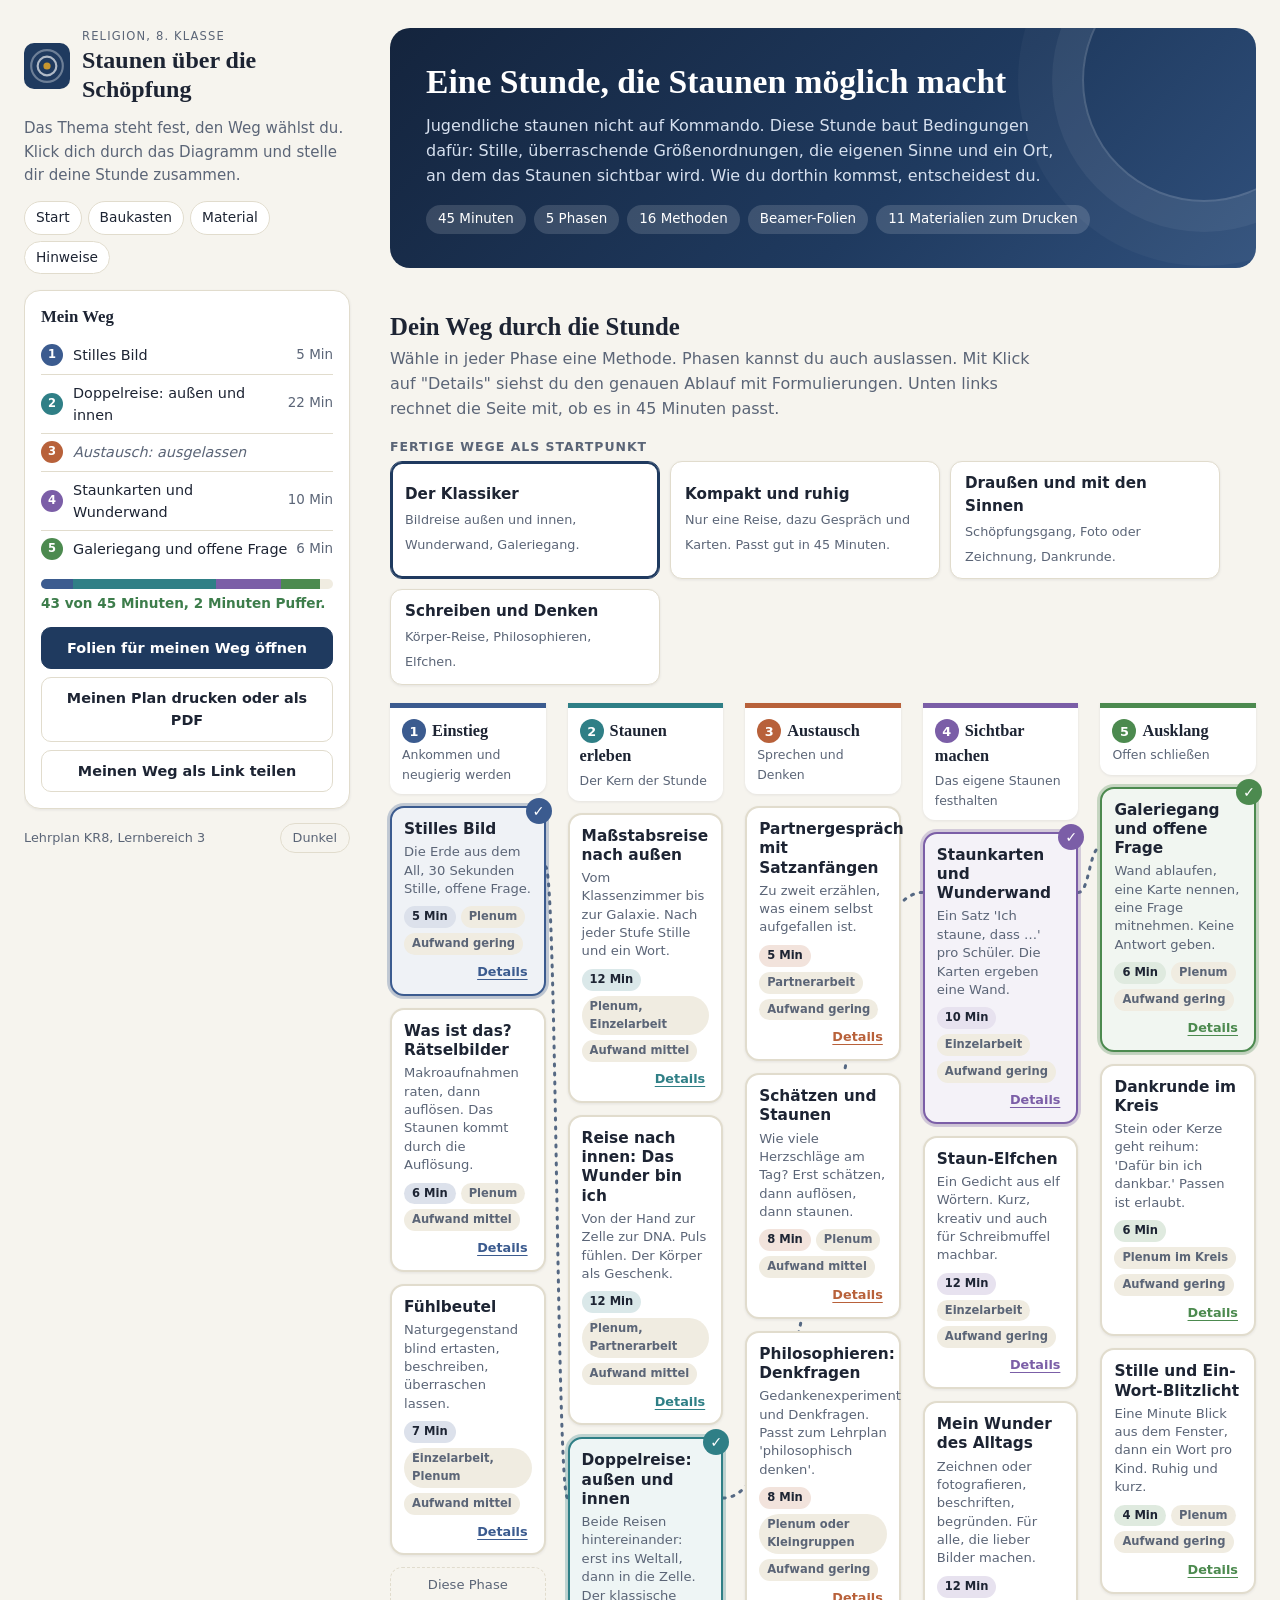
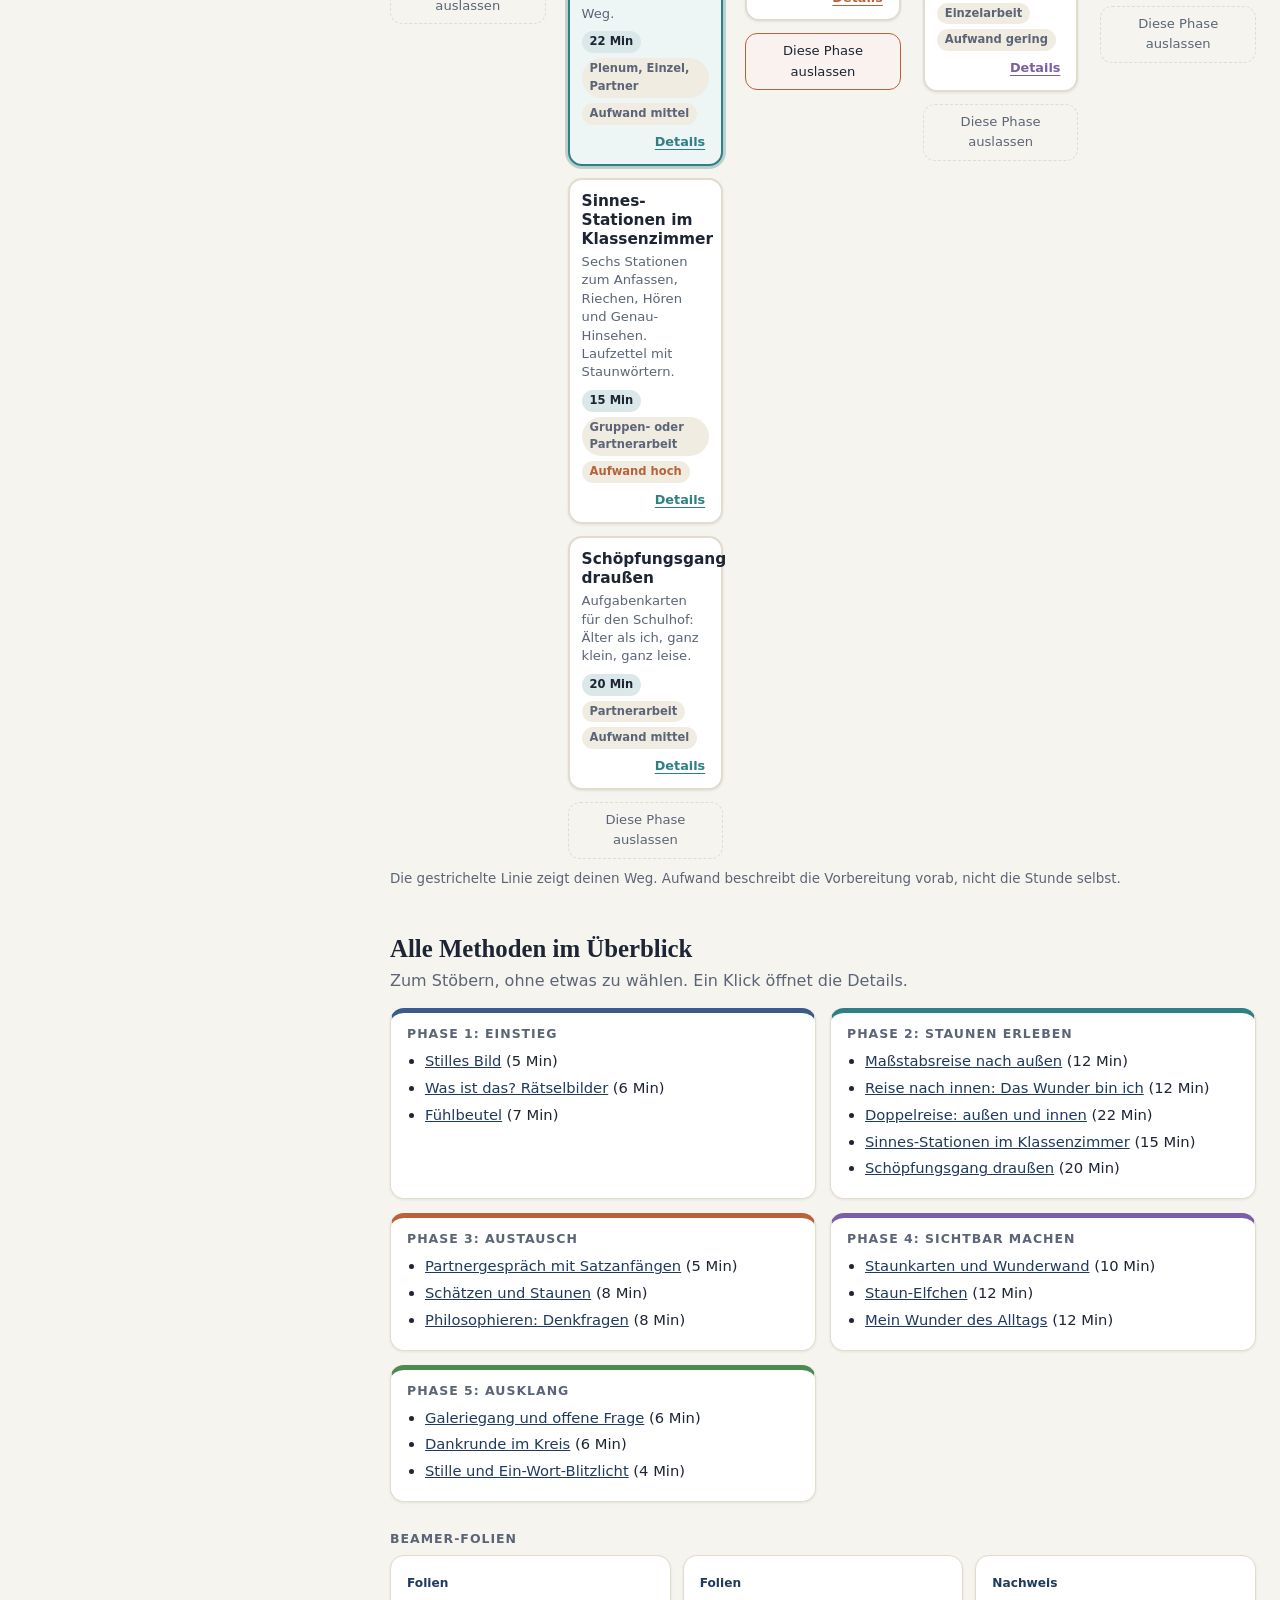
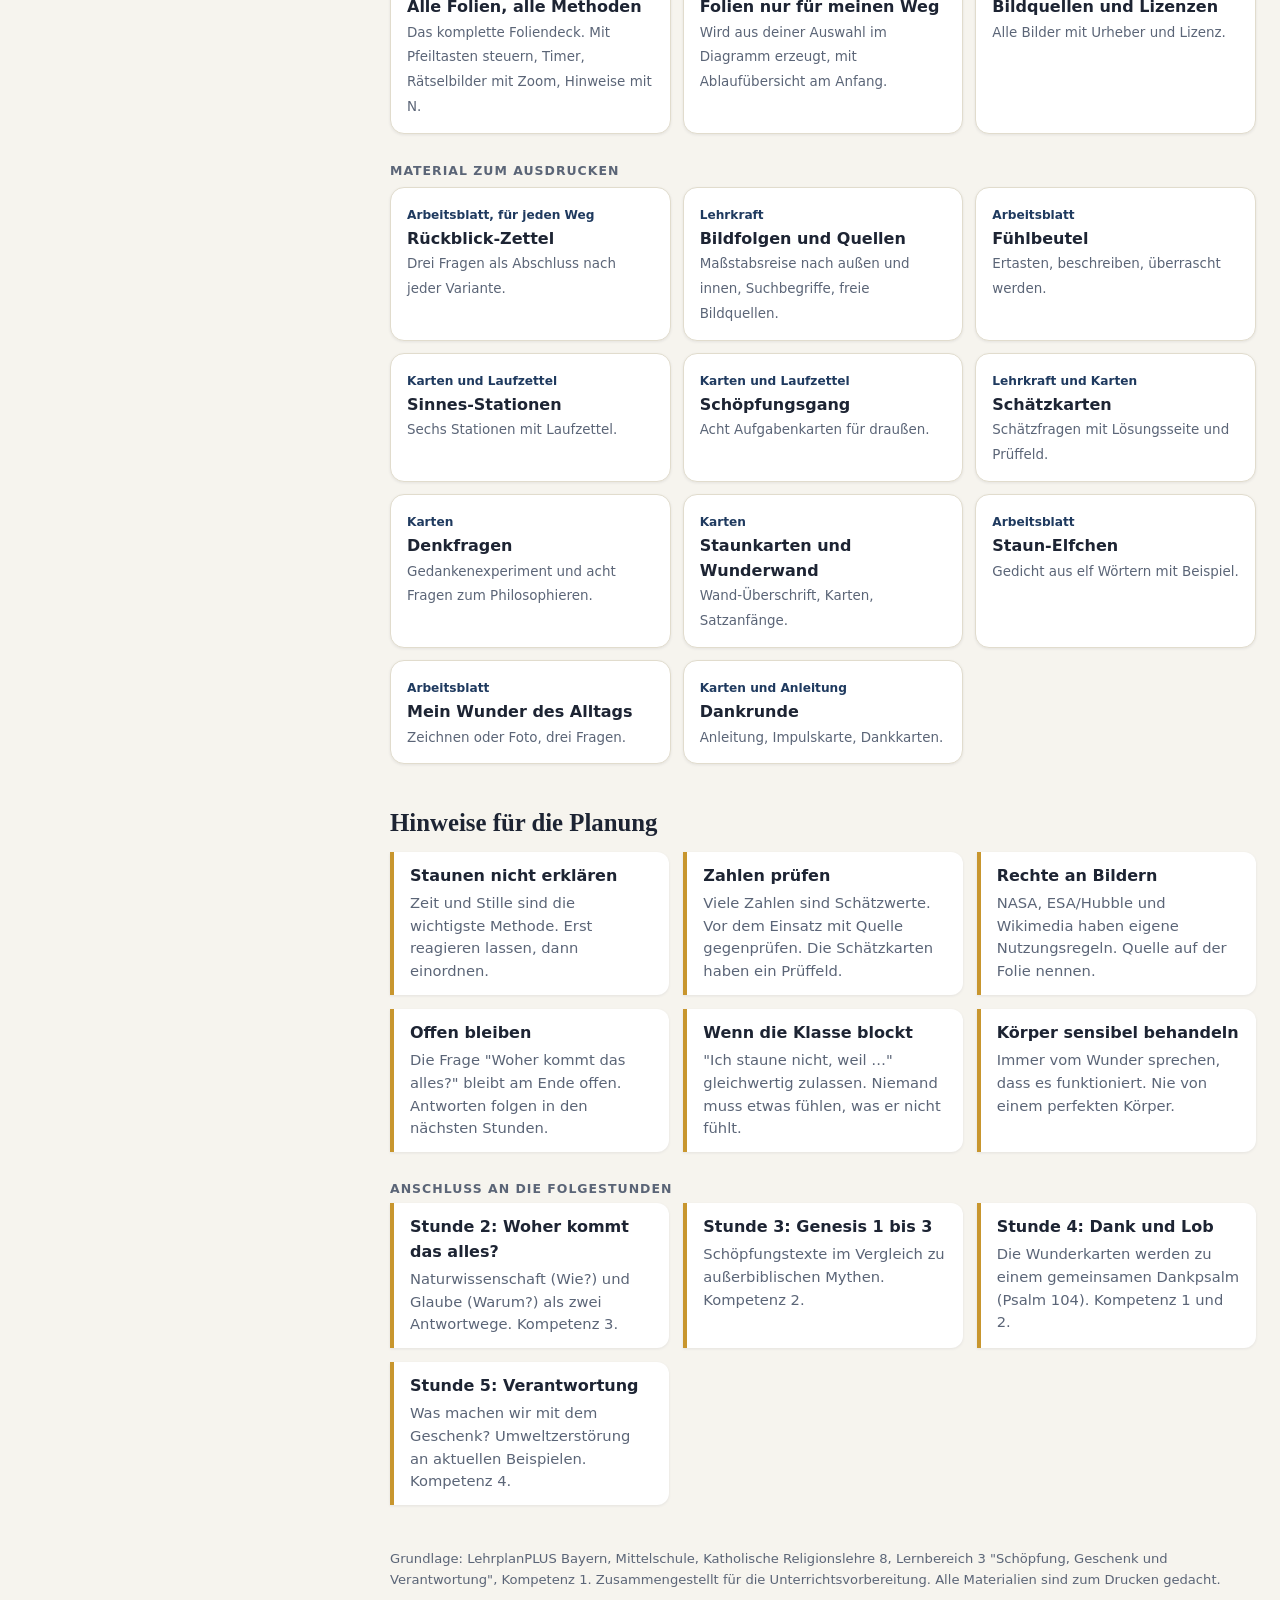
<file: index.html>
<!DOCTYPE html>
<html lang="de">
<head>
<meta charset="utf-8">
<meta name="viewport" content="width=device-width, initial-scale=1">
<title>Staunen über die Schöpfung</title>
<meta name="description" content="Stunden-Baukasten für Religion in der 8. Klasse: Wege wählen, Methoden vergleichen, Material ausdrucken.">
<link rel="icon" href="data:image/svg+xml,%3Csvg xmlns='http://www.w3.org/2000/svg' viewBox='0 0 64 64'%3E%3Crect width='64' height='64' rx='14' fill='%231f3a5f'/%3E%3Ccircle cx='32' cy='32' r='22' fill='none' stroke='%23fff' stroke-opacity='.35' stroke-width='3'/%3E%3Ccircle cx='32' cy='32' r='13' fill='none' stroke='%23fff' stroke-opacity='.65' stroke-width='3'/%3E%3Ccircle cx='32' cy='32' r='5' fill='%23c8962e'/%3E%3C/svg%3E">
<link rel="stylesheet" href="style.css">
</head>
<body>
<div class="shell">

  <aside class="side">
    <div class="id">
      <svg class="logo" viewBox="0 0 64 64" aria-hidden="true"><rect width="64" height="64" rx="14" fill="#1f3a5f"/><circle cx="32" cy="32" r="22" fill="none" stroke="#fff" stroke-opacity=".35" stroke-width="3"/><circle cx="32" cy="32" r="13" fill="none" stroke="#fff" stroke-opacity=".65" stroke-width="3"/><circle cx="32" cy="32" r="5" fill="#c8962e"/></svg>
      <div><div class="kicker">Religion, 8. Klasse</div><h1>Staunen über die Schöpfung</h1></div>
    </div>
    <p class="lead">Das Thema steht fest, den Weg wählst du. Klick dich durch das Diagramm und stelle dir deine Stunde zusammen.</p>
    <nav class="mainnav" aria-label="Bereiche">
      <a href="#start">Start</a><a href="#baukasten">Baukasten</a><a href="#bibliothek">Material</a><a href="#hinweise">Hinweise</a>
    </nav>

    <div class="panel" aria-live="polite">
      <h2>Mein Weg</h2>
      <ul class="weg" id="weglist"></ul>
      <div class="timebar" id="timebar"></div>
      <div class="timetext" id="timetext"></div>
      <div class="actions">
        <button class="btn primary" id="openSlides" type="button">Folien für meinen Weg öffnen</button>
        <button class="btn" id="printPlan" type="button">Meinen Plan drucken oder als PDF</button>
        <button class="btn" id="copyLink" type="button">Meinen Weg als Link teilen</button>
      </div>
      <div class="linkrow" id="linkrow"><input id="linkinput" readonly aria-label="Link zu meinem Weg"></div>
    </div>

    <div class="sidefoot"><span>Lehrplan KR8, Lernbereich 3</span><button class="theme" id="theme" type="button">Dunkel</button></div>
  </aside>

  <main>
    <section id="start">
      <div class="hero">
        <h2>Eine Stunde, die Staunen möglich macht</h2>
        <p>Jugendliche staunen nicht auf Kommando. Diese Stunde baut Bedingungen dafür: Stille, überraschende Größenordnungen, die eigenen Sinne und ein Ort, an dem das Staunen sichtbar wird. Wie du dorthin kommst, entscheidest du.</p>
        <div class="chiprow"><span>45 Minuten</span><span>5 Phasen</span><span>16 Methoden</span><span>Beamer-Folien</span><span>11 Materialien zum Drucken</span></div>
      </div>
    </section>

    <section id="baukasten">
      <div class="secthead">
        <div>
          <h2>Dein Weg durch die Stunde</h2>
          <p>Wähle in jeder Phase eine Methode. Phasen kannst du auch auslassen. Mit Klick auf "Details" siehst du den genauen Ablauf mit Formulierungen. Unten links rechnet die Seite mit, ob es in 45 Minuten passt.</p>
        </div>
      </div>
      <h3>Fertige Wege als Startpunkt</h3>
      <div class="presets" id="presets"></div>
      <div class="board" id="board">
        <svg id="links" aria-hidden="true"></svg>
        <div class="cols" id="cols" role="radiogroup" aria-label="Methoden pro Phase"></div>
      </div>
      <p class="legend">Die gestrichelte Linie zeigt deinen Weg. Aufwand beschreibt die Vorbereitung vorab, nicht die Stunde selbst.</p>
    </section>

    <section id="bibliothek">
      <div class="secthead">
        <div>
          <h2>Alle Methoden im Überblick</h2>
          <p>Zum Stöbern, ohne etwas zu wählen. Ein Klick öffnet die Details.</p>
        </div>
      </div>
      <div class="lib" id="lib"></div>

      <h3 style="margin-top:30px">Beamer-Folien</h3>
      <div class="mat">
        <a href="folien.html"><em>Folien</em><b>Alle Folien, alle Methoden</b><span>Das komplette Foliendeck. Mit Pfeiltasten steuern, Timer, Rätselbilder mit Zoom, Hinweise mit N.</span></a>
        <a href="#" id="slidesMine"><em>Folien</em><b>Folien nur für meinen Weg</b><span>Wird aus deiner Auswahl im Diagramm erzeugt, mit Ablaufübersicht am Anfang.</span></a>
        <a href="img/quellen.html"><em>Nachweis</em><b>Bildquellen und Lizenzen</b><span>Alle Bilder mit Urheber und Lizenz.</span></a>
      </div>

      <h3 style="margin-top:30px">Material zum Ausdrucken</h3>
      <div class="mat">
        <a href="material/rueckblick.html"><em>Arbeitsblatt, für jeden Weg</em><b>Rückblick-Zettel</b><span>Drei Fragen als Abschluss nach jeder Variante.</span></a>
        <a href="material/bildfolgen.html"><em>Lehrkraft</em><b>Bildfolgen und Quellen</b><span>Maßstabsreise nach außen und innen, Suchbegriffe, freie Bildquellen.</span></a>
        <a href="material/fuehlbeutel.html"><em>Arbeitsblatt</em><b>Fühlbeutel</b><span>Ertasten, beschreiben, überrascht werden.</span></a>
        <a href="material/stationenkarten.html"><em>Karten und Laufzettel</em><b>Sinnes-Stationen</b><span>Sechs Stationen mit Laufzettel.</span></a>
        <a href="material/schoepfungsgang.html"><em>Karten und Laufzettel</em><b>Schöpfungsgang</b><span>Acht Aufgabenkarten für draußen.</span></a>
        <a href="material/schaetzkarten.html"><em>Lehrkraft und Karten</em><b>Schätzkarten</b><span>Schätzfragen mit Lösungsseite und Prüffeld.</span></a>
        <a href="material/denkfragen.html"><em>Karten</em><b>Denkfragen</b><span>Gedankenexperiment und acht Fragen zum Philosophieren.</span></a>
        <a href="material/staunkarten.html"><em>Karten</em><b>Staunkarten und Wunderwand</b><span>Wand-Überschrift, Karten, Satzanfänge.</span></a>
        <a href="material/elfchen.html"><em>Arbeitsblatt</em><b>Staun-Elfchen</b><span>Gedicht aus elf Wörtern mit Beispiel.</span></a>
        <a href="material/mein-wunder.html"><em>Arbeitsblatt</em><b>Mein Wunder des Alltags</b><span>Zeichnen oder Foto, drei Fragen.</span></a>
        <a href="material/dankkarten.html"><em>Karten und Anleitung</em><b>Dankrunde</b><span>Anleitung, Impulskarte, Dankkarten.</span></a>
      </div>
    </section>

    <section id="hinweise">
      <div class="secthead"><div><h2>Hinweise für die Planung</h2></div></div>
      <div class="notes">
        <div class="note"><b>Staunen nicht erklären</b><p>Zeit und Stille sind die wichtigste Methode. Erst reagieren lassen, dann einordnen.</p></div>
        <div class="note"><b>Zahlen prüfen</b><p>Viele Zahlen sind Schätzwerte. Vor dem Einsatz mit Quelle gegenprüfen. Die Schätzkarten haben ein Prüffeld.</p></div>
        <div class="note"><b>Rechte an Bildern</b><p>NASA, ESA/Hubble und Wikimedia haben eigene Nutzungsregeln. Quelle auf der Folie nennen.</p></div>
        <div class="note"><b>Offen bleiben</b><p>Die Frage "Woher kommt das alles?" bleibt am Ende offen. Antworten folgen in den nächsten Stunden.</p></div>
        <div class="note"><b>Wenn die Klasse blockt</b><p>"Ich staune nicht, weil …" gleichwertig zulassen. Niemand muss etwas fühlen, was er nicht fühlt.</p></div>
        <div class="note"><b>Körper sensibel behandeln</b><p>Immer vom Wunder sprechen, dass es funktioniert. Nie von einem perfekten Körper.</p></div>
      </div>

      <h3 style="margin-top:30px">Anschluss an die Folgestunden</h3>
      <div class="notes">
        <div class="note"><b>Stunde 2: Woher kommt das alles?</b><p>Naturwissenschaft (Wie?) und Glaube (Warum?) als zwei Antwortwege. Kompetenz 3.</p></div>
        <div class="note"><b>Stunde 3: Genesis 1 bis 3</b><p>Schöpfungstexte im Vergleich zu außerbiblischen Mythen. Kompetenz 2.</p></div>
        <div class="note"><b>Stunde 4: Dank und Lob</b><p>Die Wunderkarten werden zu einem gemeinsamen Dankpsalm (Psalm 104). Kompetenz 1 und 2.</p></div>
        <div class="note"><b>Stunde 5: Verantwortung</b><p>Was machen wir mit dem Geschenk? Umweltzerstörung an aktuellen Beispielen. Kompetenz 4.</p></div>
      </div>
    </section>

    <footer>
      Grundlage: LehrplanPLUS Bayern, Mittelschule, Katholische Religionslehre 8, Lernbereich 3 "Schöpfung, Geschenk und Verantwortung", Kompetenz 1. Zusammengestellt für die Unterrichtsvorbereitung. Alle Materialien sind zum Drucken gedacht.
    </footer>
  </main>
</div>

<dialog id="dlg" aria-label="Methoden-Details"></dialog>
<div id="planprint"></div>

<script src="data.js"></script>
<script src="app.js"></script>
</body>
</html>
</file>
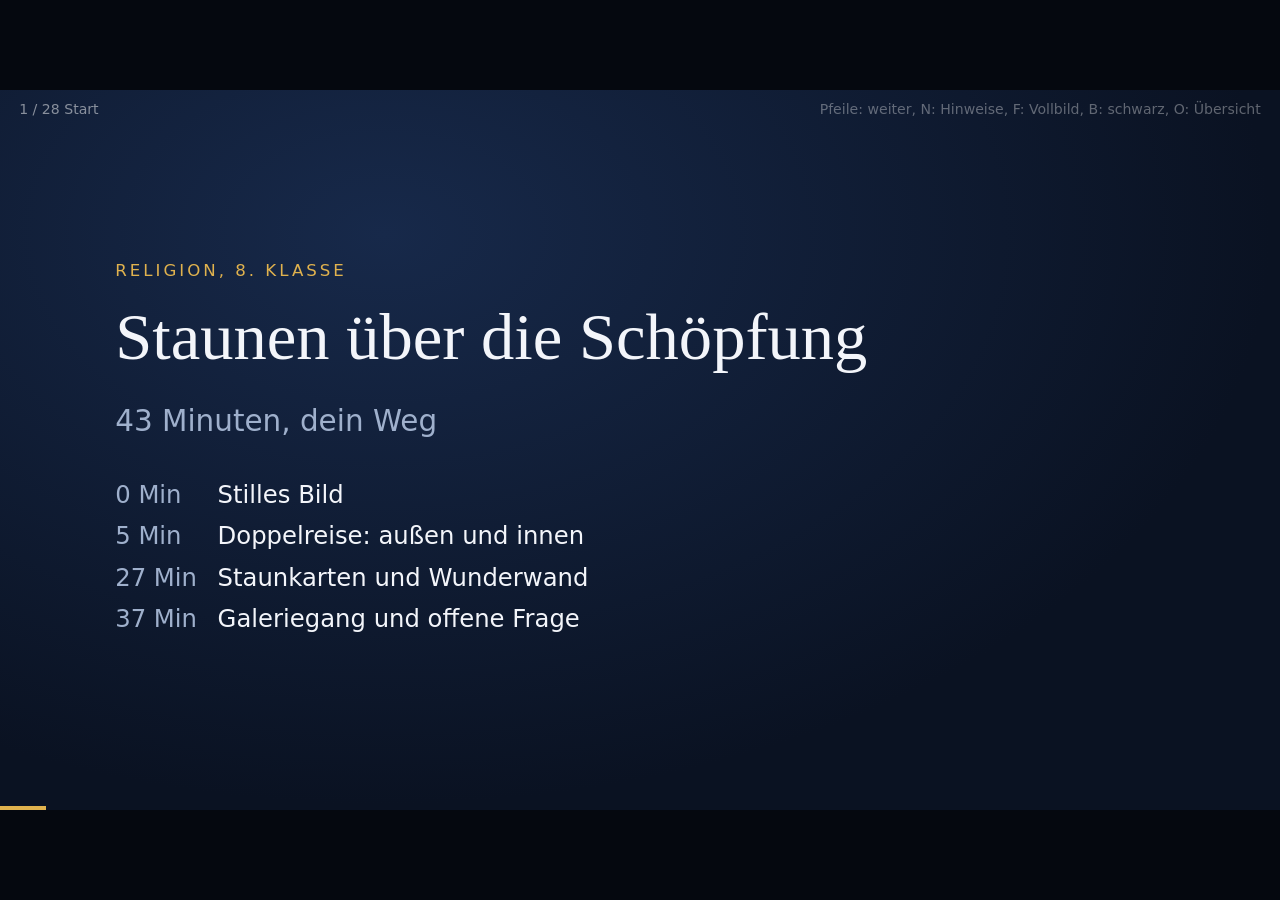
<file: folien.html>
<!DOCTYPE html>
<html lang="de">
<head>
<meta charset="utf-8">
<meta name="viewport" content="width=device-width, initial-scale=1">
<title>Folien Staunen über die Schöpfung</title>
<style>
  :root { --gold: #e0b24e; --ink: #f3f5fa; --mute: #9fb0cc; }
  * { box-sizing: border-box; }
  html, body { margin: 0; height: 100%; background: #05080f; color: var(--ink); overflow: hidden; font-family: "Avenir Next", "Segoe UI", system-ui, sans-serif; }
  .stage { position: absolute; left: 50%; top: 50%; transform: translate(-50%, -50%); width: min(100vw, 177.78vh); height: min(56.25vw, 100vh); overflow: hidden; background: radial-gradient(ellipse at 30% 20%, #17294a, #0a1222 70%); }
  .slide { position: absolute; inset: 0; display: none; padding: 7% 9%; flex-direction: column; justify-content: center; }
  .slide.on { display: flex; animation: fade .5s ease; }
  @keyframes fade { from { opacity: 0; } to { opacity: 1; } }
  .big h1 { font-family: Georgia, "Times New Roman", serif; font-weight: 400; font-size: calc(var(--u) * 5.2); line-height: 1.15; margin: 0; max-width: 85%; }
  .big p { font-size: calc(var(--u) * 2.3); color: var(--mute); max-width: 75%; margin: calc(var(--u) * 2) 0 0; line-height: 1.4; }
  .big .tag, .list .tag, .timer .tag { font-size: calc(var(--u) * 1.3); letter-spacing: .18em; text-transform: uppercase; color: var(--gold); margin-bottom: calc(var(--u) * 1.5); }
  .list h1, .timer h1 { font-family: Georgia, serif; font-weight: 400; font-size: calc(var(--u) * 4.2); margin: 0 0 calc(var(--u) * 2.2); }
  .list ul { margin: 0; padding: 0; list-style: none; font-size: calc(var(--u) * 2.5); line-height: 1.5; }
  .list li { padding-left: calc(var(--u) * 2.4); position: relative; margin-bottom: calc(var(--u) * .9); }
  .list li::before { content: ""; position: absolute; left: 0; top: .65em; width: calc(var(--u) * .9); height: calc(var(--u) * .9); border-radius: 50%; background: var(--gold); }
  .img { padding: 0; }
  .img .pic { position: absolute; inset: 0; background-size: cover; background-position: center; }
  .img .shade { position: absolute; inset: 0; background: linear-gradient(to top, rgba(3,6,12,.82) 0%, rgba(3,6,12,0) 45%); }
  .img h1 { position: absolute; left: 6%; right: 8%; bottom: 8%; margin: 0; font-family: Georgia, serif; font-weight: 400; font-size: calc(var(--u) * 4); line-height: 1.2; text-shadow: 0 2px 20px rgba(0,0,0,.8); }
  .credit { position: absolute; right: 1.5%; bottom: 1%; font-size: calc(var(--u) * .95); color: rgba(255,255,255,.65); text-shadow: 0 1px 4px rgba(0,0,0,.9); }
  .missing { position: absolute; inset: 0; display: grid; place-items: center; color: var(--mute); font-size: calc(var(--u) * 2); }
  .riddle .pic { transition: transform .9s ease, background-position .9s ease; }
  .riddle .answer { position: absolute; left: 0; right: 0; bottom: 8%; text-align: center; font-family: Georgia, serif; font-size: calc(var(--u) * 5); text-shadow: 0 2px 20px rgba(0,0,0,.9); opacity: 0; transition: opacity .6s; }
  .riddle .answer.show { opacity: 1; }
  .riddle .q { position: absolute; left: 0; right: 0; top: 8%; text-align: center; font-family: Georgia, serif; font-size: calc(var(--u) * 4.6); text-shadow: 0 2px 20px rgba(0,0,0,.9); }
  .est { align-items: center; text-align: center; }
  .est h1 { font-family: Georgia, serif; font-weight: 400; font-size: calc(var(--u) * 4.4); max-width: 88%; margin: 0; line-height: 1.2; }
  .est .a { margin-top: calc(var(--u) * 3); font-size: calc(var(--u) * 6); color: var(--gold); font-weight: 700; opacity: 0; transform: translateY(10px); transition: all .5s; }
  .est .a.show { opacity: 1; transform: none; }
  .timer { align-items: center; text-align: center; }
  .timer .clock { font-size: calc(var(--u) * 15); font-variant-numeric: tabular-nums; font-weight: 700; letter-spacing: .02em; }
  .timer .clock.done { color: var(--gold); }
  .timer p { font-size: calc(var(--u) * 2.2); color: var(--mute); margin: calc(var(--u) * 1) 0 0; }
  .timer .hint { font-size: calc(var(--u) * 1.4); margin-top: calc(var(--u) * 2.5); opacity: .7; }
  .ring { position: absolute; right: 3%; top: 4%; width: calc(var(--u) * 8); height: calc(var(--u) * 8); }
  .ring svg { width: 100%; height: 100%; transform: rotate(-90deg); }
  .ring circle { fill: none; stroke-width: 6; }
  .ring .bg { stroke: rgba(255,255,255,.2); }
  .ring .fg { stroke: var(--gold); stroke-linecap: round; transition: stroke-dashoffset 1s linear; }
  .ring .lbl { position: absolute; inset: 0; display: grid; place-items: center; font-size: calc(var(--u) * 2); font-weight: 700; }
  .ringmsg { position: absolute; right: 3%; top: calc(var(--u) * 9.5); font-size: calc(var(--u) * 1.5); color: var(--gold); text-align: right; max-width: 22%; }
  .bigstage .tag { display: block; }
  .bar { position: absolute; left: 0; bottom: 0; height: .5%; background: var(--gold); transition: width .3s; z-index: 5; }
  .meta { position: absolute; left: 1.5%; top: 1.5%; font-size: calc(var(--u) * 1.1); color: rgba(255,255,255,.5); z-index: 5; }
  .notes { position: absolute; left: 0; right: 0; bottom: 0; background: rgba(5,8,15,.94); border-top: 2px solid var(--gold); padding: 1.6% 4%; font-size: calc(var(--u) * 1.7); color: #dbe4f5; display: none; z-index: 6; }
  .notes.on { display: block; }
  .notes b { color: var(--gold); letter-spacing: .1em; text-transform: uppercase; font-size: .75em; display: block; margin-bottom: .2em; }
  .black { position: absolute; inset: 0; background: #000; display: none; z-index: 9; }
  .black.on { display: block; }
  .help { position: absolute; right: 1.5%; top: 1.5%; font-size: calc(var(--u) * 1.1); color: rgba(255,255,255,.35); z-index: 5; }
  .overview { position: absolute; inset: 0; background: rgba(5,8,15,.97); z-index: 8; display: none; padding: 5%; overflow: auto; }
  .overview.on { display: block; }
  .overview h2 { font-family: Georgia, serif; font-weight: 400; margin: 0 0 1em; font-size: calc(var(--u) * 3); }
  .overview ol { margin: 0; padding-left: 1.4em; font-size: calc(var(--u) * 1.7); line-height: 1.7; }
  .overview li { cursor: pointer; }
  .overview li:hover { color: var(--gold); }
  .overview li.cur { color: var(--gold); font-weight: 700; }
  .nav { position: absolute; inset: 0; z-index: 4; display: grid; grid-template-columns: 28% 72%; }
  .nav div { cursor: pointer; }
  .agenda { margin-top: calc(var(--u) * 2.5); font-size: calc(var(--u) * 1.9); color: var(--ink); line-height: 1.7; }
  .agenda span { color: var(--mute); display: inline-block; width: calc(var(--u) * 8); }
  @media print { html, body { overflow: visible; } }
</style>
</head>
<body>
<div class="stage" id="stage">
  <div class="meta" id="meta"></div>
  <div class="help">Pfeile: weiter, N: Hinweise, F: Vollbild, B: schwarz, O: Übersicht</div>
  <div id="slides"></div>
  <div class="nav" id="nav"><div id="prev"></div><div id="next"></div></div>
  <div class="notes" id="notes"></div>
  <div class="overview" id="overview"></div>
  <div class="black" id="black"></div>
  <div class="bar" id="bar"></div>
</div>

<script src="data.js"></script>
<script src="slides-data.js"></script>
<script>
(function () {
  "use strict";
  var METHODS = window.METHODS, PHASES = window.PHASES, SLIDES = window.SLIDES;
  var STORE = "schoepfung-weg-v1";
  var byId = {}; METHODS.forEach(function (m) { byId[m.id] = m; });
  var stage = document.getElementById("stage");
  function esc(s) { return String(s == null ? "" : s).replace(/[&<>"]/g, function (c) { return { "&": "&amp;", "<": "&lt;", ">": "&gt;", '"': "&quot;" }[c]; }); }
  function fit() { stage.style.setProperty("--u", (stage.clientWidth / 100) + "px"); }
  fit(); window.addEventListener("resize", fit);

  /* Weg bestimmen: Hash > localStorage > Standard */
  function parse(str) {
    var parts = String(str || "").split(",");
    if (parts.length !== PHASES.length) return null;
    var out = [];
    for (var i = 0; i < parts.length; i++) {
      var id = parts[i];
      if (id === "-" || id === "") { out.push(null); continue; }
      if (!byId[id] || byId[id].phase !== PHASES[i].id) return null;
      out.push(id);
    }
    return out;
  }
  var weg = null, hm = /weg=([^&]+)/.exec(location.hash || "");
  if (hm) weg = parse(decodeURIComponent(hm[1]));
  if (!weg) { try { weg = parse(localStorage.getItem(STORE)); } catch (e) { /* egal */ } }
  if (!weg) weg = (window.PRESETS[0].ids);
  var all = /alle/.test(location.hash || "");

  /* Folienliste aufbauen */
  var list = [];
  var methodIds = all ? METHODS.map(function (m) { return m.id; }) : weg.filter(Boolean);
  var total = methodIds.reduce(function (s, id) { return s + byId[id].min; }, 0);
  // Titelfolie mit Ablauf
  var t0 = 0;
  var agenda = methodIds.map(function (id) { var m = byId[id], s = '<div><span>' + t0 + " Min</span>" + esc(m.title) + "</div>"; t0 += m.min; return s; }).join("");
  list.push({ t: "title", agenda: agenda, total: total, label: "Start" });
  methodIds.forEach(function (id) {
    var m = byId[id];
    (SLIDES[id] || []).forEach(function (s, i) {
      var c = Object.assign({}, s); c.label = m.title; c.mid = id; c.first = i === 0; list.push(c);
    });
  });

  /* Bildnachweise */
  var credits = {};
  fetch("img/quellen.json").then(function (r) { return r.ok ? r.json() : []; }).then(function (arr) {
    arr.forEach(function (x) { credits[x.datei] = x.hinweisAufFolie || ""; });
    document.querySelectorAll("[data-credit]").forEach(function (n) { n.textContent = credits[n.getAttribute("data-credit")] || ""; });
  }).catch(function () { /* ohne Nachweis weiter */ });

  /* Rendern */
  var holder = document.getElementById("slides");
  var runtime = []; // pro Folie: {steps, onEnter, onLeave}
  list.forEach(function (s, idx) {
    var d = document.createElement("div");
    d.className = "slide " + (s.t === "big" || s.t === "title" ? "big" : s.t) + (s.t === "riddle" ? " img" : "");
    var rt = { steps: 0, step: 0, timers: [] };
    var h = "";
    if (s.t === "title") {
      d.className = "slide big";
      h = '<div class="tag">Religion, 8. Klasse</div><h1>Staunen über die Schöpfung</h1><p>' + s.total + ' Minuten' + (all ? ", alle Methoden" : ", dein Weg") + '</p><div class="agenda">' + s.agenda + "</div>";
    } else if (s.t === "big") {
      h = (s.first ? '<div class="tag">' + esc(s.label) + "</div>" : "") + "<h1>" + esc(s.h) + "</h1>" + (s.s ? "<p>" + esc(s.s) + "</p>" : "");
    } else if (s.t === "list") {
      h = '<div class="tag">' + esc(s.label) + "</div><h1>" + esc(s.h) + "</h1><ul>" + s.items.map(function (x) { return "<li>" + esc(x) + "</li>"; }).join("") + "</ul>";
    } else if (s.t === "img") {
      d.className = "slide img";
      h = '<div class="pic" style="background-image:url(img/' + esc(s.src) + ')' + (s.fit === "contain" ? ";background-size:contain;background-repeat:no-repeat;background-color:#000" : "") + '"></div><div class="shade"></div>' +
        (s.h ? "<h1>" + esc(s.h) + "</h1>" : "") + '<div class="credit" data-credit="' + esc(s.src) + '"></div>';
    } else if (s.t === "riddle") {
      h = '<div class="pic" style="background-image:url(img/' + esc(s.src) + ');transform:scale(3.2);transform-origin:' + esc(s.pos) + '"></div><div class="shade"></div><div class="q">Was ist das?</div><div class="answer">' + esc(s.answer) + '</div><div class="credit" data-credit="' + esc(s.src) + '"></div>';
      rt.steps = 2;
    } else if (s.t === "est") {
      h = '<h1>' + esc(s.q) + '</h1><div class="a">' + esc(s.a) + "</div>";
      rt.steps = 1;
    } else if (s.t === "timer") {
      h = '<div class="tag">' + esc(s.label) + "</div><h1>" + esc(s.h) + '</h1><div class="clock" data-secs="' + s.secs + '">' + fmt(s.secs) + "</div><p>" + esc(s.sub || "") + '</p><div class="hint">Leertaste: Start oder Pause</div>';
    }
    if (s.silence) {
      h += '<div class="ring"><svg viewBox="0 0 100 100"><circle class="bg" cx="50" cy="50" r="44"></circle><circle class="fg" cx="50" cy="50" r="44" stroke-dasharray="276.5" stroke-dashoffset="0"></circle></svg><div class="lbl">' + s.silence + '</div></div><div class="ringmsg"></div>';
    }
    d.innerHTML = h;
    var pic = d.querySelector(".pic");
    if (pic && s.src) {
      var im = new Image();
      im.onerror = function () { var m = document.createElement("div"); m.className = "missing"; m.textContent = "Bild fehlt: " + s.src; d.appendChild(m); };
      im.src = "img/" + s.src;
    }
    holder.appendChild(d);
    runtime.push(rt);
  });

  function fmt(sec) { var m = Math.floor(sec / 60), s = sec % 60; return m + ":" + (s < 10 ? "0" : "") + s; }

  /* Ablauf */
  var cur = 0, timerId = null, running = false, remaining = 0;
  var slideEls = holder.children;
  var metaEl = document.getElementById("meta"), barEl = document.getElementById("bar"), notesEl = document.getElementById("notes");

  function stopTimer() { if (timerId) { clearInterval(timerId); timerId = null; } running = false; }

  function show(i) {
    stopTimer();
    cur = Math.max(0, Math.min(list.length - 1, i));
    for (var k = 0; k < slideEls.length; k++) slideEls[k].classList.toggle("on", k === cur);
    var s = list[cur], rt = runtime[cur], d = slideEls[cur];
    rt.step = 0;
    metaEl.textContent = (cur + 1) + " / " + list.length + "   " + s.label;
    barEl.style.width = ((cur + 1) / list.length * 100) + "%";
    notesEl.innerHTML = s.note ? "<b>Hinweis für die Lehrkraft</b>" + esc(s.note) : "";
    if (s.t === "riddle") { var p = d.querySelector(".pic"); p.style.transform = "scale(3.2)"; d.querySelector(".answer").classList.remove("show"); }
    if (s.t === "est") d.querySelector(".a").classList.remove("show");
    if (s.t === "timer") { var c = d.querySelector(".clock"); remaining = s.secs; c.textContent = fmt(remaining); c.classList.remove("done"); }
    if (s.silence) startSilence(d, s.silence);
    try { history.replaceState(null, "", location.hash); } catch (e) { /* egal */ }
  }

  function startSilence(d, secs) {
    var fg = d.querySelector(".fg"), lbl = d.querySelector(".lbl"), msg = d.querySelector(".ringmsg"), left = secs, circ = 276.5;
    fg.style.transition = "none"; fg.style.strokeDashoffset = 0; lbl.textContent = left; msg.textContent = "Stille";
    setTimeout(function () { fg.style.transition = "stroke-dashoffset 1s linear"; }, 30);
    timerId = setInterval(function () {
      left--; lbl.textContent = Math.max(left, 0);
      fg.style.strokeDashoffset = circ * (1 - left / secs);
      if (left <= 0) { clearInterval(timerId); timerId = null; msg.textContent = list[cur].t === "img" ? "Schreibe ein Wort auf" : ""; }
    }, 1000);
  }

  function toggleTimer() {
    var s = list[cur];
    if (s.t !== "timer") return false;
    var c = slideEls[cur].querySelector(".clock");
    if (running) { stopTimer(); return true; }
    if (remaining <= 0) { remaining = s.secs; }
    running = true;
    timerId = setInterval(function () {
      remaining--; c.textContent = fmt(Math.max(remaining, 0));
      if (remaining <= 0) { stopTimer(); c.classList.add("done"); c.textContent = "Zeit"; }
    }, 1000);
    return true;
  }

  function next() {
    var rt = runtime[cur], s = list[cur], d = slideEls[cur];
    if (rt.steps && rt.step < rt.steps) {
      rt.step++;
      if (s.t === "riddle") {
        if (rt.step === 1) d.querySelector(".pic").style.transform = "scale(1)";
        if (rt.step === 2) d.querySelector(".answer").classList.add("show");
      }
      if (s.t === "est") d.querySelector(".a").classList.add("show");
      return;
    }
    if (cur < list.length - 1) show(cur + 1);
  }
  function prev() { if (cur > 0) show(cur - 1); }

  document.getElementById("next").addEventListener("click", next);
  document.getElementById("prev").addEventListener("click", prev);
  document.addEventListener("keydown", function (e) {
    if (e.key === "ArrowRight" || e.key === "PageDown") { next(); e.preventDefault(); }
    else if (e.key === "ArrowLeft" || e.key === "PageUp") { prev(); e.preventDefault(); }
    else if (e.key === " ") { if (!toggleTimer()) next(); e.preventDefault(); }
    else if (e.key === "Home") show(0);
    else if (e.key === "End") show(list.length - 1);
    else if (e.key === "n" || e.key === "N") notesEl.classList.toggle("on");
    else if (e.key === "b" || e.key === "B") document.getElementById("black").classList.toggle("on");
    else if (e.key === "f" || e.key === "F") { if (document.fullscreenElement) document.exitFullscreen(); else document.documentElement.requestFullscreen && document.documentElement.requestFullscreen(); }
    else if (e.key === "o" || e.key === "O") toggleOverview();
    else if (e.key === "Escape") { document.getElementById("overview").classList.remove("on"); }
  });
  var tx = null;
  document.addEventListener("touchstart", function (e) { tx = e.touches[0].clientX; }, { passive: true });
  document.addEventListener("touchend", function (e) {
    if (tx == null) return;
    var dx = e.changedTouches[0].clientX - tx; tx = null;
    if (Math.abs(dx) > 50) { if (dx < 0) next(); else prev(); }
  });

  function toggleOverview() {
    var ov = document.getElementById("overview");
    if (ov.classList.contains("on")) { ov.classList.remove("on"); return; }
    ov.innerHTML = "<h2>Übersicht</h2><ol>" + list.map(function (s, i) {
      var t = s.t === "title" ? "Titel" : (s.h || s.q || s.answer || s.src || s.label);
      return '<li data-i="' + i + '" class="' + (i === cur ? "cur" : "") + '">' + esc(s.label) + ": " + esc(t) + "</li>";
    }).join("") + "</ol>";
    ov.classList.add("on");
    ov.onclick = function (e) { var li = e.target.closest("li"); if (li) { ov.classList.remove("on"); show(+li.dataset.i); } };
  }

  show(0);
})();
</script>
</body>
</html>
</file>
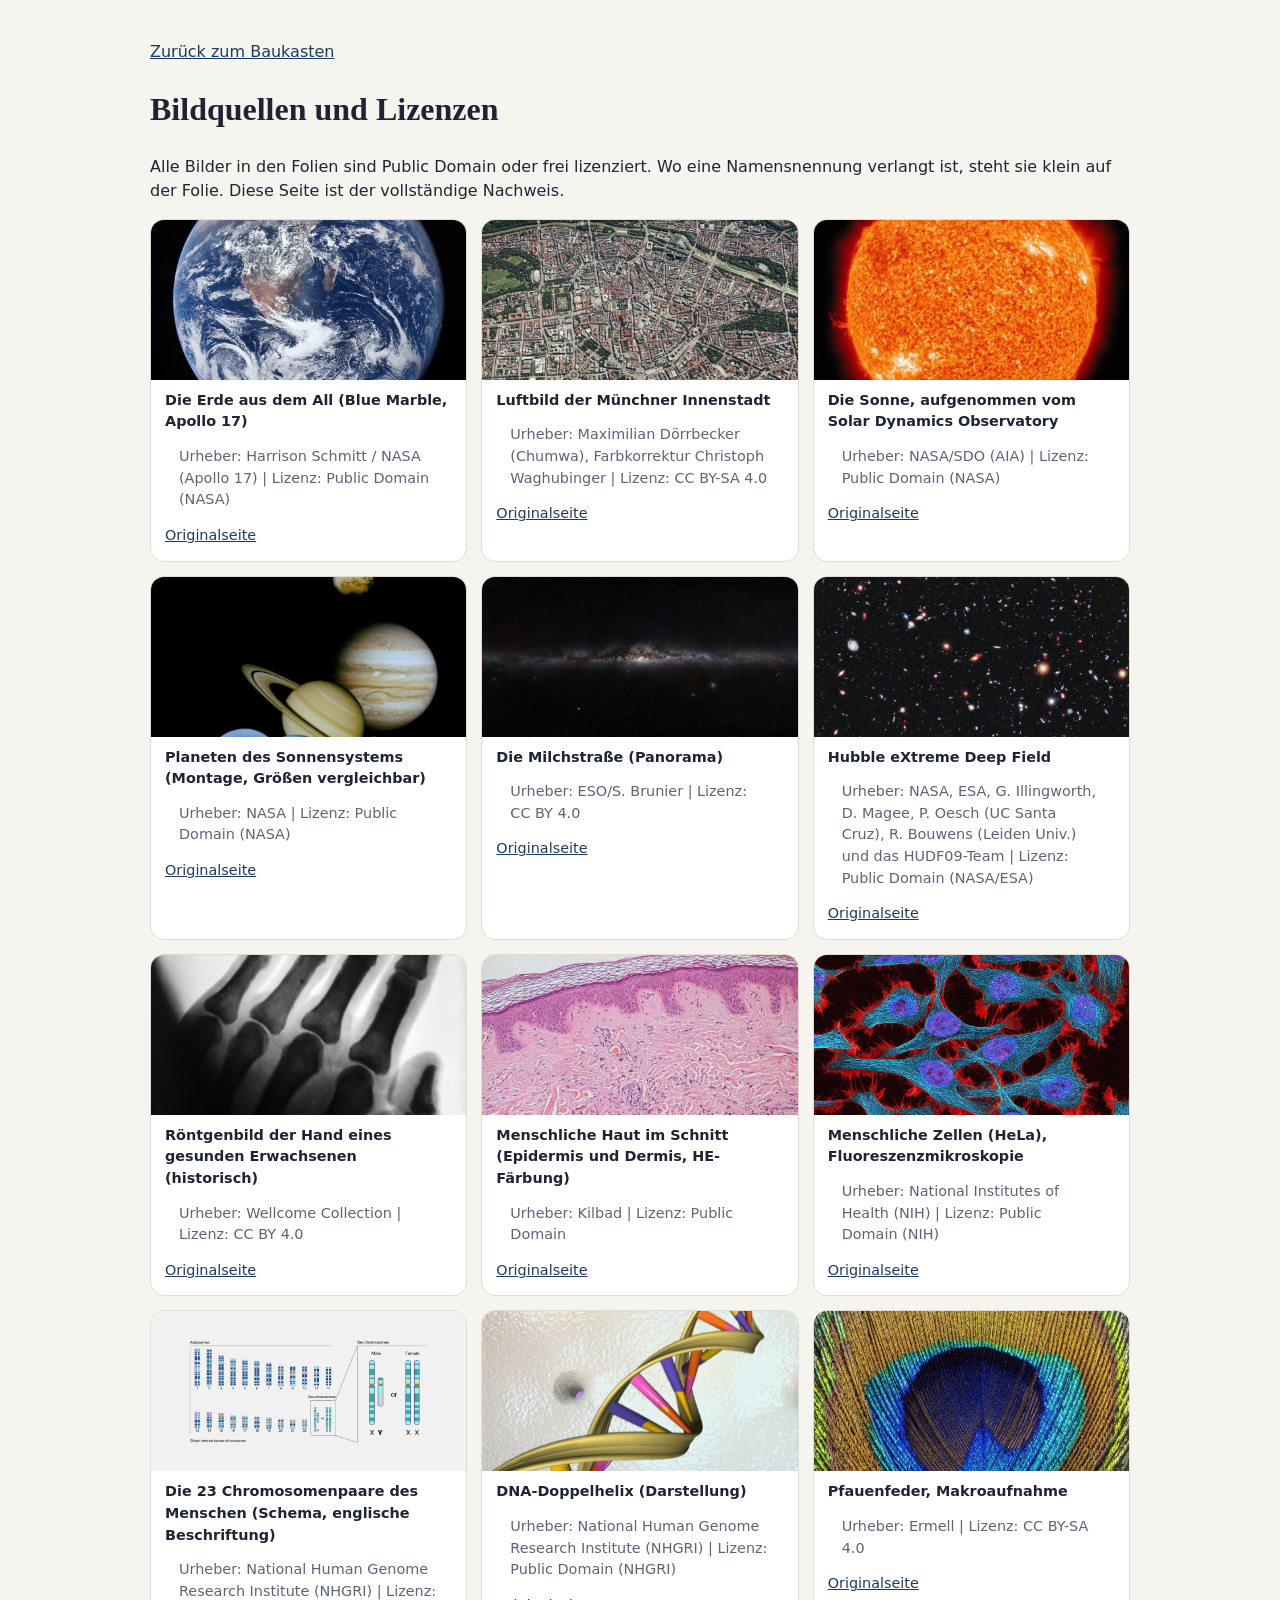
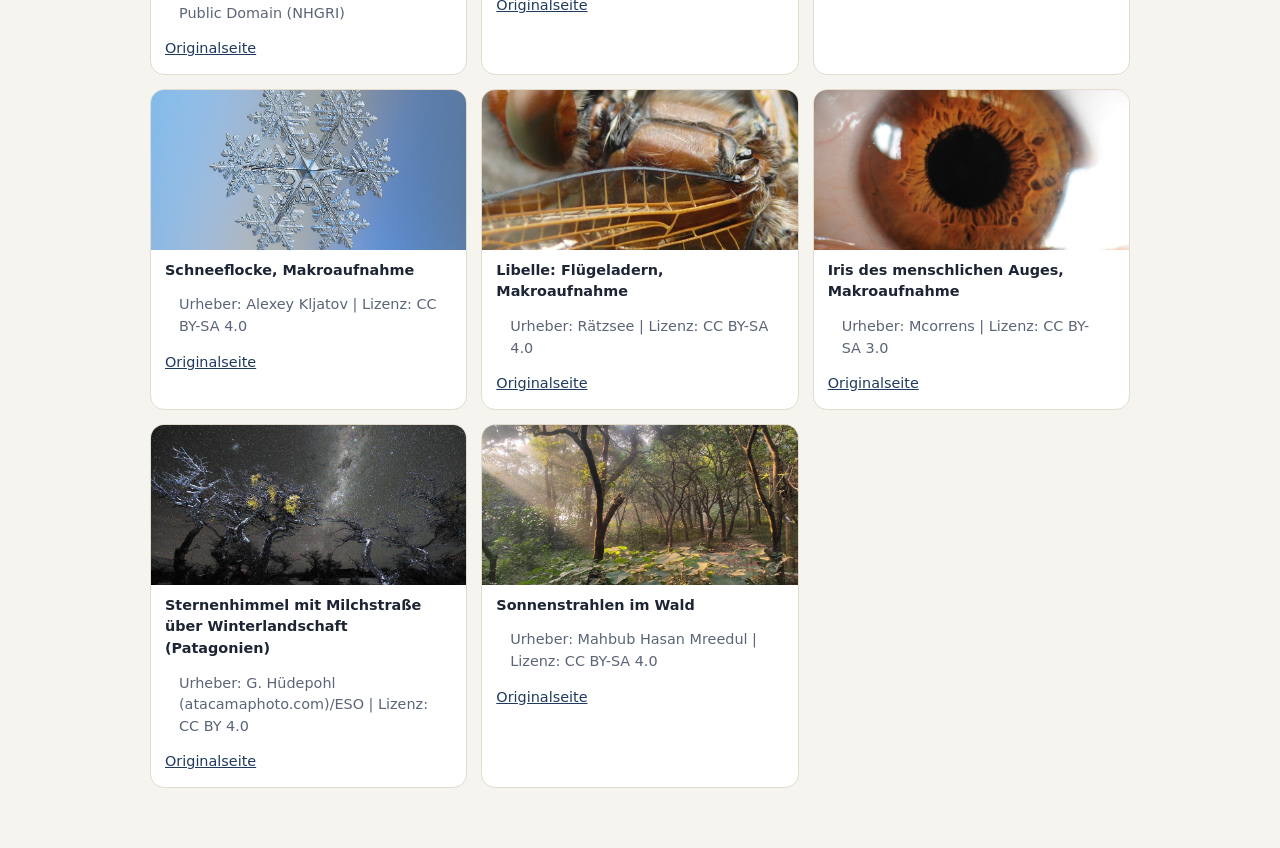
<file: img/quellen.html>
<!DOCTYPE html>
<html lang="de"><head><meta charset="utf-8"><meta name="viewport" content="width=device-width, initial-scale=1"><title>Bildquellen und Lizenzen</title>
<style>
  body { margin: 0; font: 16px/1.5 "Avenir Next", "Segoe UI", system-ui, sans-serif; background: #f6f4ee; color: #1d2433; }
  main { max-width: 980px; margin: 0 auto; padding: 24px 18px 60px; }
  h1 { font-family: Georgia, serif; }
  a { color: #1f3a5f; }
  .grid { display: grid; grid-template-columns: repeat(auto-fill, minmax(280px, 1fr)); gap: 14px; }
  .c { background: #fff; border: 1px solid #e1dccd; border-radius: 14px; overflow: hidden; }
  .c img { width: 100%; height: 160px; object-fit: cover; display: block; background: #ddd; }
  .c div { padding: 10px 14px 14px; font-size: .9rem; }
  .c b { display: block; margin-bottom: 3px; }
  .lic { color: #5b6577; }
  @media (prefers-color-scheme: dark) { body { background: #12161f; color: #e8ebf2; } .c { background: #1b2130; border-color: #2e3750; } a { color: #8fb0e0; } .lic { color: #9aa5ba; } }
</style></head><body><main>
<p><a href="../index.html">Zurück zum Baukasten</a></p>
<h1>Bildquellen und Lizenzen</h1>
<p>Alle Bilder in den Folien sind Public Domain oder frei lizenziert. Wo eine Namensnennung verlangt ist, steht sie klein auf der Folie. Diese Seite ist der vollständige Nachweis.</p>
<div class="grid" id="g"></div>
<script>
fetch("quellen.json").then(function (r) { return r.json(); }).then(function (arr) {
  var g = document.getElementById("g");
  arr.forEach(function (x) {
    var c = document.createElement("div"); c.className = "c";
    var img = document.createElement("img"); img.src = x.datei; img.alt = x.titel || x.datei; img.loading = "lazy";
    var d = document.createElement("div");
    var b = document.createElement("b"); b.textContent = x.titel || x.datei;
    var u = document.createElement("div"); u.className = "lic"; u.textContent = "Urheber: " + (x.urheber || "unbekannt") + " | Lizenz: " + (x.lizenz || "");
    var a = document.createElement("a"); a.href = x.quelleUrl; a.textContent = "Originalseite"; a.target = "_blank"; a.rel = "noopener";
    d.appendChild(b); d.appendChild(u); d.appendChild(a); c.appendChild(img); c.appendChild(d); g.appendChild(c);
  });
}).catch(function () { document.getElementById("g").textContent = "Nachweis konnte nicht geladen werden."; });
</script></main></body></html>
</file>
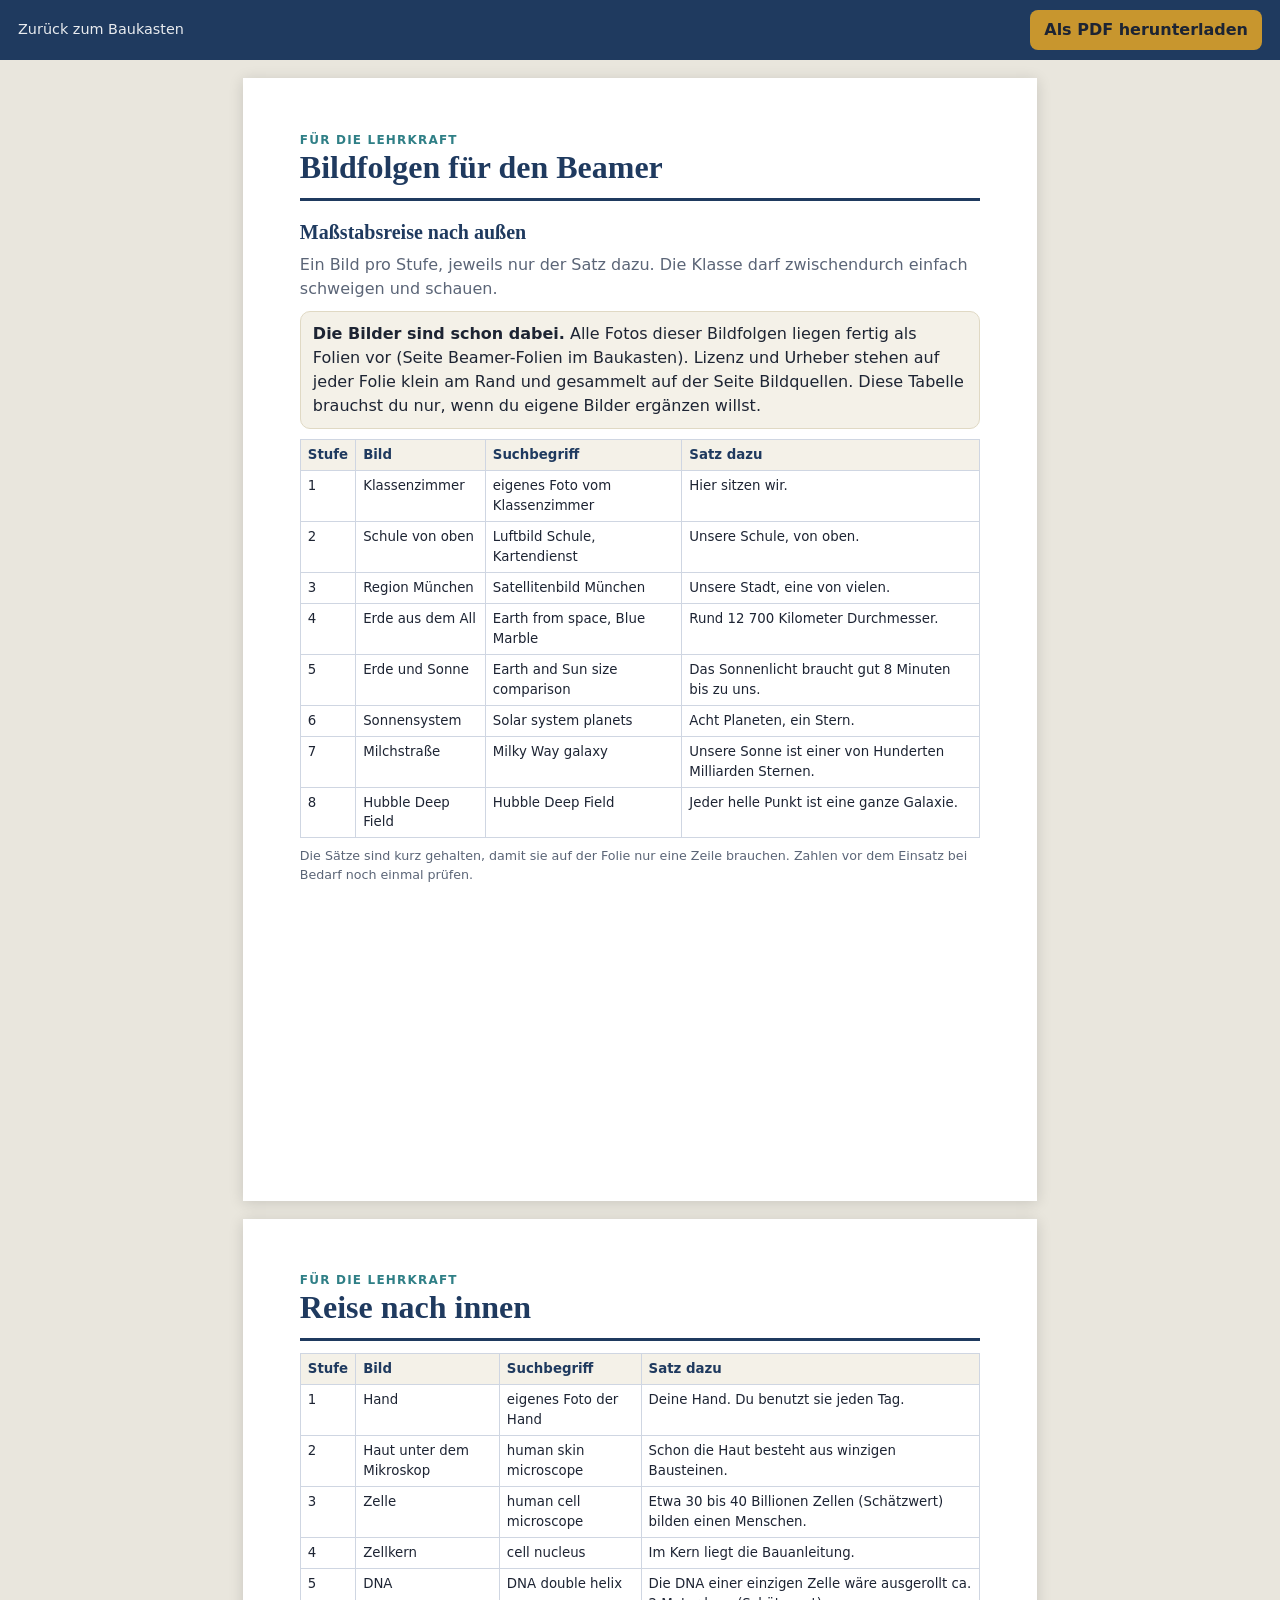
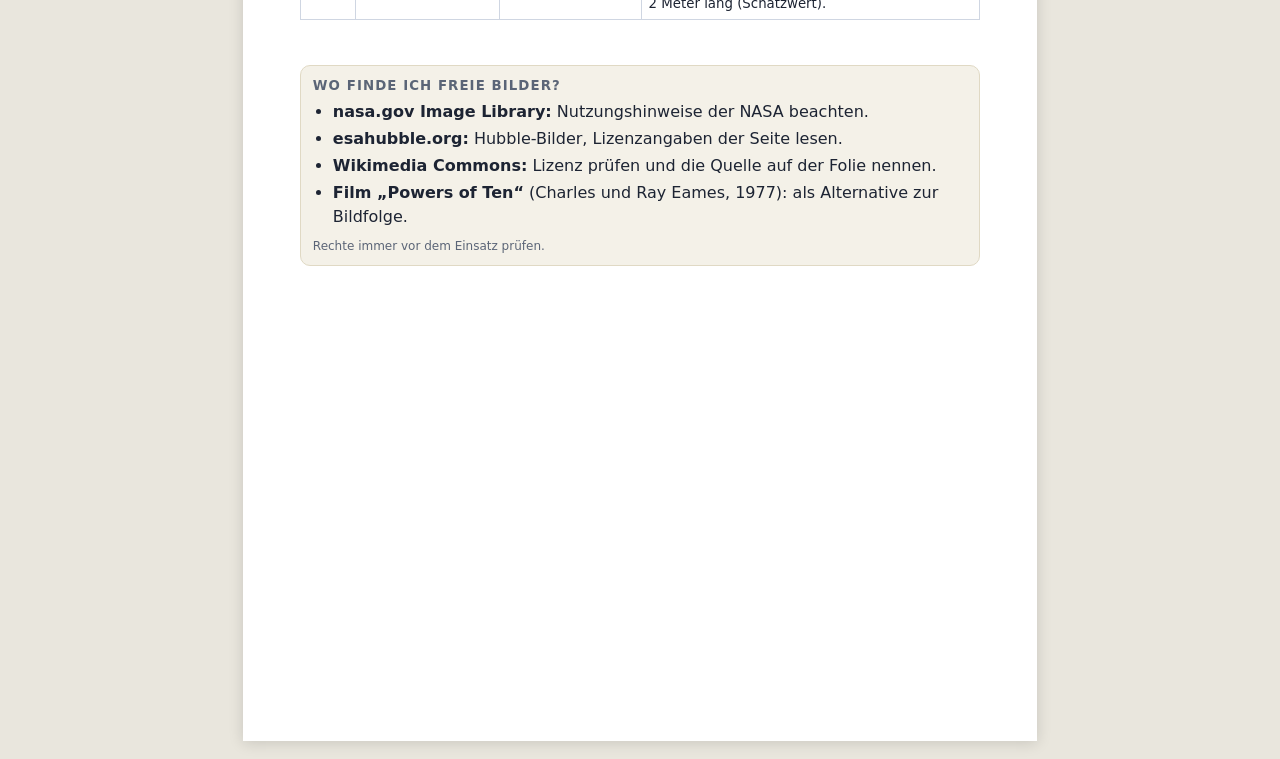
<file: material/bildfolgen.html>
<!DOCTYPE html><html lang="de"><head><meta charset="utf-8"><meta name="viewport" content="width=device-width, initial-scale=1"><title>Bildfolgen für den Beamer</title><link rel="stylesheet" href="material.css"><style>table{width:100%;border-collapse:collapse;font-size:10pt}th,td{border:1px solid var(--line);padding:5px 7px;text-align:left;vertical-align:top}th{background:var(--soft);color:var(--navy)}</style></head><body>
<div class="toolbar"><a href="../index.html#bibliothek">Zurück zum Baukasten</a><button onclick="window.print()">Als PDF herunterladen</button></div>
<div class="page">
<div class="head"><div><div class="kicker">Für die Lehrkraft</div><h1>Bildfolgen für den Beamer</h1></div></div>
<h2>Maßstabsreise nach außen</h2>
<p class="sub">Ein Bild pro Stufe, jeweils nur der Satz dazu. Die Klasse darf zwischendurch einfach schweigen und schauen.</p>
<div class="box soft" style="margin:8px 0 10px"><b>Die Bilder sind schon dabei.</b> Alle Fotos dieser Bildfolgen liegen fertig als Folien vor (Seite Beamer-Folien im Baukasten). Lizenz und Urheber stehen auf jeder Folie klein am Rand und gesammelt auf der Seite Bildquellen. Diese Tabelle brauchst du nur, wenn du eigene Bilder ergänzen willst.</div><table><tr><th>Stufe</th><th>Bild</th><th>Suchbegriff</th><th>Satz dazu</th></tr>
<tr><td>1</td><td>Klassenzimmer</td><td>eigenes Foto vom Klassenzimmer</td><td>Hier sitzen wir.</td></tr>
<tr><td>2</td><td>Schule von oben</td><td>Luftbild Schule, Kartendienst</td><td>Unsere Schule, von oben.</td></tr>
<tr><td>3</td><td>Region München</td><td>Satellitenbild München</td><td>Unsere Stadt, eine von vielen.</td></tr>
<tr><td>4</td><td>Erde aus dem All</td><td>Earth from space, Blue Marble</td><td>Rund 12 700 Kilometer Durchmesser.</td></tr>
<tr><td>5</td><td>Erde und Sonne</td><td>Earth and Sun size comparison</td><td>Das Sonnenlicht braucht gut 8 Minuten bis zu uns.</td></tr>
<tr><td>6</td><td>Sonnensystem</td><td>Solar system planets</td><td>Acht Planeten, ein Stern.</td></tr>
<tr><td>7</td><td>Milchstraße</td><td>Milky Way galaxy</td><td>Unsere Sonne ist einer von Hunderten Milliarden Sternen.</td></tr>
<tr><td>8</td><td>Hubble Deep Field</td><td>Hubble Deep Field</td><td>Jeder helle Punkt ist eine ganze Galaxie.</td></tr>
</table>
<p class="hint" style="margin-top:8px">Die Sätze sind kurz gehalten, damit sie auf der Folie nur eine Zeile brauchen. Zahlen vor dem Einsatz bei Bedarf noch einmal prüfen.</p>
</div>
<div class="page">
<div class="head"><div><div class="kicker">Für die Lehrkraft</div><h1>Reise nach innen</h1></div></div>
<table><tr><th>Stufe</th><th>Bild</th><th>Suchbegriff</th><th>Satz dazu</th></tr>
<tr><td>1</td><td>Hand</td><td>eigenes Foto der Hand</td><td>Deine Hand. Du benutzt sie jeden Tag.</td></tr>
<tr><td>2</td><td>Haut unter dem Mikroskop</td><td>human skin microscope</td><td>Schon die Haut besteht aus winzigen Bausteinen.</td></tr>
<tr><td>3</td><td>Zelle</td><td>human cell microscope</td><td>Etwa 30 bis 40 Billionen Zellen (Schätzwert) bilden einen Menschen.</td></tr>
<tr><td>4</td><td>Zellkern</td><td>cell nucleus</td><td>Im Kern liegt die Bauanleitung.</td></tr>
<tr><td>5</td><td>DNA</td><td>DNA double helix</td><td>Die DNA einer einzigen Zelle wäre ausgerollt ca. 2 Meter lang (Schätzwert).</td></tr>
</table>
<div class="box soft" style="margin-top:12mm"><h3 style="margin-top:0">Wo finde ich freie Bilder?</h3>
<ul>
<li><b>nasa.gov Image Library:</b> Nutzungshinweise der NASA beachten.</li>
<li><b>esahubble.org:</b> Hubble-Bilder, Lizenzangaben der Seite lesen.</li>
<li><b>Wikimedia Commons:</b> Lizenz prüfen und die Quelle auf der Folie nennen.</li>
<li><b>Film „Powers of Ten“</b> (Charles und Ray Eames, 1977): als Alternative zur Bildfolge.</li>
</ul>
<p class="small" style="margin:0">Rechte immer vor dem Einsatz prüfen.</p></div>
</div>
</body></html>
</file>
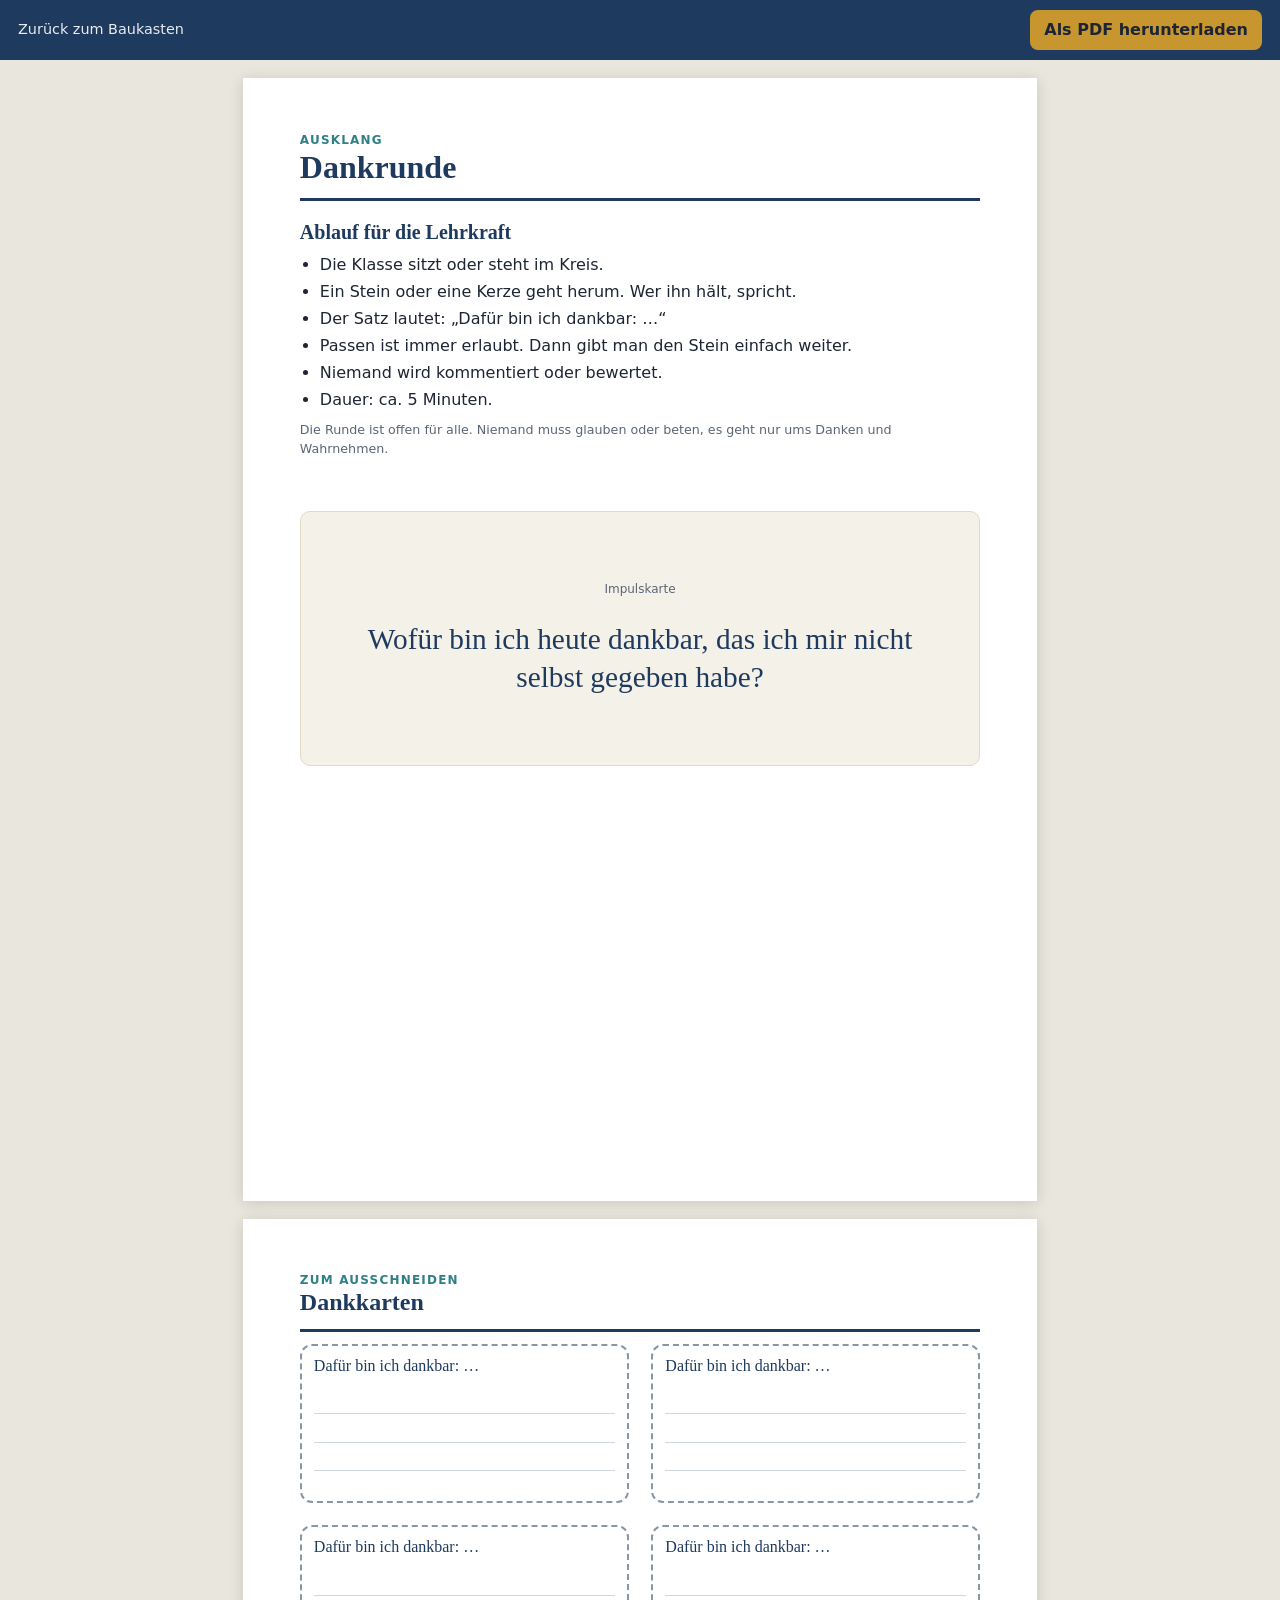
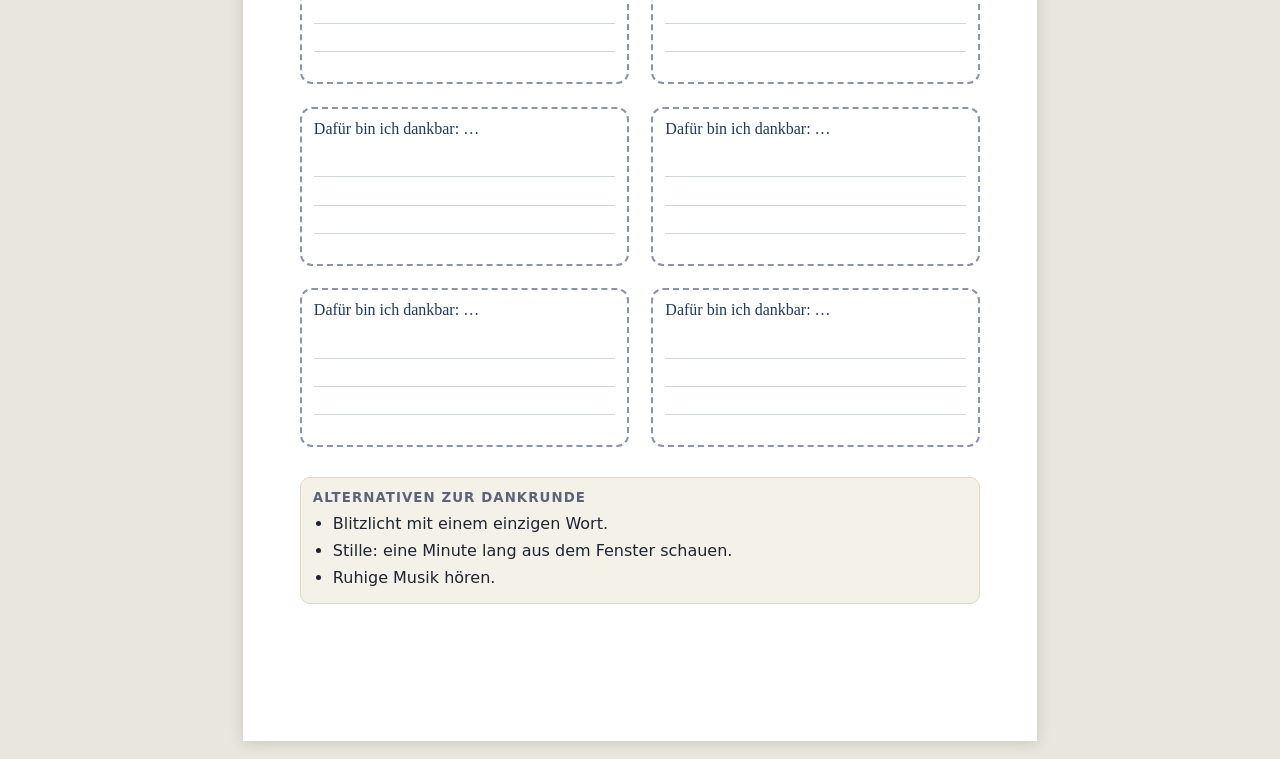
<file: material/dankkarten.html>
<!DOCTYPE html><html lang="de"><head><meta charset="utf-8"><meta name="viewport" content="width=device-width, initial-scale=1"><title>Dankkarten</title><link rel="stylesheet" href="material.css"><style>.k{font-family:Georgia,serif;font-size:12pt;color:var(--navy);margin:0}.card.s{min-height:42mm;padding:8px 12px}.card.s .lines i{height:7.5mm}</style></head><body>
<div class="toolbar"><a href="../index.html#bibliothek">Zurück zum Baukasten</a><button onclick="window.print()">Als PDF herunterladen</button></div>
<div class="page">
<div class="head"><div><div class="kicker">Ausklang</div><h1>Dankrunde</h1></div></div>
<h2>Ablauf für die Lehrkraft</h2>
<ul>
<li>Die Klasse sitzt oder steht im Kreis.</li>
<li>Ein Stein oder eine Kerze geht herum. Wer ihn hält, spricht.</li>
<li>Der Satz lautet: „Dafür bin ich dankbar: …“</li>
<li>Passen ist immer erlaubt. Dann gibt man den Stein einfach weiter.</li>
<li>Niemand wird kommentiert oder bewertet.</li>
<li>Dauer: ca. 5 Minuten.</li>
</ul>
<p class="hint">Die Runde ist offen für alle. Niemand muss glauben oder beten, es geht nur ums Danken und Wahrnehmen.</p>
<div class="box soft" style="margin-top:14mm;padding:18mm 12mm;text-align:center"><div class="small" style="margin-bottom:6mm">Impulskarte</div><div class="big-q" style="font-size:22pt">Wofür bin ich heute dankbar, das ich mir nicht selbst gegeben habe?</div></div>
</div>
<div class="page">
<div class="head"><div><div class="kicker">Zum Ausschneiden</div><h1 style="font-size:18pt">Dankkarten</h1></div></div>
<div class="cards">
<div class="card s"><p class="k">Dafür bin ich dankbar: …</p><div class="lines"><i></i><i></i><i></i></div></div>
<div class="card s"><p class="k">Dafür bin ich dankbar: …</p><div class="lines"><i></i><i></i><i></i></div></div>
<div class="card s"><p class="k">Dafür bin ich dankbar: …</p><div class="lines"><i></i><i></i><i></i></div></div>
<div class="card s"><p class="k">Dafür bin ich dankbar: …</p><div class="lines"><i></i><i></i><i></i></div></div>
<div class="card s"><p class="k">Dafür bin ich dankbar: …</p><div class="lines"><i></i><i></i><i></i></div></div>
<div class="card s"><p class="k">Dafür bin ich dankbar: …</p><div class="lines"><i></i><i></i><i></i></div></div>
<div class="card s"><p class="k">Dafür bin ich dankbar: …</p><div class="lines"><i></i><i></i><i></i></div></div>
<div class="card s"><p class="k">Dafür bin ich dankbar: …</p><div class="lines"><i></i><i></i><i></i></div></div>
</div>
<div class="box soft" style="margin-top:8mm"><h3 style="margin-top:0">Alternativen zur Dankrunde</h3>
<ul style="margin:0">
<li>Blitzlicht mit einem einzigen Wort.</li>
<li>Stille: eine Minute lang aus dem Fenster schauen.</li>
<li>Ruhige Musik hören.</li>
</ul></div>
</div>
</body></html>
</file>
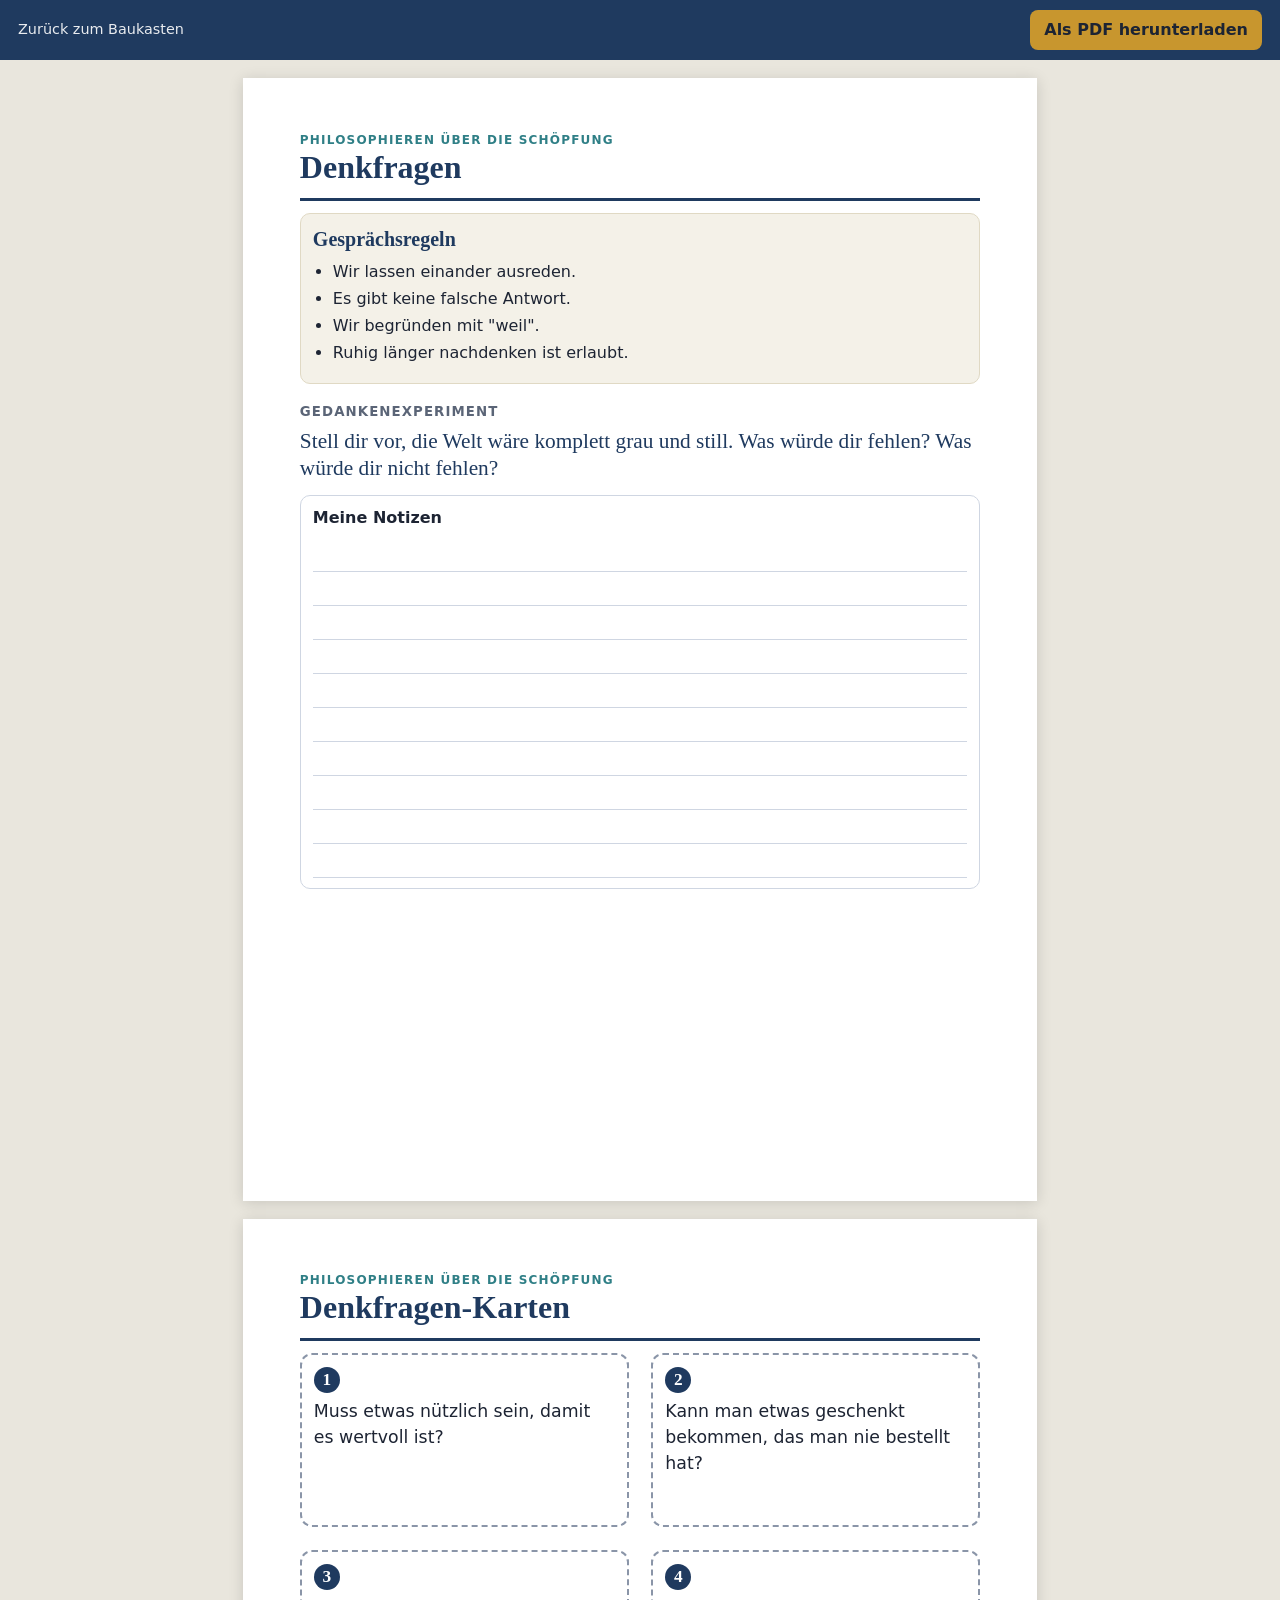
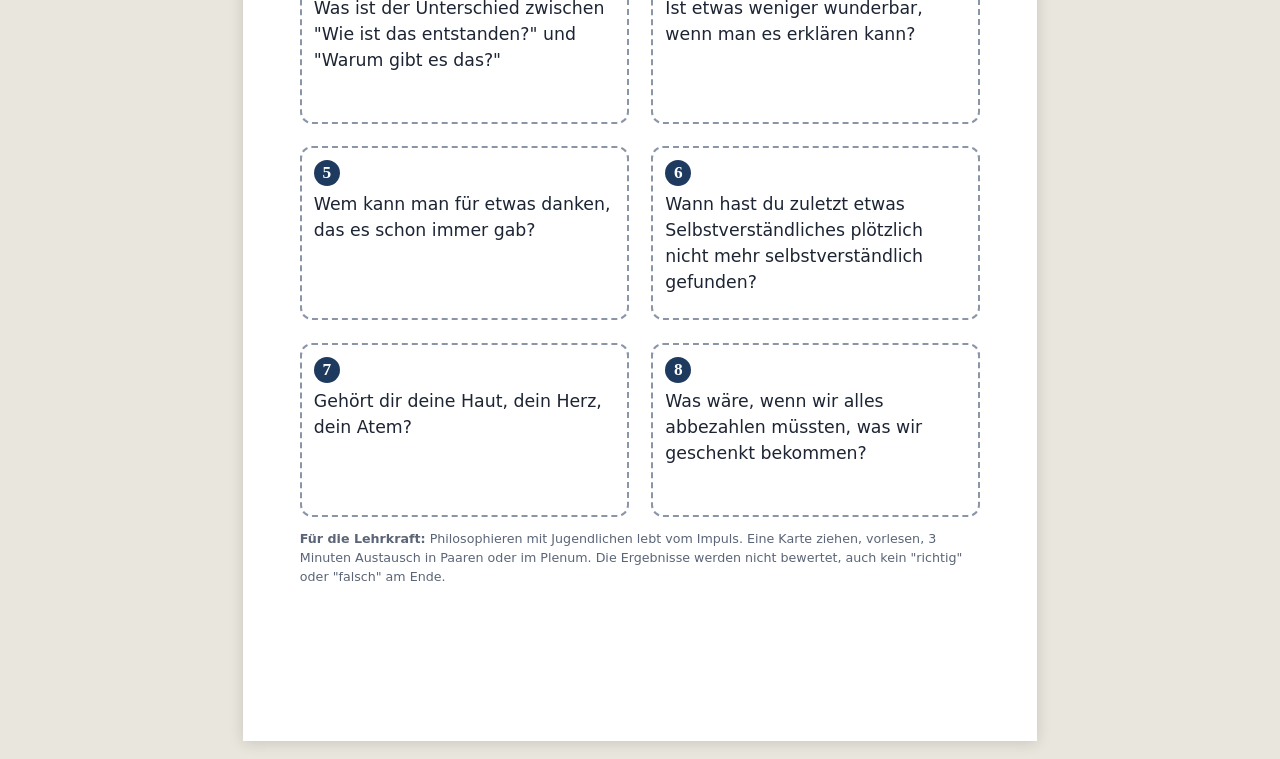
<file: material/denkfragen.html>
<!DOCTYPE html><html lang="de"><head><meta charset="utf-8"><meta name="viewport" content="width=device-width, initial-scale=1"><title> Denkfragen</title><link rel="stylesheet" href="material.css"><style>table.t{width:100%;border-collapse:collapse;font-size:10.5pt}table.t th,table.t td{border:1.5px solid var(--line);padding:6px 8px;text-align:left;vertical-align:top}table.t th{background:var(--soft);color:var(--navy)}</style></head><body><div class="toolbar"><a href="../index.html#bibliothek">Zurück zum Baukasten</a><button onclick="window.print()">Als PDF herunterladen</button></div>
<div class="page"><div class="head"><div><div class="kicker">Philosophieren über die Schöpfung</div><h1>Denkfragen</h1></div></div>
<div class="box soft"><h2 style="margin-top:0">Gesprächsregeln</h2><ul><li>Wir lassen einander ausreden.</li><li>Es gibt keine falsche Antwort.</li><li>Wir begründen mit "weil".</li><li>Ruhig länger nachdenken ist erlaubt.</li></ul></div>
<h3 style="margin-top:18px">Gedankenexperiment</h3>
<p class="big-q" style="margin:6px 0 12px">Stell dir vor, die Welt wäre komplett grau und still. Was würde dir fehlen? Was würde dir nicht fehlen?</p>
<div class="box"><b>Meine Notizen</b>
<div class="lines"><i></i><i></i><i></i><i></i><i></i><i></i><i></i><i></i><i></i><i></i></div></div>
</div>
<div class="page"><div class="head"><div><div class="kicker">Philosophieren über die Schöpfung</div><h1>Denkfragen-Karten</h1></div></div><div class="cards">
<div class="card" style="min-height:46mm"><h2><span class="cn">1</span></h2><p style="font-size:13pt">Muss etwas nützlich sein, damit es wertvoll ist?</p></div>
<div class="card" style="min-height:46mm"><h2><span class="cn">2</span></h2><p style="font-size:13pt">Kann man etwas geschenkt bekommen, das man nie bestellt hat?</p></div>
<div class="card" style="min-height:46mm"><h2><span class="cn">3</span></h2><p style="font-size:13pt">Was ist der Unterschied zwischen "Wie ist das entstanden?" und "Warum gibt es das?"</p></div>
<div class="card" style="min-height:46mm"><h2><span class="cn">4</span></h2><p style="font-size:13pt">Ist etwas weniger wunderbar, wenn man es erklären kann?</p></div>
<div class="card" style="min-height:46mm"><h2><span class="cn">5</span></h2><p style="font-size:13pt">Wem kann man für etwas danken, das es schon immer gab?</p></div>
<div class="card" style="min-height:46mm"><h2><span class="cn">6</span></h2><p style="font-size:13pt">Wann hast du zuletzt etwas Selbstverständliches plötzlich nicht mehr selbstverständlich gefunden?</p></div>
<div class="card" style="min-height:46mm"><h2><span class="cn">7</span></h2><p style="font-size:13pt">Gehört dir deine Haut, dein Herz, dein Atem?</p></div>
<div class="card" style="min-height:46mm"><h2><span class="cn">8</span></h2><p style="font-size:13pt">Was wäre, wenn wir alles abbezahlen müssten, was wir geschenkt bekommen?</p></div>
</div><p class="hint" style="margin-top:12px"><b>Für die Lehrkraft:</b> Philosophieren mit Jugendlichen lebt vom Impuls. Eine Karte ziehen, vorlesen, 3 Minuten Austausch in Paaren oder im Plenum. Die Ergebnisse werden nicht bewertet, auch kein "richtig" oder "falsch" am Ende.</p></div></body></html>
</file>
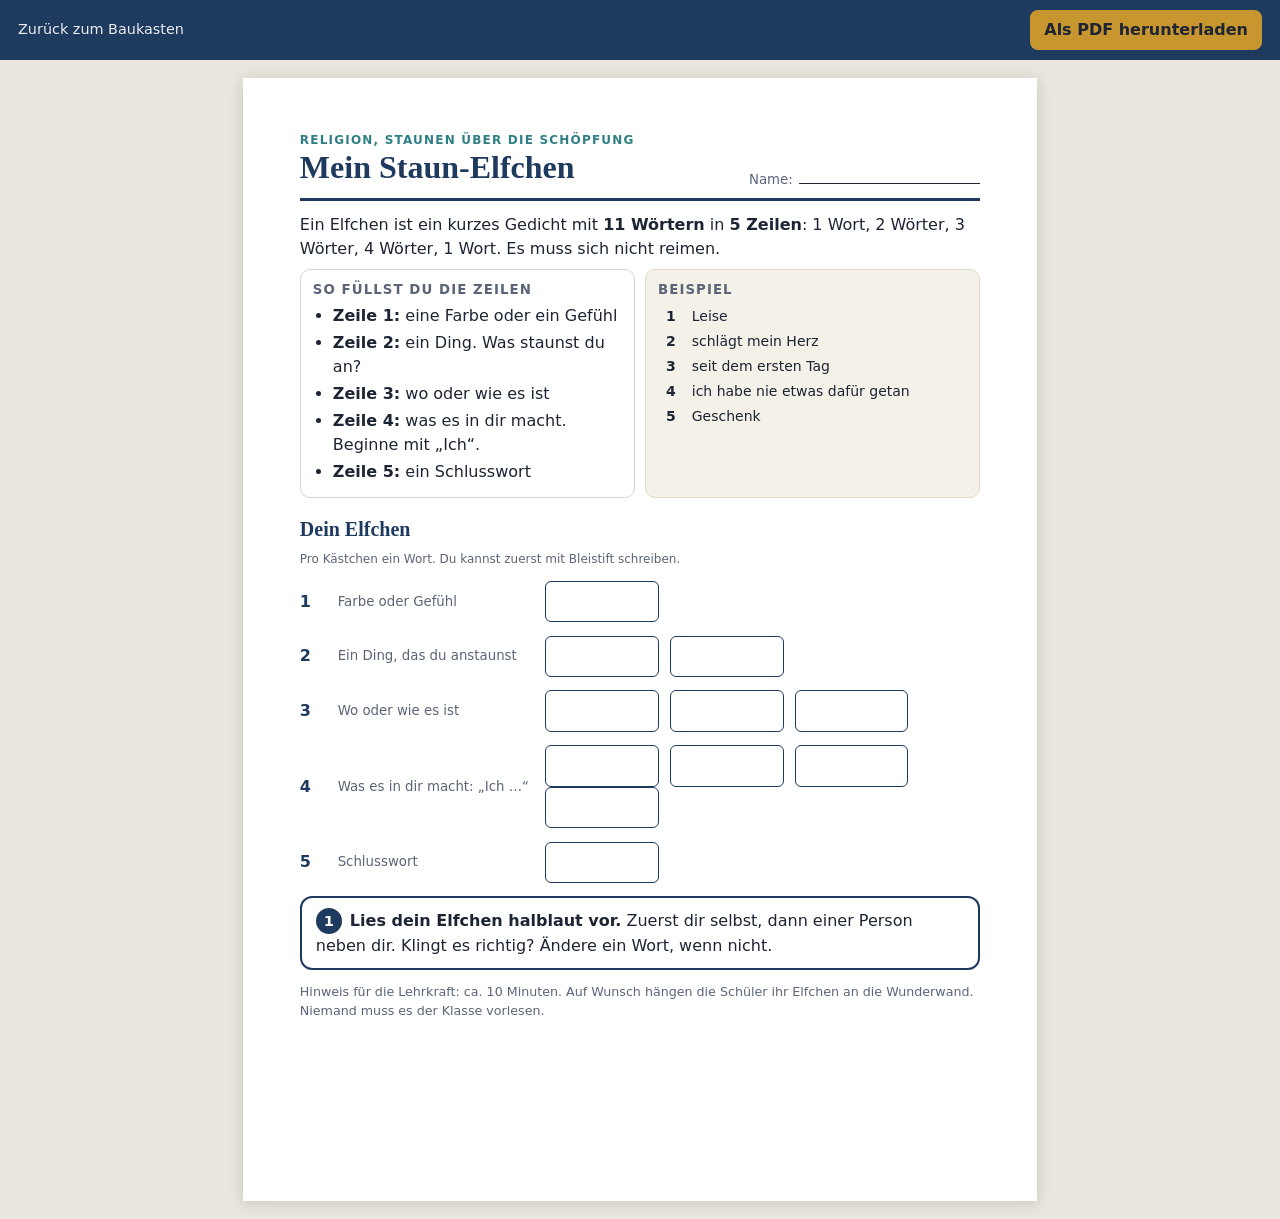
<file: material/elfchen.html>
<!DOCTYPE html><html lang="de"><head><meta charset="utf-8"><meta name="viewport" content="width=device-width, initial-scale=1"><title>Mein Staun-Elfchen</title><link rel="stylesheet" href="material.css"><style>.wb{display:inline-block;width:30mm;height:11mm;border:1.5px solid var(--navy);border-radius:6px;margin-right:3mm;vertical-align:middle;background:#fff}.row{display:flex;align-items:center;gap:3mm;margin:3.5mm 0}.row .z{flex:0 0 7mm;font-weight:700;color:var(--navy)}.row .t{flex:0 0 52mm;font-size:10pt;color:var(--muted)}.ex td{padding:2px 8px;font-size:10.5pt}</style></head><body>
<div class="toolbar"><a href="../index.html#bibliothek">Zurück zum Baukasten</a><button onclick="window.print()">Als PDF herunterladen</button></div>
<div class="page">
<div class="head"><div><div class="kicker">Religion, Staunen über die Schöpfung</div><h1>Mein Staun-Elfchen</h1></div><div class="namefield">Name:<span></span></div></div>
<p>Ein Elfchen ist ein kurzes Gedicht mit <b>11 Wörtern</b> in <b>5 Zeilen</b>: 1 Wort, 2 Wörter, 3 Wörter, 4 Wörter, 1 Wort. Es muss sich nicht reimen.</p>
<div class="grid2">
<div class="box"><h3 style="margin-top:0">So füllst du die Zeilen</h3>
<ul style="margin:0">
<li><b>Zeile 1:</b> eine Farbe oder ein Gefühl</li>
<li><b>Zeile 2:</b> ein Ding. Was staunst du an?</li>
<li><b>Zeile 3:</b> wo oder wie es ist</li>
<li><b>Zeile 4:</b> was es in dir macht. Beginne mit „Ich“.</li>
<li><b>Zeile 5:</b> ein Schlusswort</li>
</ul></div>
<div class="box soft"><h3 style="margin-top:0">Beispiel</h3>
<table class="ex" style="border-collapse:collapse"><tr><td><b>1</b></td><td>Leise</td></tr><tr><td><b>2</b></td><td>schlägt mein Herz</td></tr><tr><td><b>3</b></td><td>seit dem ersten Tag</td></tr><tr><td><b>4</b></td><td>ich habe nie etwas dafür getan</td></tr><tr><td><b>5</b></td><td>Geschenk</td></tr></table></div>
</div>
<h2>Dein Elfchen</h2>
<p class="small">Pro Kästchen ein Wort. Du kannst zuerst mit Bleistift schreiben.</p>
<div class="row"><span class="z">1</span><span class="t">Farbe oder Gefühl</span><span>
<span class="wb"></span></span></div><div class="row"><span class="z">2</span><span class="t">Ein Ding, das du anstaunst</span><span>
<span class="wb"></span><span class="wb"></span></span></div><div class="row"><span class="z">3</span><span class="t">Wo oder wie es ist</span><span>
<span class="wb"></span><span class="wb"></span><span class="wb"></span></span></div><div class="row"><span class="z">4</span><span class="t">Was es in dir macht: „Ich …“</span><span>
<span class="wb"></span><span class="wb"></span><span class="wb"></span><span class="wb"></span></span></div><div class="row"><span class="z">5</span><span class="t">Schlusswort</span><span>
<span class="wb"></span></span></div>
<div class="task"><span class="no">1</span><b>Lies dein Elfchen halblaut vor.</b> Zuerst dir selbst, dann einer Person neben dir. Klingt es richtig? Ändere ein Wort, wenn nicht.</div>
<p class="hint">Hinweis für die Lehrkraft: ca. 10 Minuten. Auf Wunsch hängen die Schüler ihr Elfchen an die Wunderwand. Niemand muss es der Klasse vorlesen.</p>
</div>
</body></html>
</file>
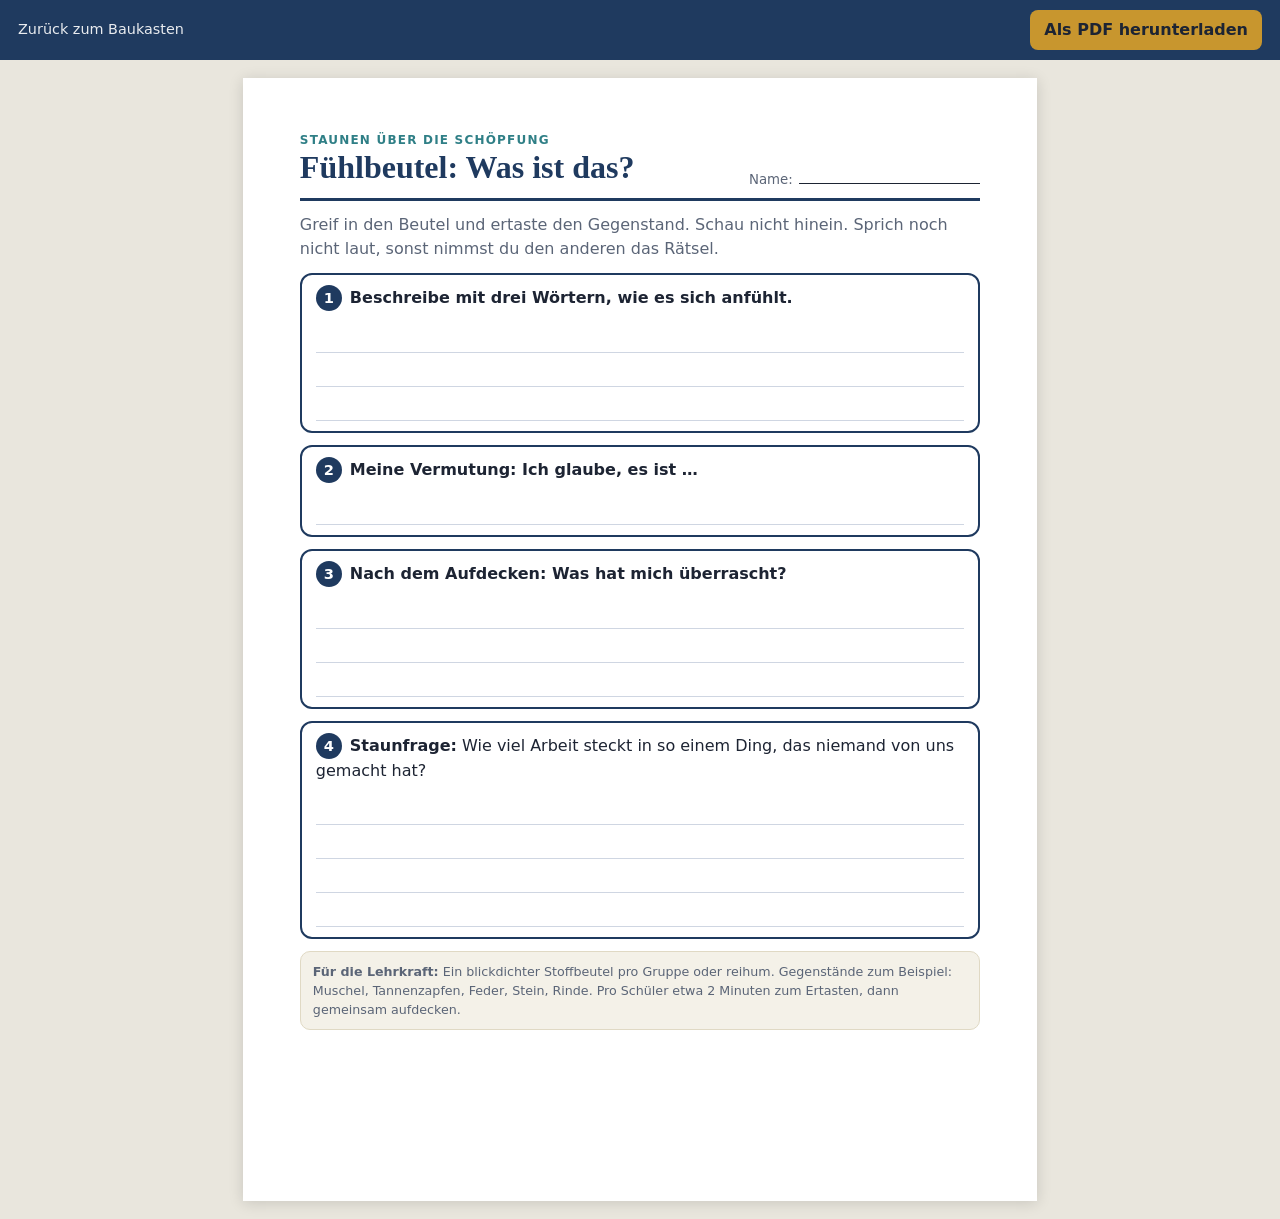
<file: material/fuehlbeutel.html>
<!DOCTYPE html><html lang="de"><head><meta charset="utf-8"><meta name="viewport" content="width=device-width, initial-scale=1"><title> Fühlbeutel: Was ist das?</title><link rel="stylesheet" href="material.css"><style>table.t{width:100%;border-collapse:collapse;font-size:10.5pt}table.t th,table.t td{border:1.5px solid var(--line);padding:6px 8px;text-align:left;vertical-align:top}table.t th{background:var(--soft);color:var(--navy)}</style></head><body><div class="toolbar"><a href="../index.html#bibliothek">Zurück zum Baukasten</a><button onclick="window.print()">Als PDF herunterladen</button></div>
<div class="page">
<div class="head"><div><div class="kicker">Staunen über die Schöpfung</div><h1>Fühlbeutel: Was ist das?</h1></div><div class="namefield">Name:<span></span></div></div>
<p class="sub">Greif in den Beutel und ertaste den Gegenstand. Schau nicht hinein. Sprich noch nicht laut, sonst nimmst du den anderen das Rätsel.</p>
<div class="task"><span class="no">1</span><b>Beschreibe mit drei Wörtern, wie es sich anfühlt.</b><div class="lines"><i></i><i></i><i></i></div></div>
<div class="task"><span class="no">2</span><b>Meine Vermutung: Ich glaube, es ist …</b><div class="lines"><i></i></div></div>
<div class="task"><span class="no">3</span><b>Nach dem Aufdecken: Was hat mich überrascht?</b><div class="lines"><i></i><i></i><i></i></div></div>
<div class="task"><span class="no">4</span><b>Staunfrage:</b> Wie viel Arbeit steckt in so einem Ding, das niemand von uns gemacht hat?<div class="lines"><i></i><i></i><i></i><i></i></div></div>
<div class="box soft hint" style="margin-top:12px"><b>Für die Lehrkraft:</b> Ein blickdichter Stoffbeutel pro Gruppe oder reihum. Gegenstände zum Beispiel: Muschel, Tannenzapfen, Feder, Stein, Rinde. Pro Schüler etwa 2 Minuten zum Ertasten, dann gemeinsam aufdecken.</div>
</div></body></html>
</file>
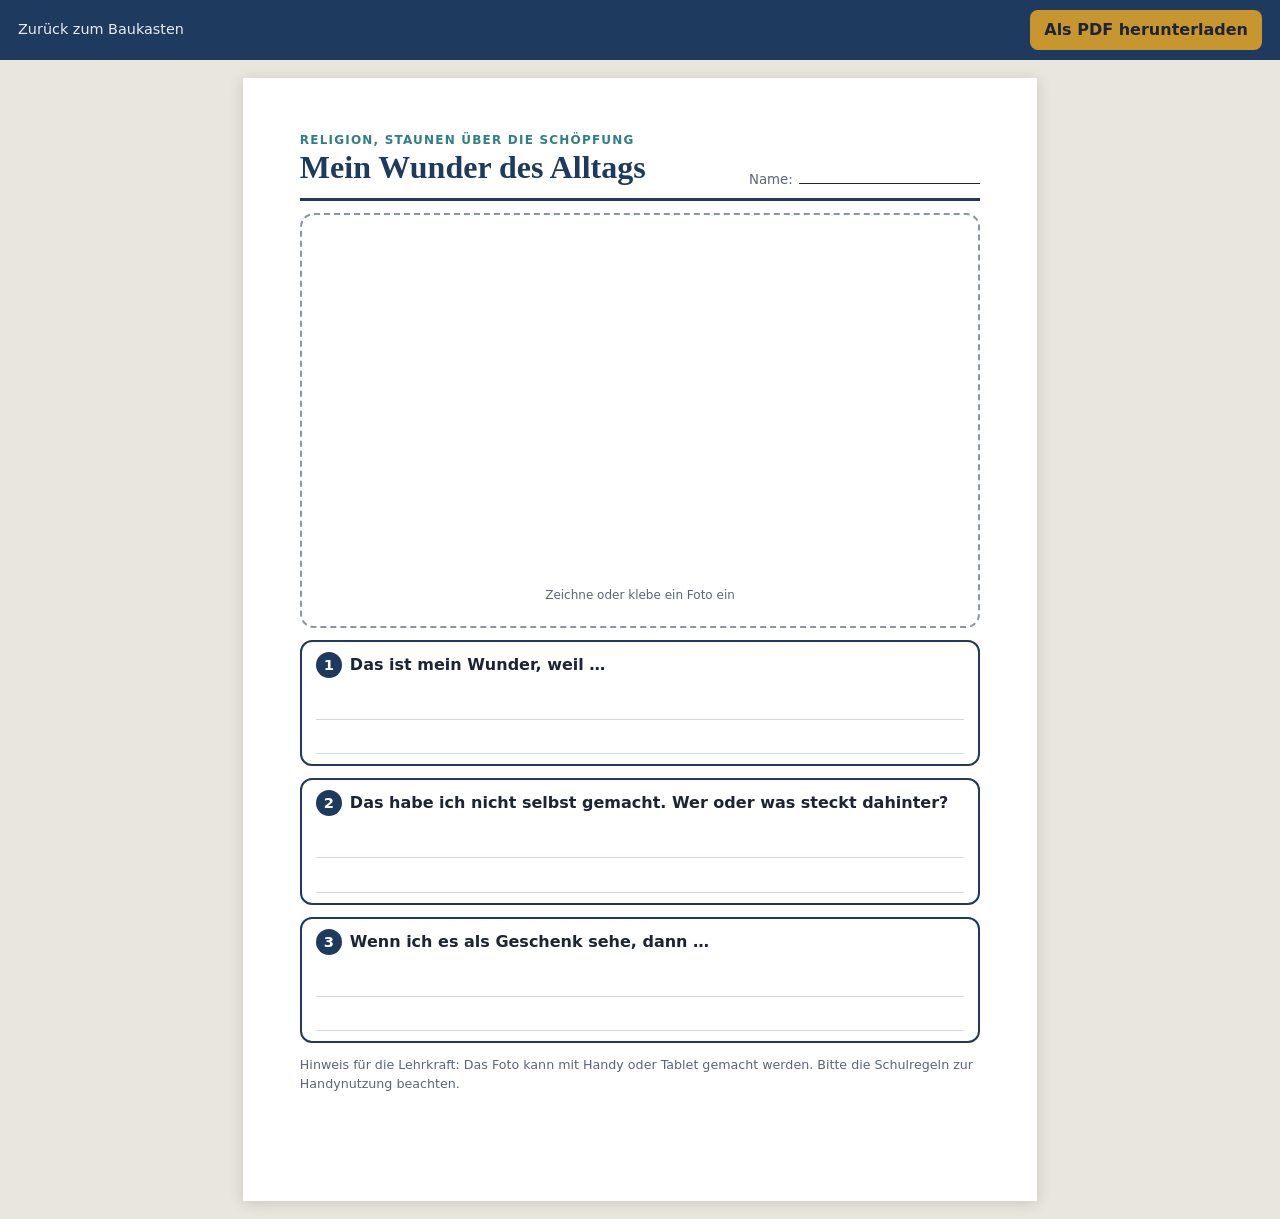
<file: material/mein-wunder.html>
<!DOCTYPE html><html lang="de"><head><meta charset="utf-8"><meta name="viewport" content="width=device-width, initial-scale=1"><title>Mein Wunder des Alltags</title><link rel="stylesheet" href="material.css"></head><body>
<div class="toolbar"><a href="../index.html#bibliothek">Zurück zum Baukasten</a><button onclick="window.print()">Als PDF herunterladen</button></div>
<div class="page">
<div class="head"><div><div class="kicker">Religion, Staunen über die Schöpfung</div><h1>Mein Wunder des Alltags</h1></div><div class="namefield">Name:<span></span></div></div>
<div style="height:110mm;border:2.5px dashed #8a95a8;border-radius:14px;display:flex;align-items:flex-end;justify-content:center;padding:6mm"><span class="small">Zeichne oder klebe ein Foto ein</span></div>
<div class="task"><span class="no">1</span><b>Das ist mein Wunder, weil …</b><div class="lines"><i></i><i></i></div></div>
<div class="task"><span class="no">2</span><b>Das habe ich nicht selbst gemacht. Wer oder was steckt dahinter?</b><div class="lines"><i></i><i></i></div></div>
<div class="task"><span class="no">3</span><b>Wenn ich es als Geschenk sehe, dann …</b><div class="lines"><i></i><i></i></div></div>
<p class="hint">Hinweis für die Lehrkraft: Das Foto kann mit Handy oder Tablet gemacht werden. Bitte die Schulregeln zur Handynutzung beachten.</p>
</div>
</body></html>
</file>
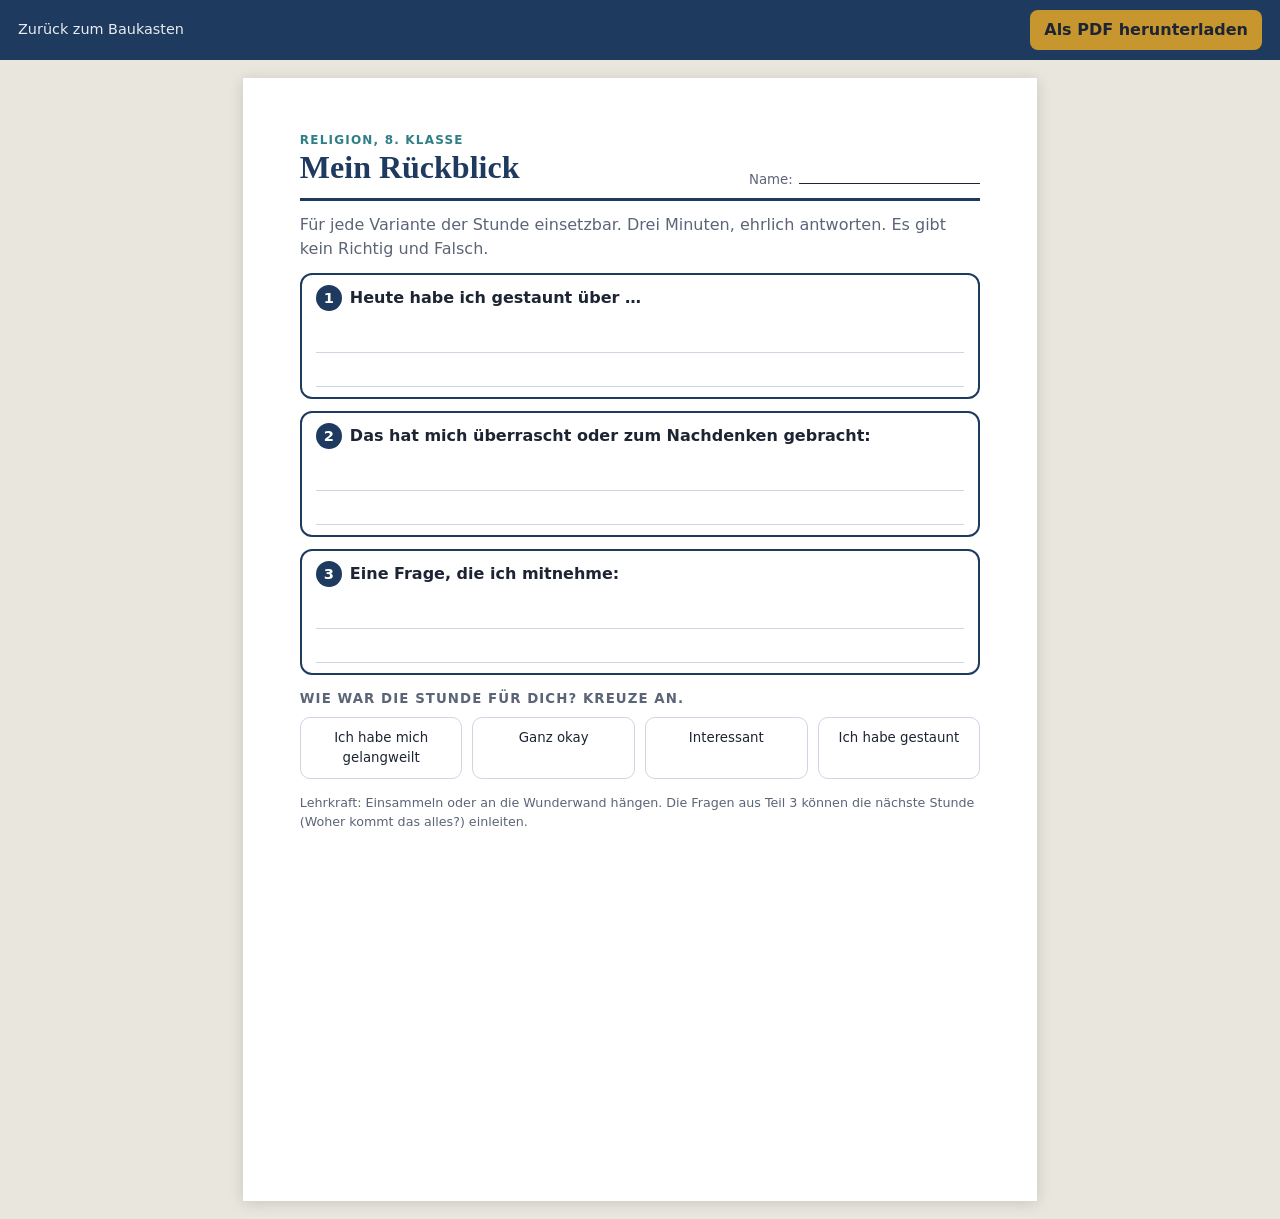
<file: material/rueckblick.html>
<!DOCTYPE html><html lang="de"><head><meta charset="utf-8"><meta name="viewport" content="width=device-width, initial-scale=1"><title>Rückblick-Zettel</title><link rel="stylesheet" href="material.css"><style>.mood{display:flex;gap:10px;margin-top:8px}.mood span{flex:1;border:1.5px solid var(--line);border-radius:10px;padding:10px 6px;text-align:center;font-size:10pt}</style></head><body>
<div class="toolbar"><a href="../index.html#bibliothek">Zurück zum Baukasten</a><button onclick="window.print()">Als PDF herunterladen</button></div>
<div class="page">
<div class="head"><div><div class="kicker">Religion, 8. Klasse</div><h1>Mein Rückblick</h1></div><div class="namefield">Name:<span></span></div></div>
<p class="sub">Für jede Variante der Stunde einsetzbar. Drei Minuten, ehrlich antworten. Es gibt kein Richtig und Falsch.</p>

<div class="task"><span class="no">1</span><b>Heute habe ich gestaunt über …</b>
<div class="lines"><i></i><i></i></div></div>

<div class="task"><span class="no">2</span><b>Das hat mich überrascht oder zum Nachdenken gebracht:</b>
<div class="lines"><i></i><i></i></div></div>

<div class="task"><span class="no">3</span><b>Eine Frage, die ich mitnehme:</b>
<div class="lines"><i></i><i></i></div></div>

<h3>Wie war die Stunde für dich? Kreuze an.</h3>
<div class="mood"><span>Ich habe mich gelangweilt</span><span>Ganz okay</span><span>Interessant</span><span>Ich habe gestaunt</span></div>

<p class="hint" style="margin-top:14px">Lehrkraft: Einsammeln oder an die Wunderwand hängen. Die Fragen aus Teil 3 können die nächste Stunde (Woher kommt das alles?) einleiten.</p>
</div></body></html>
</file>
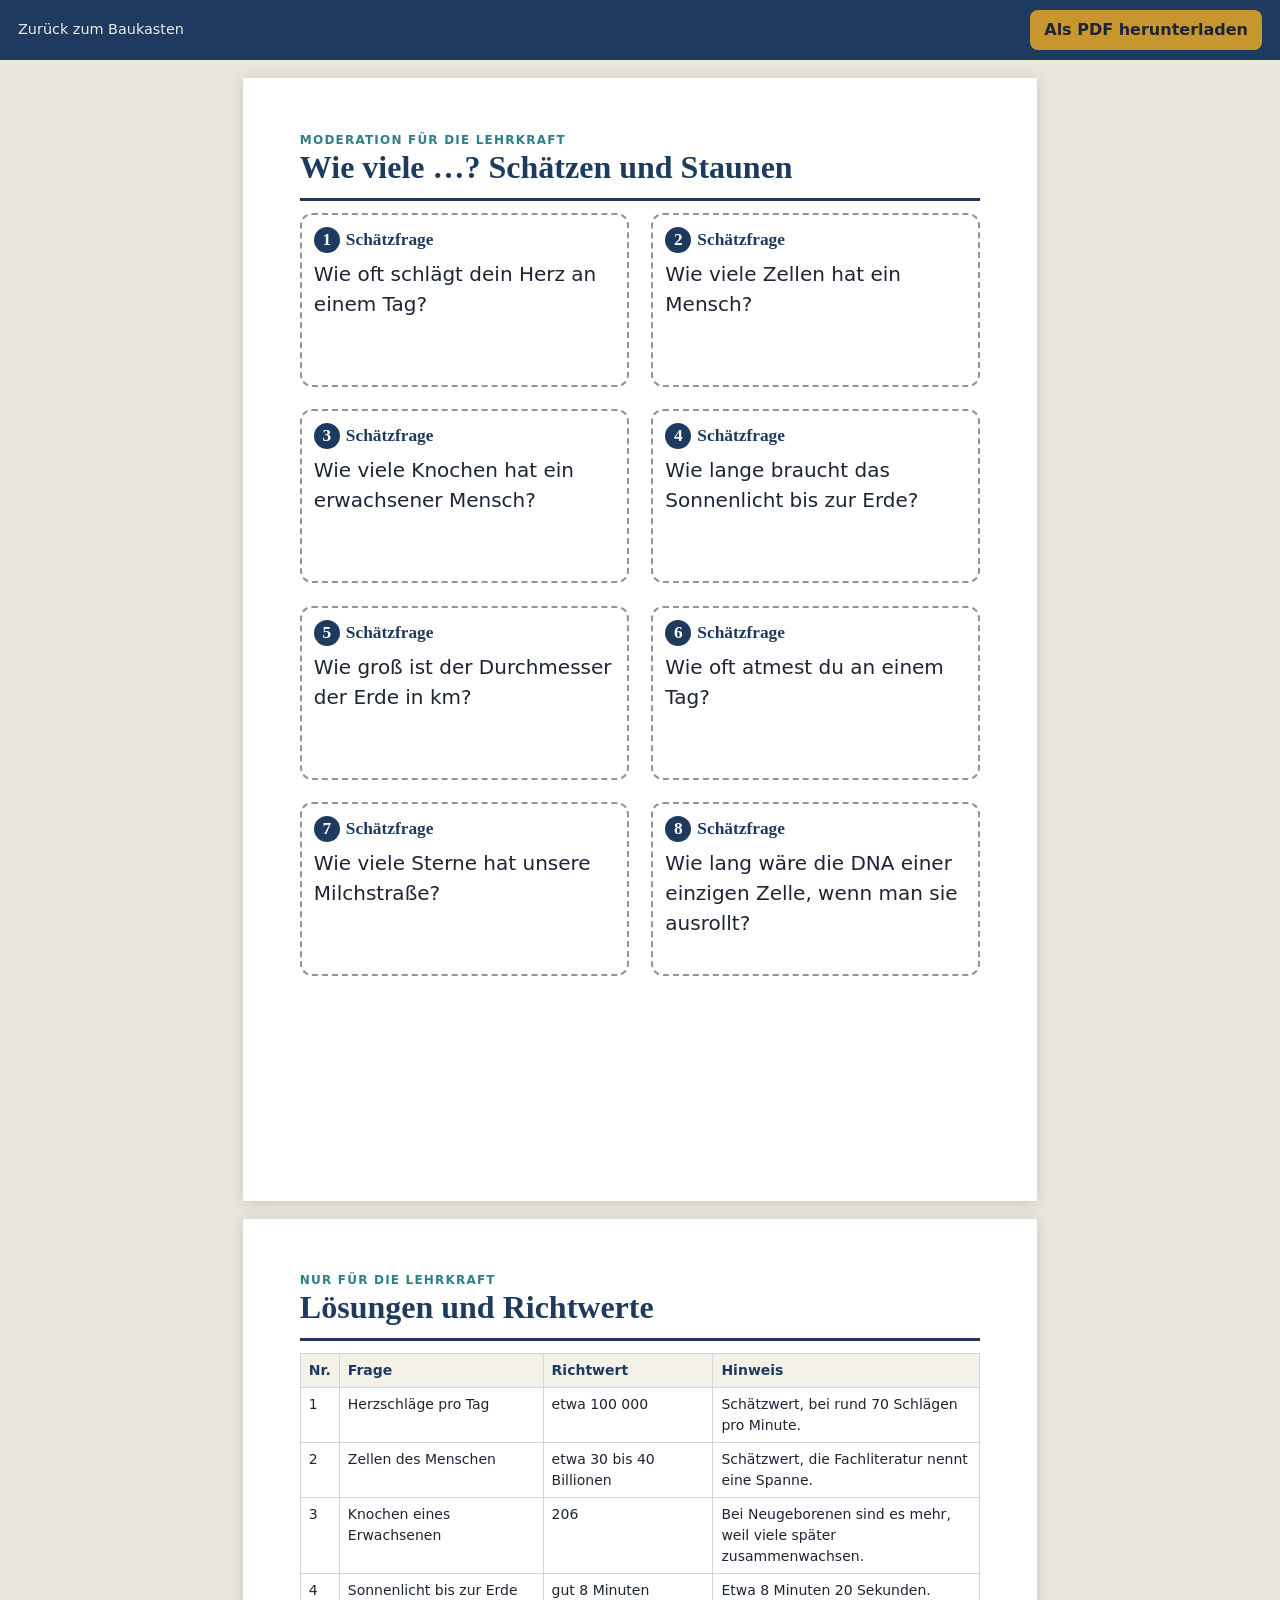
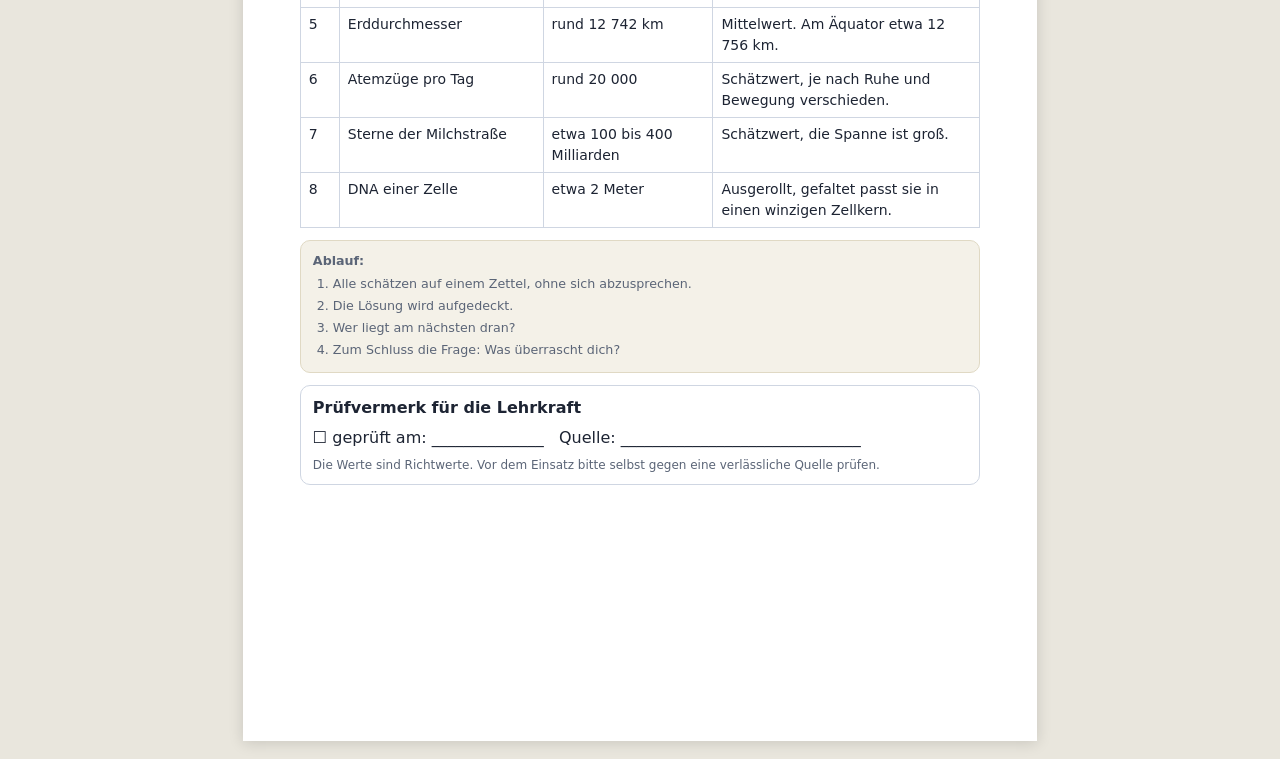
<file: material/schaetzkarten.html>
<!DOCTYPE html><html lang="de"><head><meta charset="utf-8"><meta name="viewport" content="width=device-width, initial-scale=1"><title> Wie viele …? Schätzen und Staunen</title><link rel="stylesheet" href="material.css"><style>table.t{width:100%;border-collapse:collapse;font-size:10.5pt}table.t th,table.t td{border:1.5px solid var(--line);padding:6px 8px;text-align:left;vertical-align:top}table.t th{background:var(--soft);color:var(--navy)}</style></head><body><div class="toolbar"><a href="../index.html#bibliothek">Zurück zum Baukasten</a><button onclick="window.print()">Als PDF herunterladen</button></div>
<div class="page"><div class="head"><div><div class="kicker">Moderation für die Lehrkraft</div><h1>Wie viele …? Schätzen und Staunen</h1></div></div><div class="cards">
<div class="card" style="min-height:46mm"><h2><span class="cn">1</span>Schätzfrage</h2><p style="font-size:15pt">Wie oft schlägt dein Herz an einem Tag?</p></div>
<div class="card" style="min-height:46mm"><h2><span class="cn">2</span>Schätzfrage</h2><p style="font-size:15pt">Wie viele Zellen hat ein Mensch?</p></div>
<div class="card" style="min-height:46mm"><h2><span class="cn">3</span>Schätzfrage</h2><p style="font-size:15pt">Wie viele Knochen hat ein erwachsener Mensch?</p></div>
<div class="card" style="min-height:46mm"><h2><span class="cn">4</span>Schätzfrage</h2><p style="font-size:15pt">Wie lange braucht das Sonnenlicht bis zur Erde?</p></div>
<div class="card" style="min-height:46mm"><h2><span class="cn">5</span>Schätzfrage</h2><p style="font-size:15pt">Wie groß ist der Durchmesser der Erde in km?</p></div>
<div class="card" style="min-height:46mm"><h2><span class="cn">6</span>Schätzfrage</h2><p style="font-size:15pt">Wie oft atmest du an einem Tag?</p></div>
<div class="card" style="min-height:46mm"><h2><span class="cn">7</span>Schätzfrage</h2><p style="font-size:15pt">Wie viele Sterne hat unsere Milchstraße?</p></div>
<div class="card" style="min-height:46mm"><h2><span class="cn">8</span>Schätzfrage</h2><p style="font-size:15pt">Wie lang wäre die DNA einer einzigen Zelle, wenn man sie ausrollt?</p></div>
</div></div>
<div class="page"><div class="head"><div><div class="kicker">Nur für die Lehrkraft</div><h1>Lösungen und Richtwerte</h1></div></div>
<table class="t"><tr><th style="width:5%">Nr.</th><th style="width:30%">Frage</th><th style="width:25%">Richtwert</th><th>Hinweis</th></tr>
<tr><td>1</td><td>Herzschläge pro Tag</td><td>etwa 100 000</td><td>Schätzwert, bei rund 70 Schlägen pro Minute.</td></tr>
<tr><td>2</td><td>Zellen des Menschen</td><td>etwa 30 bis 40 Billionen</td><td>Schätzwert, die Fachliteratur nennt eine Spanne.</td></tr>
<tr><td>3</td><td>Knochen eines Erwachsenen</td><td>206</td><td>Bei Neugeborenen sind es mehr, weil viele später zusammenwachsen.</td></tr>
<tr><td>4</td><td>Sonnenlicht bis zur Erde</td><td>gut 8 Minuten</td><td>Etwa 8 Minuten 20 Sekunden.</td></tr>
<tr><td>5</td><td>Erddurchmesser</td><td>rund 12 742 km</td><td>Mittelwert. Am Äquator etwa 12 756 km.</td></tr>
<tr><td>6</td><td>Atemzüge pro Tag</td><td>rund 20 000</td><td>Schätzwert, je nach Ruhe und Bewegung verschieden.</td></tr>
<tr><td>7</td><td>Sterne der Milchstraße</td><td>etwa 100 bis 400 Milliarden</td><td>Schätzwert, die Spanne ist groß.</td></tr>
<tr><td>8</td><td>DNA einer Zelle</td><td>etwa 2 Meter</td><td>Ausgerollt, gefaltet passt sie in einen winzigen Zellkern.</td></tr></table>
<div class="box soft hint" style="margin-top:12px"><b>Ablauf:</b><ol style="margin:4px 0 0;padding-left:20px"><li>Alle schätzen auf einem Zettel, ohne sich abzusprechen.</li><li>Die Lösung wird aufgedeckt.</li><li>Wer liegt am nächsten dran?</li><li>Zum Schluss die Frage: Was überrascht dich?</li></ol></div>
<div class="box" style="margin-top:12px"><b>Prüfvermerk für die Lehrkraft</b><p style="margin:6px 0 0">&#9744; geprüft am: ______________ &nbsp; Quelle: ______________________________</p><p class="small" style="margin:6px 0 0">Die Werte sind Richtwerte. Vor dem Einsatz bitte selbst gegen eine verlässliche Quelle prüfen.</p></div>
</div></body></html>
</file>
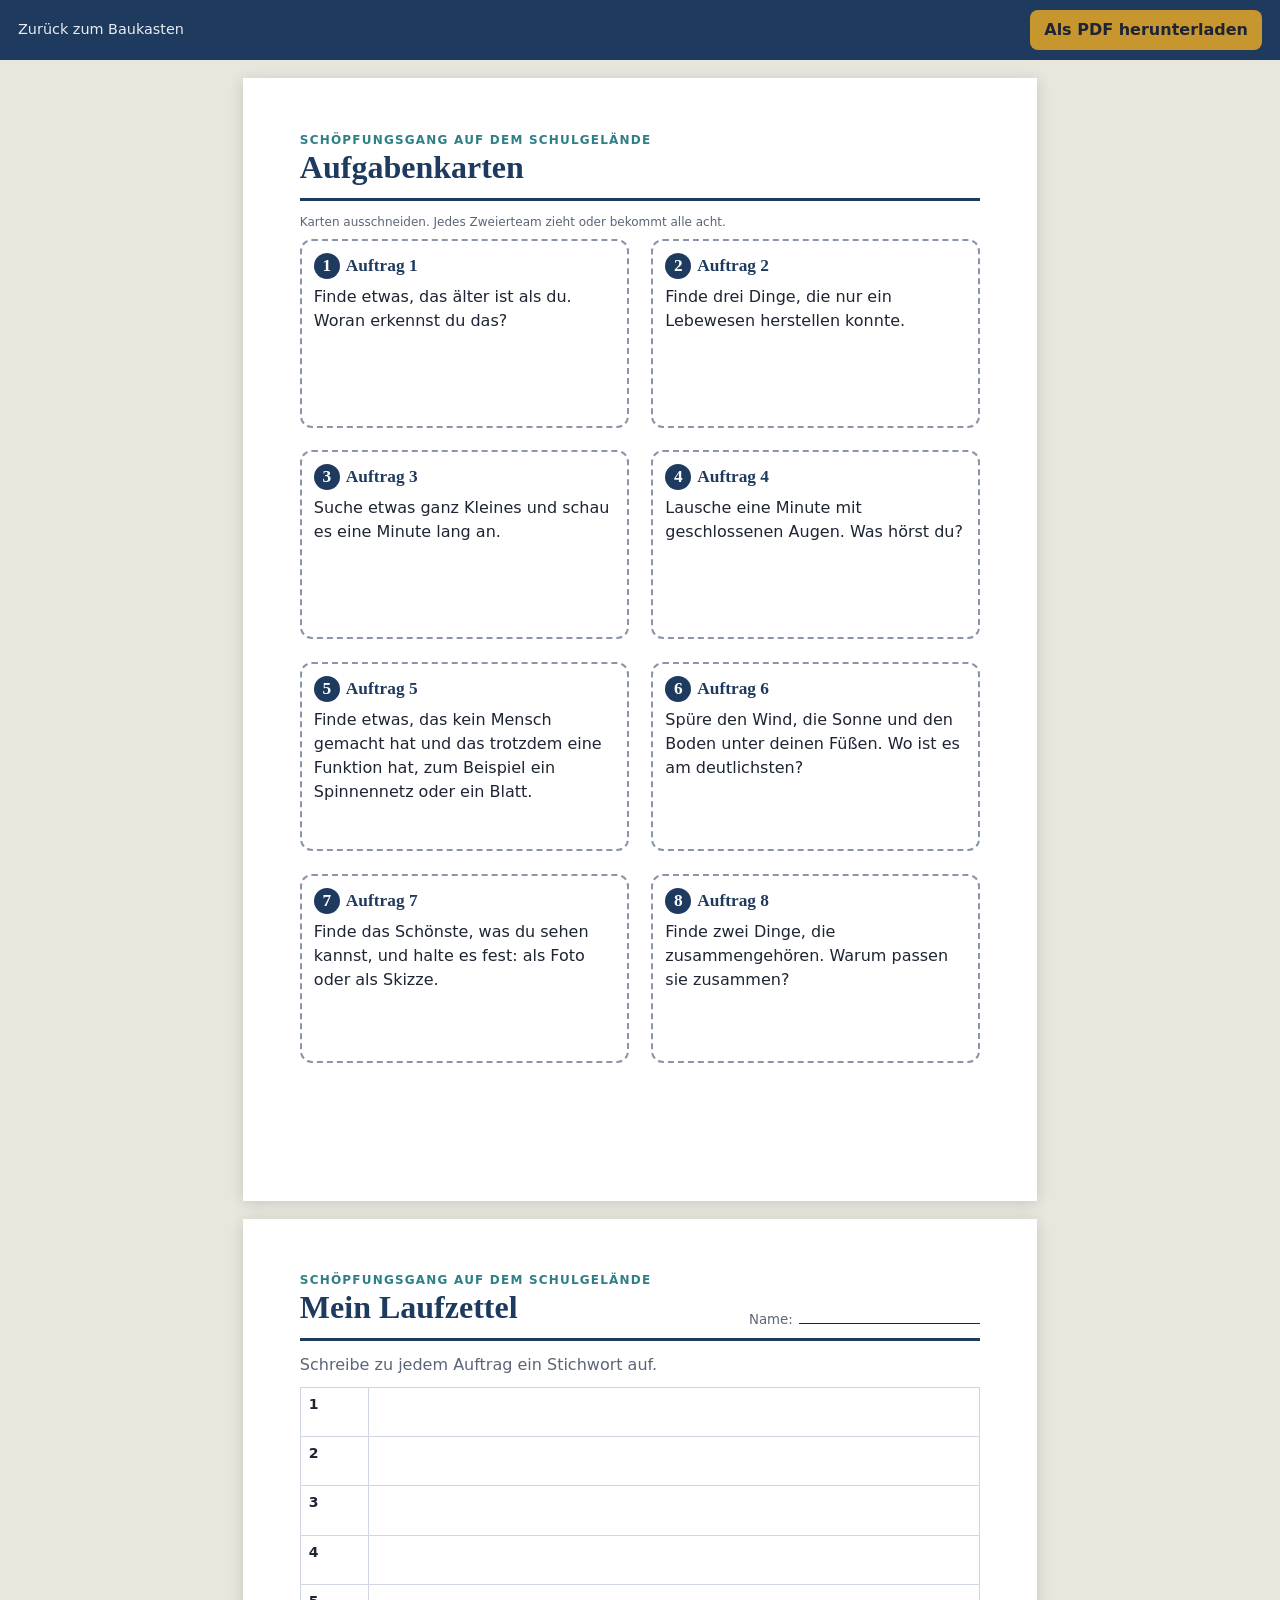
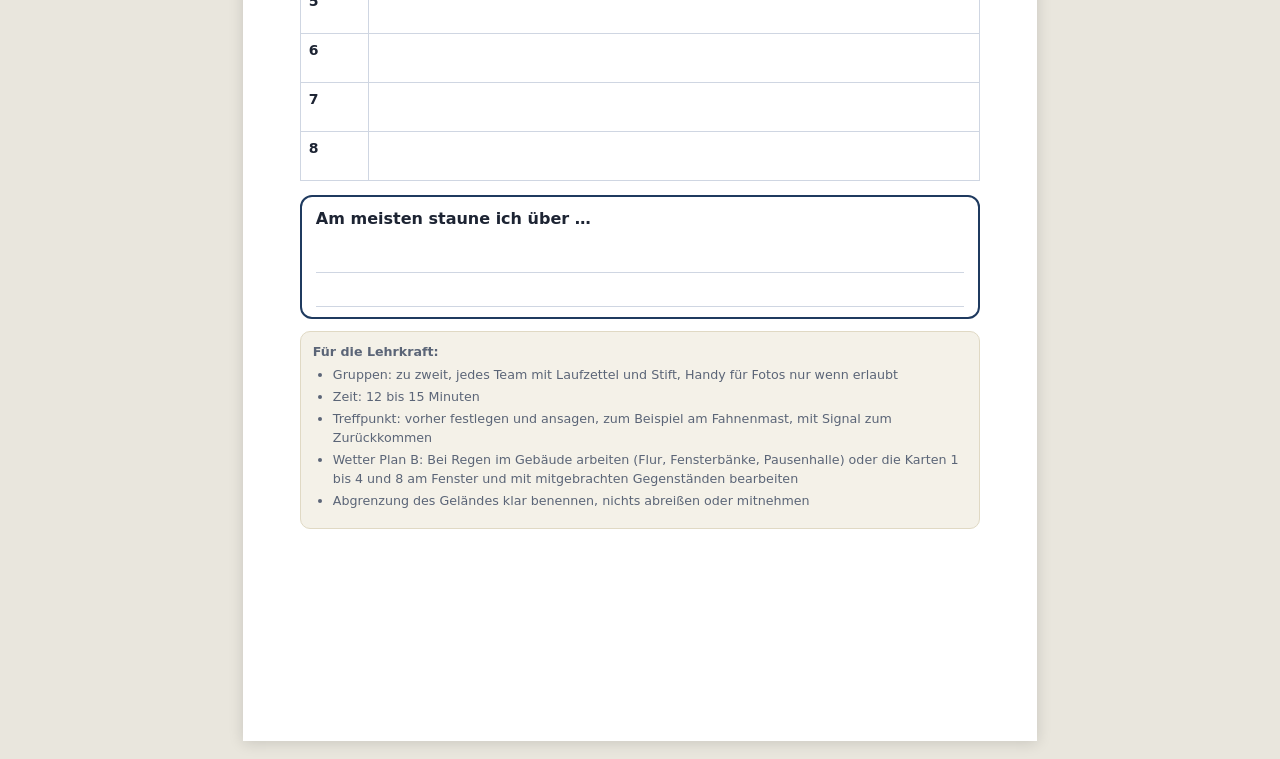
<file: material/schoepfungsgang.html>
<!DOCTYPE html><html lang="de"><head><meta charset="utf-8"><meta name="viewport" content="width=device-width, initial-scale=1"><title> Schöpfungsgang</title><link rel="stylesheet" href="material.css"><style>table.t{width:100%;border-collapse:collapse;font-size:10.5pt}table.t th,table.t td{border:1.5px solid var(--line);padding:6px 8px;text-align:left;vertical-align:top}table.t th{background:var(--soft);color:var(--navy)}</style></head><body><div class="toolbar"><a href="../index.html#bibliothek">Zurück zum Baukasten</a><button onclick="window.print()">Als PDF herunterladen</button></div>
<div class="page"><div class="head"><div><div class="kicker">Schöpfungsgang auf dem Schulgelände</div><h1>Aufgabenkarten</h1></div></div><p class="small">Karten ausschneiden. Jedes Zweierteam zieht oder bekommt alle acht.</p><div class="cards">
<div class="card" style="min-height:50mm"><h2><span class="cn">1</span>Auftrag 1</h2><p>Finde etwas, das älter ist als du. Woran erkennst du das?</p></div>
<div class="card" style="min-height:50mm"><h2><span class="cn">2</span>Auftrag 2</h2><p>Finde drei Dinge, die nur ein Lebewesen herstellen konnte.</p></div>
<div class="card" style="min-height:50mm"><h2><span class="cn">3</span>Auftrag 3</h2><p>Suche etwas ganz Kleines und schau es eine Minute lang an.</p></div>
<div class="card" style="min-height:50mm"><h2><span class="cn">4</span>Auftrag 4</h2><p>Lausche eine Minute mit geschlossenen Augen. Was hörst du?</p></div>
<div class="card" style="min-height:50mm"><h2><span class="cn">5</span>Auftrag 5</h2><p>Finde etwas, das kein Mensch gemacht hat und das trotzdem eine Funktion hat, zum Beispiel ein Spinnennetz oder ein Blatt.</p></div>
<div class="card" style="min-height:50mm"><h2><span class="cn">6</span>Auftrag 6</h2><p>Spüre den Wind, die Sonne und den Boden unter deinen Füßen. Wo ist es am deutlichsten?</p></div>
<div class="card" style="min-height:50mm"><h2><span class="cn">7</span>Auftrag 7</h2><p>Finde das Schönste, was du sehen kannst, und halte es fest: als Foto oder als Skizze.</p></div>
<div class="card" style="min-height:50mm"><h2><span class="cn">8</span>Auftrag 8</h2><p>Finde zwei Dinge, die zusammengehören. Warum passen sie zusammen?</p></div>
</div></div>
<div class="page"><div class="head"><div><div class="kicker">Schöpfungsgang auf dem Schulgelände</div><h1>Mein Laufzettel</h1></div><div class="namefield">Name:<span></span></div></div><p class="sub">Schreibe zu jedem Auftrag ein Stichwort auf.</p><table class="t">
<tr style="height:13mm"><td style="width:10%"><b>1</b></td><td></td></tr>
<tr style="height:13mm"><td style="width:10%"><b>2</b></td><td></td></tr>
<tr style="height:13mm"><td style="width:10%"><b>3</b></td><td></td></tr>
<tr style="height:13mm"><td style="width:10%"><b>4</b></td><td></td></tr>
<tr style="height:13mm"><td style="width:10%"><b>5</b></td><td></td></tr>
<tr style="height:13mm"><td style="width:10%"><b>6</b></td><td></td></tr>
<tr style="height:13mm"><td style="width:10%"><b>7</b></td><td></td></tr>
<tr style="height:13mm"><td style="width:10%"><b>8</b></td><td></td></tr>
</table><div class="task" style="margin-top:14px"><b>Am meisten staune ich über …</b><div class="lines"><i></i><i></i></div></div>
<div class="box soft hint"><b>Für die Lehrkraft:</b><ul style="margin-top:4px"><li>Gruppen: zu zweit, jedes Team mit Laufzettel und Stift, Handy für Fotos nur wenn erlaubt</li><li>Zeit: 12 bis 15 Minuten</li><li>Treffpunkt: vorher festlegen und ansagen, zum Beispiel am Fahnenmast, mit Signal zum Zurückkommen</li><li>Wetter Plan B: Bei Regen im Gebäude arbeiten (Flur, Fensterbänke, Pausenhalle) oder die Karten 1 bis 4 und 8 am Fenster und mit mitgebrachten Gegenständen bearbeiten</li><li>Abgrenzung des Geländes klar benennen, nichts abreißen oder mitnehmen</li></ul></div></div></body></html>
</file>
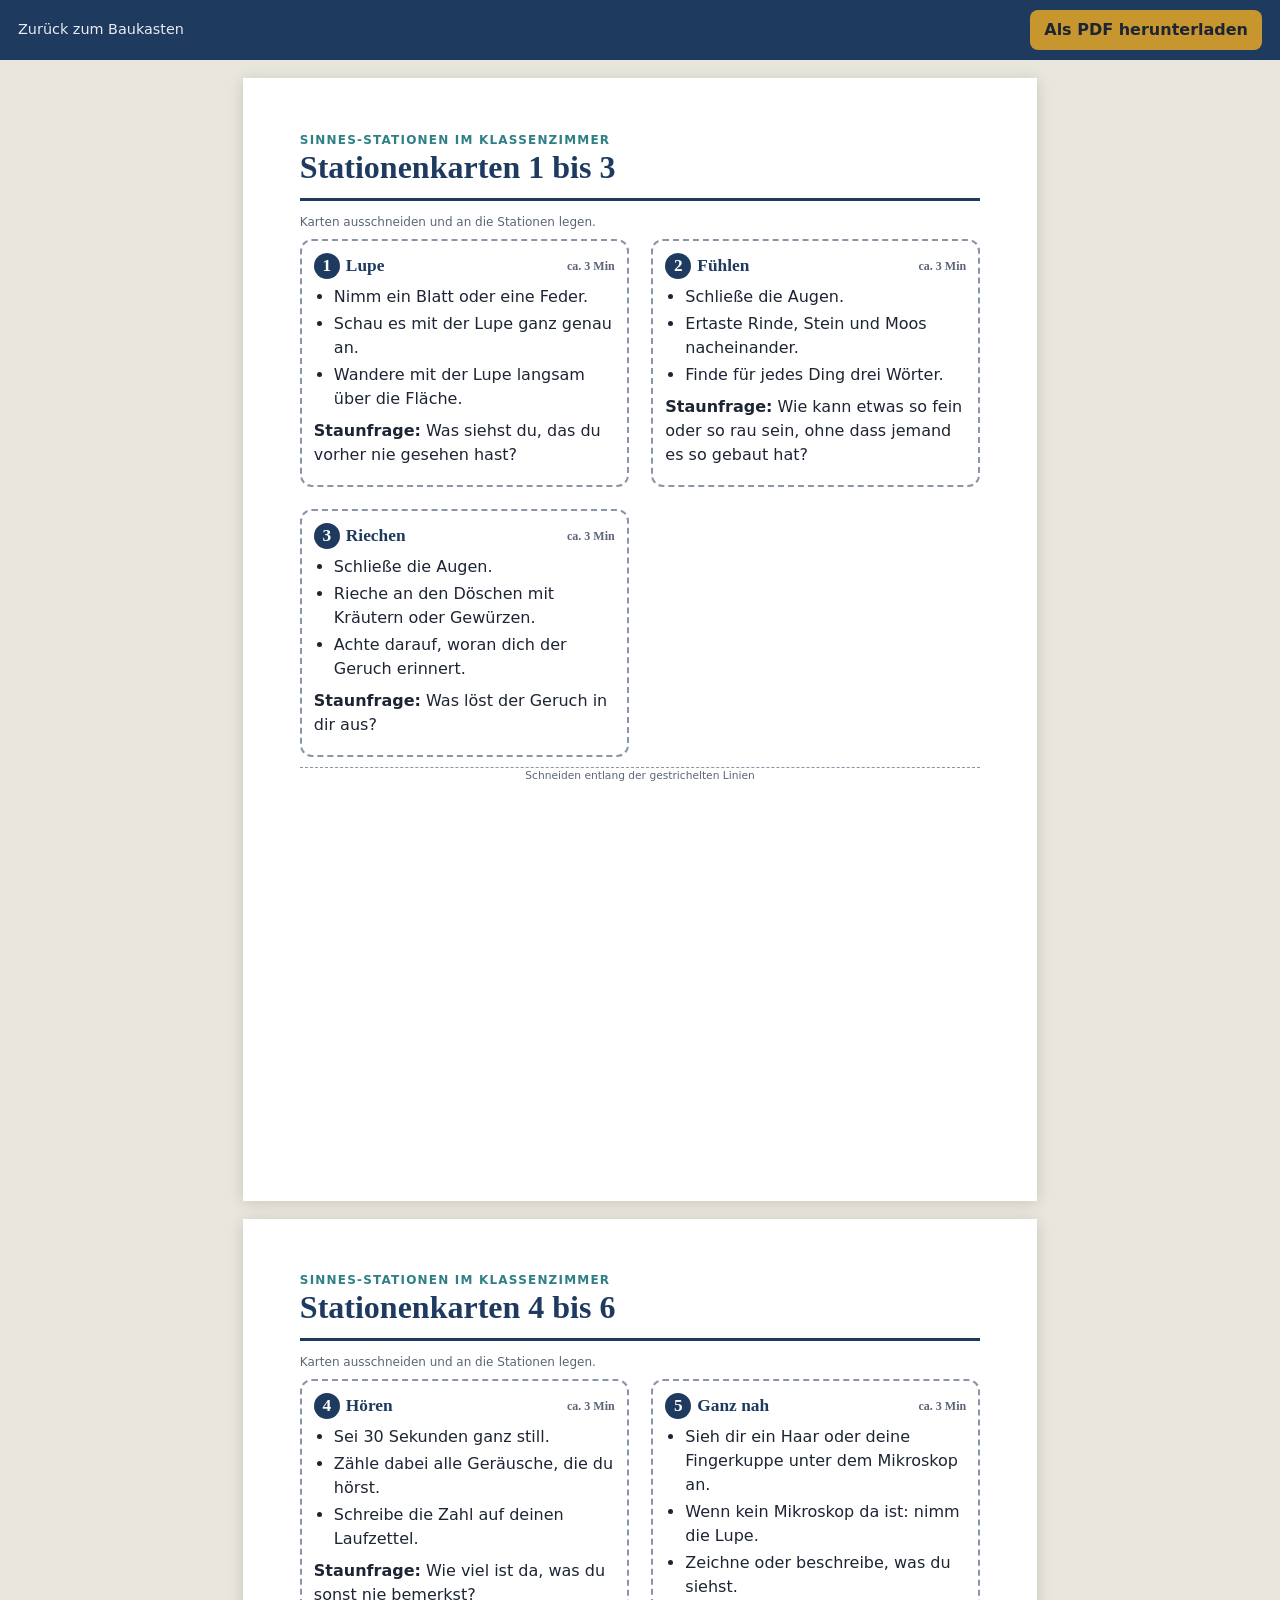
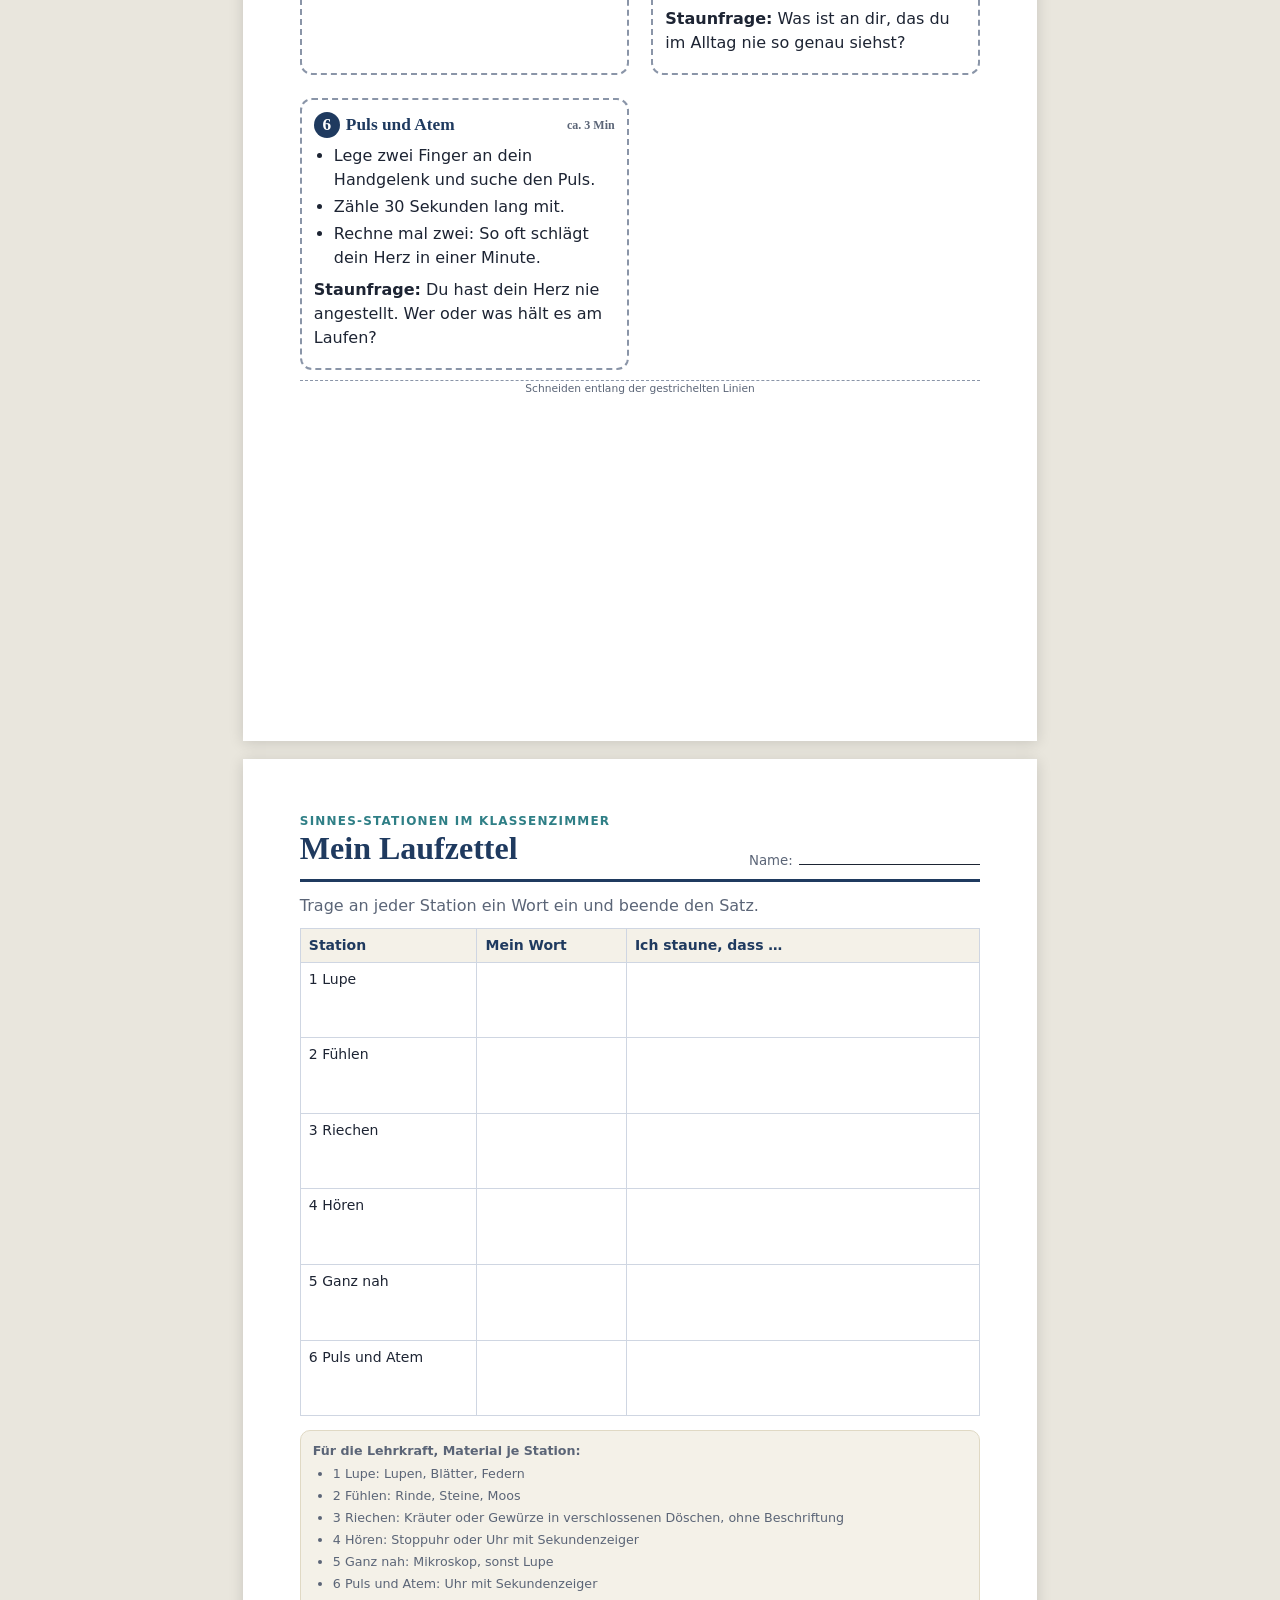
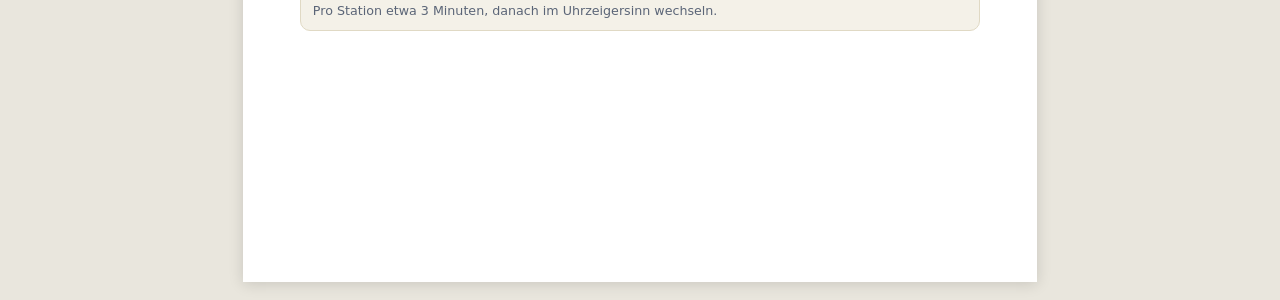
<file: material/stationenkarten.html>
<!DOCTYPE html><html lang="de"><head><meta charset="utf-8"><meta name="viewport" content="width=device-width, initial-scale=1"><title> Stationenkarten: Sinnes-Stationen</title><link rel="stylesheet" href="material.css"><style>table.t{width:100%;border-collapse:collapse;font-size:10.5pt}table.t th,table.t td{border:1.5px solid var(--line);padding:6px 8px;text-align:left;vertical-align:top}table.t th{background:var(--soft);color:var(--navy)}</style></head><body><div class="toolbar"><a href="../index.html#bibliothek">Zurück zum Baukasten</a><button onclick="window.print()">Als PDF herunterladen</button></div>
<div class="page"><div class="head"><div><div class="kicker">Sinnes-Stationen im Klassenzimmer</div><h1>Stationenkarten 1 bis 3</h1></div></div><p class="small">Karten ausschneiden und an die Stationen legen.</p><div class="cards">
<div class="card"><h2><span class="cn">1</span>Lupe<span class="time" style="margin-left:auto">ca. 3 Min</span></h2><ul><li>Nimm ein Blatt oder eine Feder.</li><li>Schau es mit der Lupe ganz genau an.</li><li>Wandere mit der Lupe langsam über die Fläche.</li></ul><p style="margin-top:8px"><b>Staunfrage:</b> Was siehst du, das du vorher nie gesehen hast?</p></div>
<div class="card"><h2><span class="cn">2</span>Fühlen<span class="time" style="margin-left:auto">ca. 3 Min</span></h2><ul><li>Schließe die Augen.</li><li>Ertaste Rinde, Stein und Moos nacheinander.</li><li>Finde für jedes Ding drei Wörter.</li></ul><p style="margin-top:8px"><b>Staunfrage:</b> Wie kann etwas so fein oder so rau sein, ohne dass jemand es so gebaut hat?</p></div>
<div class="card"><h2><span class="cn">3</span>Riechen<span class="time" style="margin-left:auto">ca. 3 Min</span></h2><ul><li>Schließe die Augen.</li><li>Rieche an den Döschen mit Kräutern oder Gewürzen.</li><li>Achte darauf, woran dich der Geruch erinnert.</li></ul><p style="margin-top:8px"><b>Staunfrage:</b> Was löst der Geruch in dir aus?</p></div>
</div><div class="cut">Schneiden entlang der gestrichelten Linien</div></div>
<div class="page"><div class="head"><div><div class="kicker">Sinnes-Stationen im Klassenzimmer</div><h1>Stationenkarten 4 bis 6</h1></div></div><p class="small">Karten ausschneiden und an die Stationen legen.</p><div class="cards">
<div class="card"><h2><span class="cn">4</span>Hören<span class="time" style="margin-left:auto">ca. 3 Min</span></h2><ul><li>Sei 30 Sekunden ganz still.</li><li>Zähle dabei alle Geräusche, die du hörst.</li><li>Schreibe die Zahl auf deinen Laufzettel.</li></ul><p style="margin-top:8px"><b>Staunfrage:</b> Wie viel ist da, was du sonst nie bemerkst?</p></div>
<div class="card"><h2><span class="cn">5</span>Ganz nah<span class="time" style="margin-left:auto">ca. 3 Min</span></h2><ul><li>Sieh dir ein Haar oder deine Fingerkuppe unter dem Mikroskop an.</li><li>Wenn kein Mikroskop da ist: nimm die Lupe.</li><li>Zeichne oder beschreibe, was du siehst.</li></ul><p style="margin-top:8px"><b>Staunfrage:</b> Was ist an dir, das du im Alltag nie so genau siehst?</p></div>
<div class="card"><h2><span class="cn">6</span>Puls und Atem<span class="time" style="margin-left:auto">ca. 3 Min</span></h2><ul><li>Lege zwei Finger an dein Handgelenk und suche den Puls.</li><li>Zähle 30 Sekunden lang mit.</li><li>Rechne mal zwei: So oft schlägt dein Herz in einer Minute.</li></ul><p style="margin-top:8px"><b>Staunfrage:</b> Du hast dein Herz nie angestellt. Wer oder was hält es am Laufen?</p></div>
</div><div class="cut">Schneiden entlang der gestrichelten Linien</div></div>
<div class="page"><div class="head"><div><div class="kicker">Sinnes-Stationen im Klassenzimmer</div><h1>Mein Laufzettel</h1></div><div class="namefield">Name:<span></span></div></div>
<p class="sub">Trage an jeder Station ein Wort ein und beende den Satz.</p><table class="t"><tr><th style="width:26%">Station</th><th style="width:22%">Mein Wort</th><th>Ich staune, dass …</th></tr>
<tr style="height:20mm"><td>1 Lupe</td><td></td><td></td></tr>
<tr style="height:20mm"><td>2 Fühlen</td><td></td><td></td></tr>
<tr style="height:20mm"><td>3 Riechen</td><td></td><td></td></tr>
<tr style="height:20mm"><td>4 Hören</td><td></td><td></td></tr>
<tr style="height:20mm"><td>5 Ganz nah</td><td></td><td></td></tr>
<tr style="height:20mm"><td>6 Puls und Atem</td><td></td><td></td></tr>
</table><div class="box soft hint" style="margin-top:14px"><b>Für die Lehrkraft, Material je Station:</b><ul style="margin-top:4px"><li>1 Lupe: Lupen, Blätter, Federn</li><li>2 Fühlen: Rinde, Steine, Moos</li><li>3 Riechen: Kräuter oder Gewürze in verschlossenen Döschen, ohne Beschriftung</li><li>4 Hören: Stoppuhr oder Uhr mit Sekundenzeiger</li><li>5 Ganz nah: Mikroskop, sonst Lupe</li><li>6 Puls und Atem: Uhr mit Sekundenzeiger</li></ul>Pro Station etwa 3 Minuten, danach im Uhrzeigersinn wechseln.</div></div></body></html>
</file>
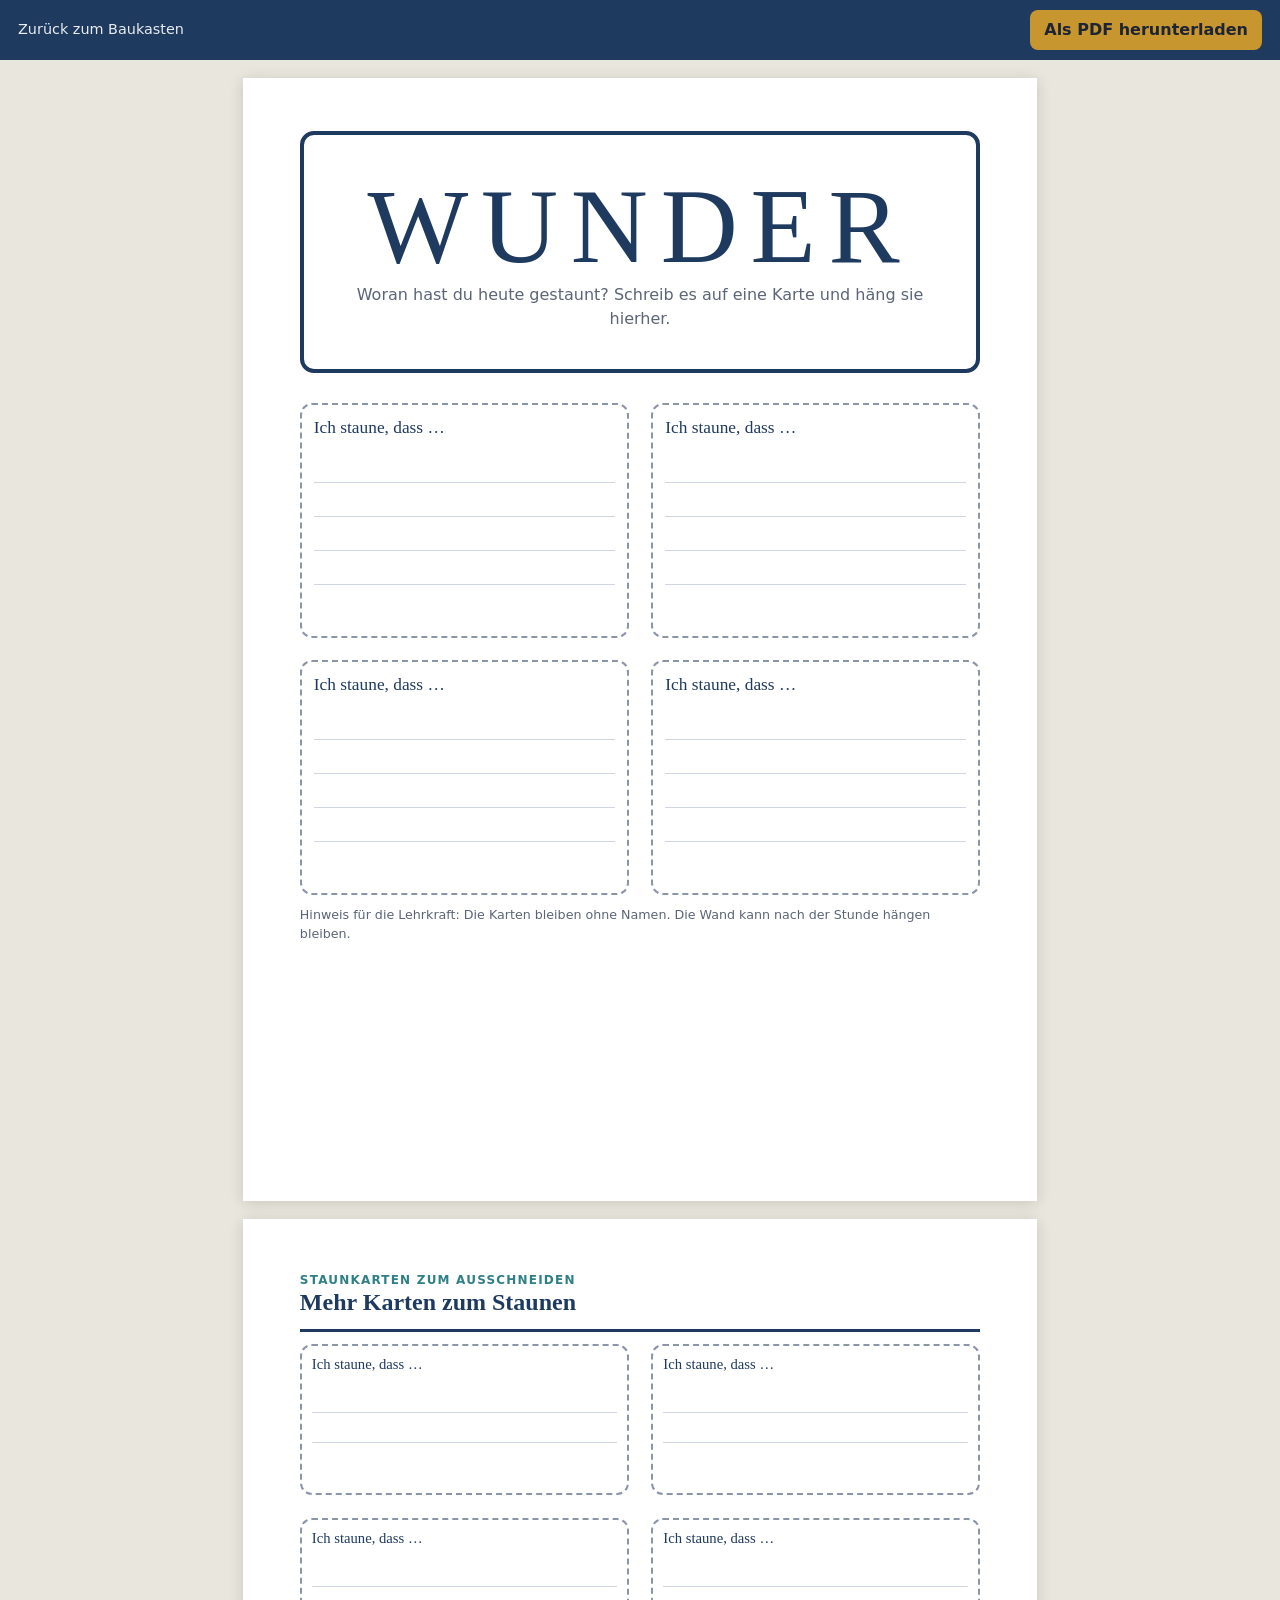
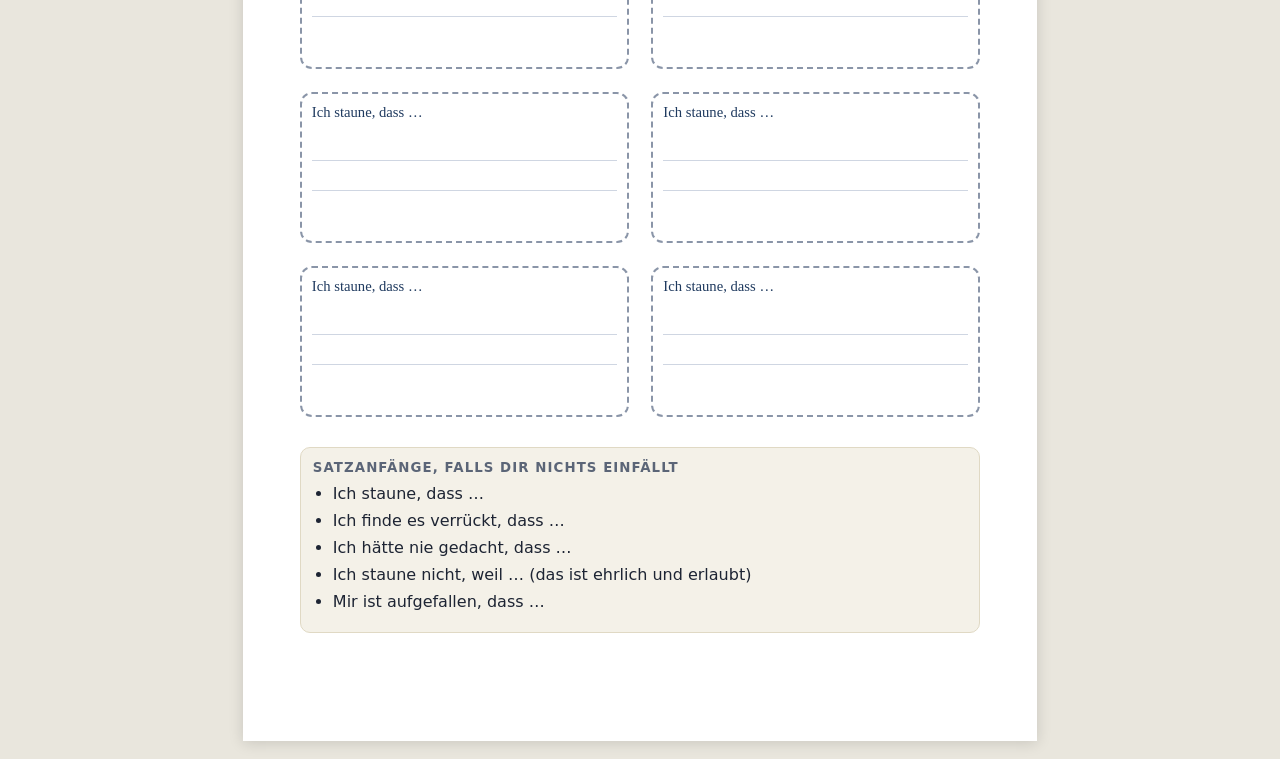
<file: material/staunkarten.html>
<!DOCTYPE html><html lang="de"><head><meta charset="utf-8"><meta name="viewport" content="width=device-width, initial-scale=1"><title>Staunkarten</title><link rel="stylesheet" href="material.css"><style>.wall{border:4px solid var(--navy);border-radius:14px;text-align:center;padding:10mm 6mm;margin-bottom:8mm}.wall .w{font-family:Georgia,serif;font-size:80pt;letter-spacing:.12em;color:var(--navy);line-height:1}.wall p{margin:4px 0 0;color:var(--muted)}.k{font-family:Georgia,serif;font-size:13pt;color:var(--navy);margin:0}.card.s{min-height:40mm;padding:7px 10px}.card.s .k{font-size:11pt}.card.s .lines i{height:8mm}</style></head><body>
<div class="toolbar"><a href="../index.html#bibliothek">Zurück zum Baukasten</a><button onclick="window.print()">Als PDF herunterladen</button></div>
<div class="page">
<div class="wall"><div class="w">WUNDER</div><p>Woran hast du heute gestaunt? Schreib es auf eine Karte und häng sie hierher.</p></div>
<div class="cards">
<div class="card"><p class="k">Ich staune, dass …</p><div class="lines"><i></i><i></i><i></i><i></i></div></div>
<div class="card"><p class="k">Ich staune, dass …</p><div class="lines"><i></i><i></i><i></i><i></i></div></div>
<div class="card"><p class="k">Ich staune, dass …</p><div class="lines"><i></i><i></i><i></i><i></i></div></div>
<div class="card"><p class="k">Ich staune, dass …</p><div class="lines"><i></i><i></i><i></i><i></i></div></div>
</div>
<p class="hint" style="margin-top:10px">Hinweis für die Lehrkraft: Die Karten bleiben ohne Namen. Die Wand kann nach der Stunde hängen bleiben.</p>
</div>
<div class="page">
<div class="head"><div><div class="kicker">Staunkarten zum Ausschneiden</div><h1 style="font-size:18pt">Mehr Karten zum Staunen</h1></div></div>
<div class="cards">
<div class="card s"><p class="k">Ich staune, dass …</p><div class="lines"><i></i><i></i></div></div>
<div class="card s"><p class="k">Ich staune, dass …</p><div class="lines"><i></i><i></i></div></div>
<div class="card s"><p class="k">Ich staune, dass …</p><div class="lines"><i></i><i></i></div></div>
<div class="card s"><p class="k">Ich staune, dass …</p><div class="lines"><i></i><i></i></div></div>
<div class="card s"><p class="k">Ich staune, dass …</p><div class="lines"><i></i><i></i></div></div>
<div class="card s"><p class="k">Ich staune, dass …</p><div class="lines"><i></i><i></i></div></div>
<div class="card s"><p class="k">Ich staune, dass …</p><div class="lines"><i></i><i></i></div></div>
<div class="card s"><p class="k">Ich staune, dass …</p><div class="lines"><i></i><i></i></div></div>
</div>
<div class="box soft" style="margin-top:8mm"><h3 style="margin-top:0">Satzanfänge, falls dir nichts einfällt</h3>
<ul>
<li>Ich staune, dass …</li>
<li>Ich finde es verrückt, dass …</li>
<li>Ich hätte nie gedacht, dass …</li>
<li>Ich staune nicht, weil … (das ist ehrlich und erlaubt)</li>
<li>Mir ist aufgefallen, dass …</li>
</ul></div>
</div>
</body></html>
</file>
<file: style.css>
:root {
  --bg: #f6f4ee;
  --surface: #ffffff;
  --surface2: #f0ece1;
  --ink: #1d2433;
  --muted: #5b6577;
  --line: #e1dccd;
  --navy: #1f3a5f;
  --gold: #c8962e;
  --ok: #3d7d4b;
  --warn: #b8613a;
  --shadow: 0 1px 3px rgba(20, 30, 50, .08);
  color-scheme: light;
}
:root[data-theme="dark"] {
  --bg: #12161f;
  --surface: #1b2130;
  --surface2: #232a3c;
  --ink: #e8ebf2;
  --muted: #9aa5ba;
  --line: #2e3750;
  --navy: #8fb0e0;
  --gold: #e0b24e;
  --ok: #6fbf84;
  --warn: #e08a62;
  --shadow: 0 1px 3px rgba(0, 0, 0, .4);
  color-scheme: dark;
}
@media (prefers-color-scheme: dark) {
  :root:not([data-theme="light"]) {
    --bg: #12161f; --surface: #1b2130; --surface2: #232a3c; --ink: #e8ebf2; --muted: #9aa5ba;
    --line: #2e3750; --navy: #8fb0e0; --gold: #e0b24e; --ok: #6fbf84; --warn: #e08a62;
    --shadow: 0 1px 3px rgba(0, 0, 0, .4); color-scheme: dark;
  }
}
* { box-sizing: border-box; }
html { scroll-behavior: smooth; }
body {
  margin: 0; background: var(--bg); color: var(--ink);
  font: 16px/1.55 "Avenir Next", "Segoe UI", system-ui, sans-serif;
}
h1, h2, h3 { margin: 0; line-height: 1.2; }
h1, h2 { font-family: Georgia, "Times New Roman", serif; }
h2 { font-size: 1.55rem; }
h3 { font-size: .78rem; letter-spacing: .08em; text-transform: uppercase; color: var(--muted); margin: 18px 0 6px; font-family: inherit; }
p { margin: 0 0 10px; }
a { color: var(--navy); }
button { font: inherit; color: inherit; }
:focus-visible { outline: 3px solid var(--gold); outline-offset: 2px; }

.shell { display: grid; grid-template-columns: 330px minmax(0, 1fr); gap: 36px; max-width: 1420px; margin: 0 auto; padding: 28px 24px 70px; }

/* ---------- Sidebar ---------- */
.side { position: sticky; top: 24px; align-self: start; max-height: calc(100vh - 48px); overflow: auto; padding-right: 4px; }
.id { display: flex; gap: 12px; align-items: center; margin-bottom: 14px; }
.logo { width: 46px; height: 46px; flex: none; }
.kicker { font-size: .72rem; letter-spacing: .1em; text-transform: uppercase; color: var(--muted); }
.side h1 { font-size: 1.5rem; }
.side .lead { color: var(--muted); font-size: .94rem; margin: 10px 0 14px; }
.mainnav { display: flex; flex-wrap: wrap; gap: 6px; margin-bottom: 16px; }
.mainnav a { text-decoration: none; font-size: .86rem; padding: 5px 11px; border-radius: 999px; border: 1px solid var(--line); background: var(--surface); color: var(--ink); }
.mainnav a:hover { border-color: var(--navy); }

.panel { background: var(--surface); border: 1px solid var(--line); border-radius: 16px; padding: 16px; box-shadow: var(--shadow); }
.panel h2 { font-size: 1.05rem; margin-bottom: 10px; }
.weg { list-style: none; margin: 0; padding: 0; }
.weg li { display: grid; grid-template-columns: 24px 1fr auto; gap: 8px; align-items: center; padding: 7px 0; border-bottom: 1px solid var(--line); font-size: .9rem; }
.weg li:last-child { border-bottom: 0; }
.weg .dot { width: 22px; height: 22px; border-radius: 50%; display: grid; place-items: center; background: var(--c); color: #fff; font-size: .72rem; font-weight: 700; }
.weg .empty { color: var(--muted); font-style: italic; }
.weg .min { color: var(--muted); font-variant-numeric: tabular-nums; font-size: .84rem; }
.timebar { height: 10px; border-radius: 6px; background: var(--surface2); margin: 12px 0 4px; display: flex; overflow: hidden; }
.timebar i { display: block; height: 100%; background: var(--c); transition: flex .25s; }
.timetext { font-size: .85rem; color: var(--muted); }
.timetext.over { color: var(--warn); font-weight: 600; }
.timetext.fit { color: var(--ok); font-weight: 600; }
.actions { display: grid; gap: 8px; margin-top: 12px; }
.btn { border: 1px solid var(--line); background: var(--surface); border-radius: 10px; padding: 9px 12px; cursor: pointer; font-weight: 600; font-size: .9rem; }
.btn:hover { border-color: var(--navy); }
.btn.primary { background: var(--navy); color: #fff; border-color: var(--navy); }
:root[data-theme="dark"] .btn.primary { color: #12161f; }
@media (prefers-color-scheme: dark) { :root:not([data-theme="light"]) .btn.primary { color: #12161f; } }
.btn.primary:hover { filter: brightness(1.1); }
.linkrow { display: none; margin-top: 8px; }
.linkrow.show { display: block; }
.linkrow input { width: 100%; padding: 8px 10px; border: 1px solid var(--line); border-radius: 8px; background: var(--surface2); color: var(--ink); font: inherit; font-size: .8rem; }
.sidefoot { margin-top: 14px; display: flex; justify-content: space-between; align-items: center; font-size: .8rem; color: var(--muted); }
.theme { background: none; border: 1px solid var(--line); border-radius: 999px; padding: 4px 12px; cursor: pointer; font-size: .8rem; }

/* ---------- Main ---------- */
main section { margin-bottom: 44px; scroll-margin-top: 20px; }
.hero { background: linear-gradient(135deg, #14243d, #1f3a5f 60%, #30507c); color: #fff; border-radius: 20px; padding: 34px 36px; position: relative; overflow: hidden; }
.hero::after { content: ""; position: absolute; right: -70px; top: -70px; width: 240px; height: 240px; border-radius: 50%; border: 2px solid rgba(255,255,255,.18); box-shadow: 0 0 0 30px rgba(255,255,255,.05), 0 0 0 64px rgba(255,255,255,.03); }
.hero h2 { font-size: 2.1rem; position: relative; z-index: 1; }
.hero p { color: #d6e0ef; max-width: 640px; margin-top: 12px; position: relative; z-index: 1; }
.chiprow { display: flex; flex-wrap: wrap; gap: 8px; margin-top: 16px; position: relative; z-index: 1; }
.chiprow span { background: rgba(255,255,255,.14); border-radius: 999px; padding: 4px 12px; font-size: .84rem; }

.secthead { display: flex; justify-content: space-between; align-items: flex-end; gap: 16px; flex-wrap: wrap; margin-bottom: 14px; }
.secthead p { color: var(--muted); margin: 6px 0 0; max-width: 640px; }

.presets { display: flex; flex-wrap: wrap; gap: 10px; margin-bottom: 18px; }
.preset { text-align: left; background: var(--surface); border: 1px solid var(--line); border-radius: 12px; padding: 10px 14px; cursor: pointer; max-width: 270px; box-shadow: var(--shadow); }
.preset:hover { border-color: var(--navy); }
.preset b { display: block; font-size: .95rem; }
.preset span { font-size: .8rem; color: var(--muted); }
.preset.on { border-color: var(--navy); box-shadow: 0 0 0 2px var(--navy) inset; }

/* Diagramm */
.board { position: relative; }
.board svg { position: absolute; inset: 0; width: 100%; height: 100%; pointer-events: none; overflow: visible; }
.board svg path { fill: none; stroke: var(--navy); stroke-width: 3; stroke-linecap: round; stroke-dasharray: 2 7; opacity: .75; animation: flow 1.2s linear infinite; }
@keyframes flow { to { stroke-dashoffset: -9; } }
.cols { position: relative; display: grid; grid-template-columns: repeat(5, minmax(0, 1fr)); gap: 22px; align-items: start; }
.col { --c: #3b5b8f; }
.colhead { border-top: 5px solid var(--c); background: var(--surface); border-radius: 0 0 12px 12px; padding: 10px 12px; margin-bottom: 12px; box-shadow: var(--shadow); }
.colhead .no { display: inline-grid; place-items: center; width: 24px; height: 24px; border-radius: 50%; background: var(--c); color: #fff; font-weight: 700; font-size: .8rem; margin-right: 6px; }
.colhead b { font-family: Georgia, serif; font-size: 1.02rem; }
.colhead small { display: block; color: var(--muted); font-size: .78rem; margin-top: 2px; }
.node {
  position: relative; background: var(--surface); border: 2px solid var(--line); border-radius: 14px; padding: 12px 12px 10px; margin-bottom: 12px; cursor: pointer;
  box-shadow: var(--shadow); transition: transform .12s, border-color .12s, box-shadow .12s;
}
.node:hover { transform: translateY(-2px); border-color: var(--c); }
.node[aria-checked="true"] { border-color: var(--c); box-shadow: 0 0 0 3px color-mix(in srgb, var(--c) 28%, transparent), var(--shadow); background: color-mix(in srgb, var(--c) 8%, var(--surface)); }
.node[aria-checked="true"]::after { content: "\2713"; position: absolute; top: -10px; right: -8px; width: 26px; height: 26px; border-radius: 50%; background: var(--c); color: #fff; display: grid; place-items: center; font-weight: 700; font-size: .9rem; }
.node b { display: block; font-size: .96rem; line-height: 1.25; margin-bottom: 4px; }
.node p { font-size: .82rem; color: var(--muted); margin: 0 0 8px; line-height: 1.4; }
.tags { display: flex; flex-wrap: wrap; gap: 5px; align-items: center; }
.tag { font-size: .72rem; padding: 2px 8px; border-radius: 999px; background: var(--surface2); color: var(--muted); font-weight: 600; }
.tag.min { background: color-mix(in srgb, var(--c) 18%, var(--surface)); color: var(--ink); }
.tag.prep-hoch { color: var(--warn); }
.detailbtn { margin-left: auto; border: 0; background: none; color: var(--c); font-size: .8rem; font-weight: 700; cursor: pointer; padding: 2px 4px; text-decoration: underline; text-underline-offset: 3px; }
:root[data-theme="dark"] .detailbtn { color: var(--ink); }
.skip { width: 100%; border: 1.5px dashed var(--line); background: none; border-radius: 12px; padding: 7px; color: var(--muted); font-size: .82rem; cursor: pointer; }
.skip:hover { border-color: var(--c); color: var(--ink); }
.skip[aria-pressed="true"] { border-style: solid; border-color: var(--c); color: var(--ink); background: color-mix(in srgb, var(--c) 8%, var(--surface)); }
.legend { margin-top: 10px; color: var(--muted); font-size: .84rem; }

/* Bibliothek */
.lib { display: grid; grid-template-columns: repeat(auto-fill, minmax(280px, 1fr)); gap: 14px; }
.libcard { background: var(--surface); border: 1px solid var(--line); border-radius: 14px; padding: 14px 16px; box-shadow: var(--shadow); }
.libcard h3 { margin: 0 0 8px; }
.libcard ul { margin: 0; padding-left: 18px; font-size: .92rem; }
.libcard li { margin-bottom: 4px; }
.mat { display: grid; grid-template-columns: repeat(auto-fill, minmax(250px, 1fr)); gap: 12px; margin-top: 8px; }
.mat a { display: block; text-decoration: none; background: var(--surface); border: 1px solid var(--line); border-radius: 14px; padding: 14px 16px; color: var(--ink); box-shadow: var(--shadow); }
.mat a:hover { border-color: var(--navy); transform: translateY(-2px); }
.mat b { display: block; }
.mat span { font-size: .84rem; color: var(--muted); }
.mat em { font-style: normal; font-size: .76rem; color: var(--navy); font-weight: 700; }

.notes { display: grid; grid-template-columns: repeat(auto-fit, minmax(260px, 1fr)); gap: 14px; }
.note { background: var(--surface); border-left: 4px solid var(--gold); border-radius: 0 12px 12px 0; padding: 12px 16px; box-shadow: var(--shadow); }
.note b { display: block; margin-bottom: 3px; }
.note p { color: var(--muted); font-size: .92rem; margin: 0; }

footer { color: var(--muted); font-size: .82rem; margin-top: 10px; }

/* Dialog */
dialog { border: 0; border-radius: 18px; padding: 0; width: min(720px, calc(100vw - 28px)); max-height: calc(100vh - 40px); background: var(--surface); color: var(--ink); box-shadow: 0 20px 60px rgba(0,0,0,.35); }
dialog::backdrop { background: rgba(10, 16, 28, .55); }
.dlg { padding: 24px 26px 22px; border-top: 8px solid var(--c); overflow: auto; max-height: calc(100vh - 40px); }
.dlg h2 { font-size: 1.5rem; margin: 4px 0 6px; }
.dlg .phase { font-size: .76rem; letter-spacing: .1em; text-transform: uppercase; color: var(--c); font-weight: 700; }
.dlg ol { padding: 0; margin: 0; list-style: none; }
.dlg ol li { display: grid; grid-template-columns: 52px 1fr; gap: 8px; padding: 6px 0; border-bottom: 1px solid var(--line); }
.dlg ol li:last-child { border-bottom: 0; }
.dlg ol .t { font-weight: 700; color: var(--c); font-variant-numeric: tabular-nums; }
:root[data-theme="dark"] .dlg ol .t { color: var(--ink); }
.say { border-left: 3px solid var(--gold); background: color-mix(in srgb, var(--gold) 10%, var(--surface)); padding: 8px 14px; margin: 8px 0; border-radius: 0 10px 10px 0; font-style: italic; }
.say span { display: block; font-style: normal; font-size: .7rem; letter-spacing: .08em; text-transform: uppercase; color: var(--gold); font-weight: 700; }
.tipbox { background: color-mix(in srgb, var(--warn) 10%, var(--surface)); border-left: 3px solid var(--warn); padding: 8px 14px; border-radius: 0 10px 10px 0; font-size: .93rem; }
.dlgfoot { display: flex; gap: 10px; flex-wrap: wrap; margin-top: 18px; }
.matlinks { display: flex; flex-wrap: wrap; gap: 8px; }
.matlinks a { text-decoration: none; background: var(--surface2); border: 1px solid var(--line); border-radius: 10px; padding: 6px 12px; font-size: .88rem; }
.matlinks a:hover { border-color: var(--navy); }

/* Druckfassung des eigenen Plans */
#planprint { display: none; }
.pp h1 { font-size: 22pt; margin-bottom: 4px; color: #1f3a5f; }
.pp .sub { color: #5b6577; margin-bottom: 12px; }
.pp .blk { border-left: 6px solid var(--c); padding: 8px 14px; margin-bottom: 12px; break-inside: avoid; }
.pp .blk h2 { font-size: 14pt; margin-bottom: 2px; }
.pp .blk .when { font-size: 9.5pt; color: #5b6577; margin-bottom: 4px; }
.pp ol { padding-left: 18px; margin: 4px 0; }
.pp .q { font-style: italic; margin: 4px 0; }
.pp .m { font-size: 9.5pt; color: #5b6577; }

/* Mobil */
@media (max-width: 1100px) {
  .cols { grid-template-columns: 1fr; gap: 6px; }
  .board svg { display: none; }
  .col { margin-bottom: 14px; }
  .colhead { border-radius: 12px; }
}
@media (max-width: 900px) {
  .shell { grid-template-columns: 1fr; gap: 20px; padding: 16px 16px 60px; }
  .side { position: static; max-height: none; }
  .hero { padding: 24px 22px; }
  .hero h2 { font-size: 1.6rem; }
}
@media print {
  @page { size: A4; margin: 14mm; }
  body { background: #fff; color: #1d2433; font-size: 11pt; }
  .shell { display: block; padding: 0; }
  .side { display: none; }
  body.print-plan .shell { display: none; }
  body.print-plan #planprint { display: block; }
  dialog { display: none !important; }
  * { -webkit-print-color-adjust: exact; print-color-adjust: exact; }
}
@media (prefers-reduced-motion: reduce) {
  .board svg path { animation: none; }
  html { scroll-behavior: auto; }
}
</file>
<file: material/material.css>
/* Gemeinsames Stylesheet für alle druckbaren Arbeitsblätter und Karten */
:root {
  --ink: #1d2433;
  --muted: #5b6577;
  --paper: #ffffff;
  --line: #cfd6e2;
  --navy: #1f3a5f;
  --gold: #c8962e;
  --soft: #f4f1e8;
  --accent: #2f7f86;
}
* { box-sizing: border-box; }
html { background: #e9e6dd; }
body {
  margin: 0; color: var(--ink);
  font: 16px/1.5 "Avenir Next", "Segoe UI", system-ui, sans-serif;
}
.toolbar {
  position: sticky; top: 0; z-index: 5; display: flex; gap: 10px; align-items: center; justify-content: space-between;
  padding: 10px 18px; background: var(--navy); color: #fff;
}
.toolbar a { color: #fff; text-decoration: none; font-size: .9rem; opacity: .9; }
.toolbar a:hover { opacity: 1; text-decoration: underline; }
.toolbar button {
  border: 0; border-radius: 8px; padding: 8px 14px; background: var(--gold); color: #1d2433; font: inherit; font-weight: 700; cursor: pointer;
}
.page {
  width: 210mm; min-height: 297mm; margin: 18px auto; padding: 14mm 15mm; background: var(--paper);
  box-shadow: 0 2px 14px rgba(0,0,0,.14);
}
.page + .page { margin-top: 18px; }
h1 { font-family: Georgia, "Times New Roman", serif; font-size: 24pt; line-height: 1.15; margin: 0 0 4px; color: var(--navy); }
h2 { font-family: Georgia, serif; font-size: 15pt; margin: 16px 0 6px; color: var(--navy); }
h3 { font-size: 10pt; letter-spacing: .08em; text-transform: uppercase; color: var(--muted); margin: 14px 0 4px; }
p { margin: 0 0 8px; }
.sub { color: var(--muted); margin-bottom: 10px; }
.head { display: flex; justify-content: space-between; align-items: flex-end; gap: 14px; border-bottom: 3px solid var(--navy); padding-bottom: 8px; margin-bottom: 12px; }
.head .kicker { font-size: 9pt; letter-spacing: .1em; text-transform: uppercase; color: var(--accent); font-weight: 700; }
.namefield { font-size: 10pt; color: var(--muted); white-space: nowrap; }
.namefield span { display: inline-block; width: 48mm; border-bottom: 1px solid var(--ink); margin-left: 6px; }
.task { border: 2px solid var(--navy); border-radius: 12px; padding: 10px 14px; margin: 12px 0; }
.task .no { display: inline-grid; place-items: center; width: 26px; height: 26px; border-radius: 50%; background: var(--navy); color: #fff; font-weight: 700; margin-right: 8px; font-size: 11pt; }
.box { border: 1.5px solid var(--line); border-radius: 10px; padding: 10px 12px; background: #fff; }
.box.soft { background: var(--soft); border-color: #e0d9c4; }
.lines { margin-top: 8px; }
.lines i { display: block; border-bottom: 1px solid var(--line); height: 9mm; }
.grid2 { display: grid; grid-template-columns: 1fr 1fr; gap: 10px; }
.grid3 { display: grid; grid-template-columns: repeat(3, 1fr); gap: 10px; }
.cards { display: grid; grid-template-columns: 1fr 1fr; gap: 6mm; }
.card {
  border: 2px dashed #8a95a8; border-radius: 12px; padding: 10px 12px; background: #fff; break-inside: avoid; min-height: 62mm;
}
.card .cn { display: inline-grid; place-items: center; min-width: 26px; height: 26px; border-radius: 50%; background: var(--navy); color: #fff; font-weight: 700; margin-right: 6px; }
.card h2 { margin: 2px 0 6px; font-size: 13pt; display: flex; align-items: center; }
.card .time { float: right; font-size: 9pt; color: var(--muted); }
.hint { font-size: 9.5pt; color: var(--muted); }
.cut { border-top: 1px dashed #8a95a8; margin: 10px 0; font-size: 8pt; color: var(--muted); text-align: center; }
ul { margin: 0 0 8px; padding-left: 20px; }
li { margin-bottom: 3px; }
.big-q { font-family: Georgia, serif; font-size: 16pt; line-height: 1.3; color: var(--navy); }
.small { font-size: 9pt; color: var(--muted); }
.foot { margin-top: 14px; font-size: 8.5pt; color: var(--muted); border-top: 1px solid var(--line); padding-top: 6px; }

@media (max-width: 800px) {
  .page { width: auto; min-height: 0; margin: 10px; padding: 16px; }
  .cards, .grid2, .grid3 { grid-template-columns: 1fr; }
  .head { flex-direction: column; align-items: flex-start; }
}
@media print {
  @page { size: A4; margin: 0; }
  html, body { background: #fff; }
  .toolbar { display: none !important; }
  .page { width: auto; margin: 0; box-shadow: none; padding: 14mm 15mm; min-height: 0; break-after: page; page-break-after: always; }
  .page:last-of-type { break-after: auto; page-break-after: auto; }
  * { -webkit-print-color-adjust: exact; print-color-adjust: exact; }
}
</file>
